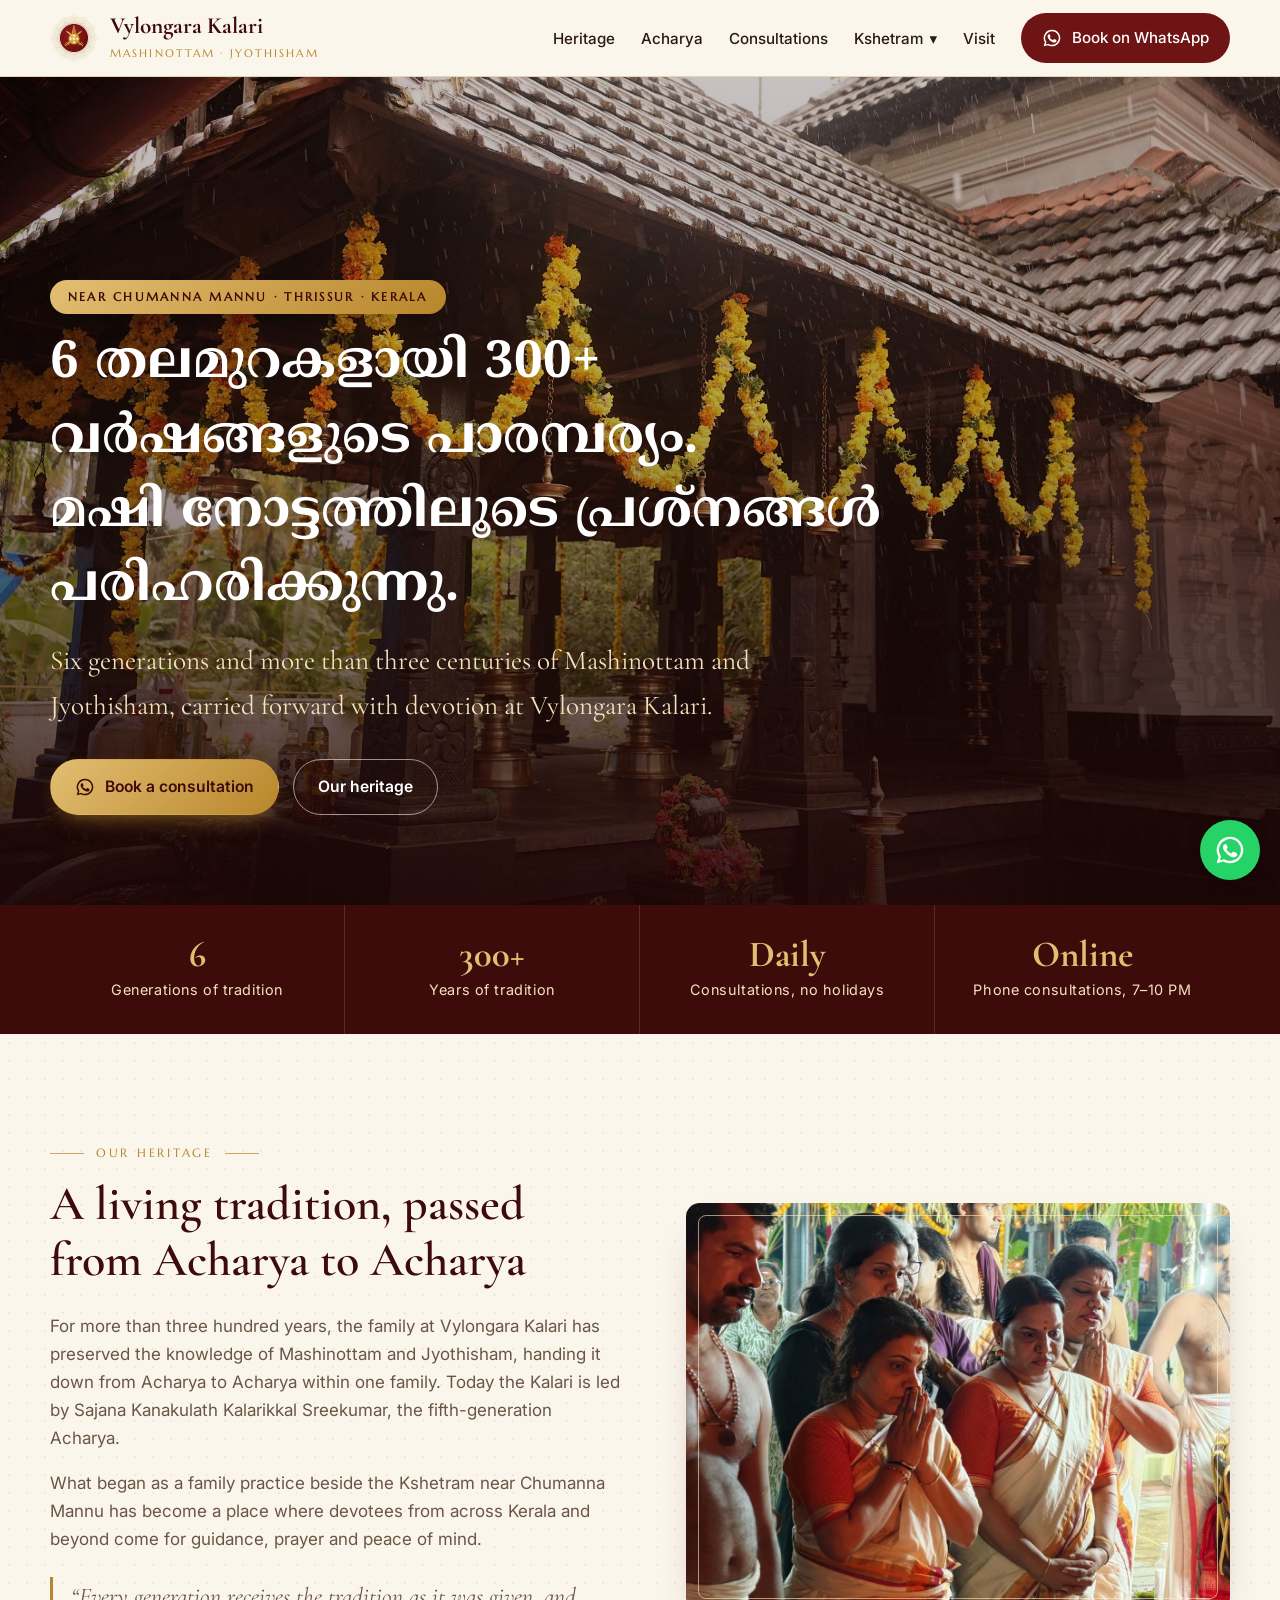
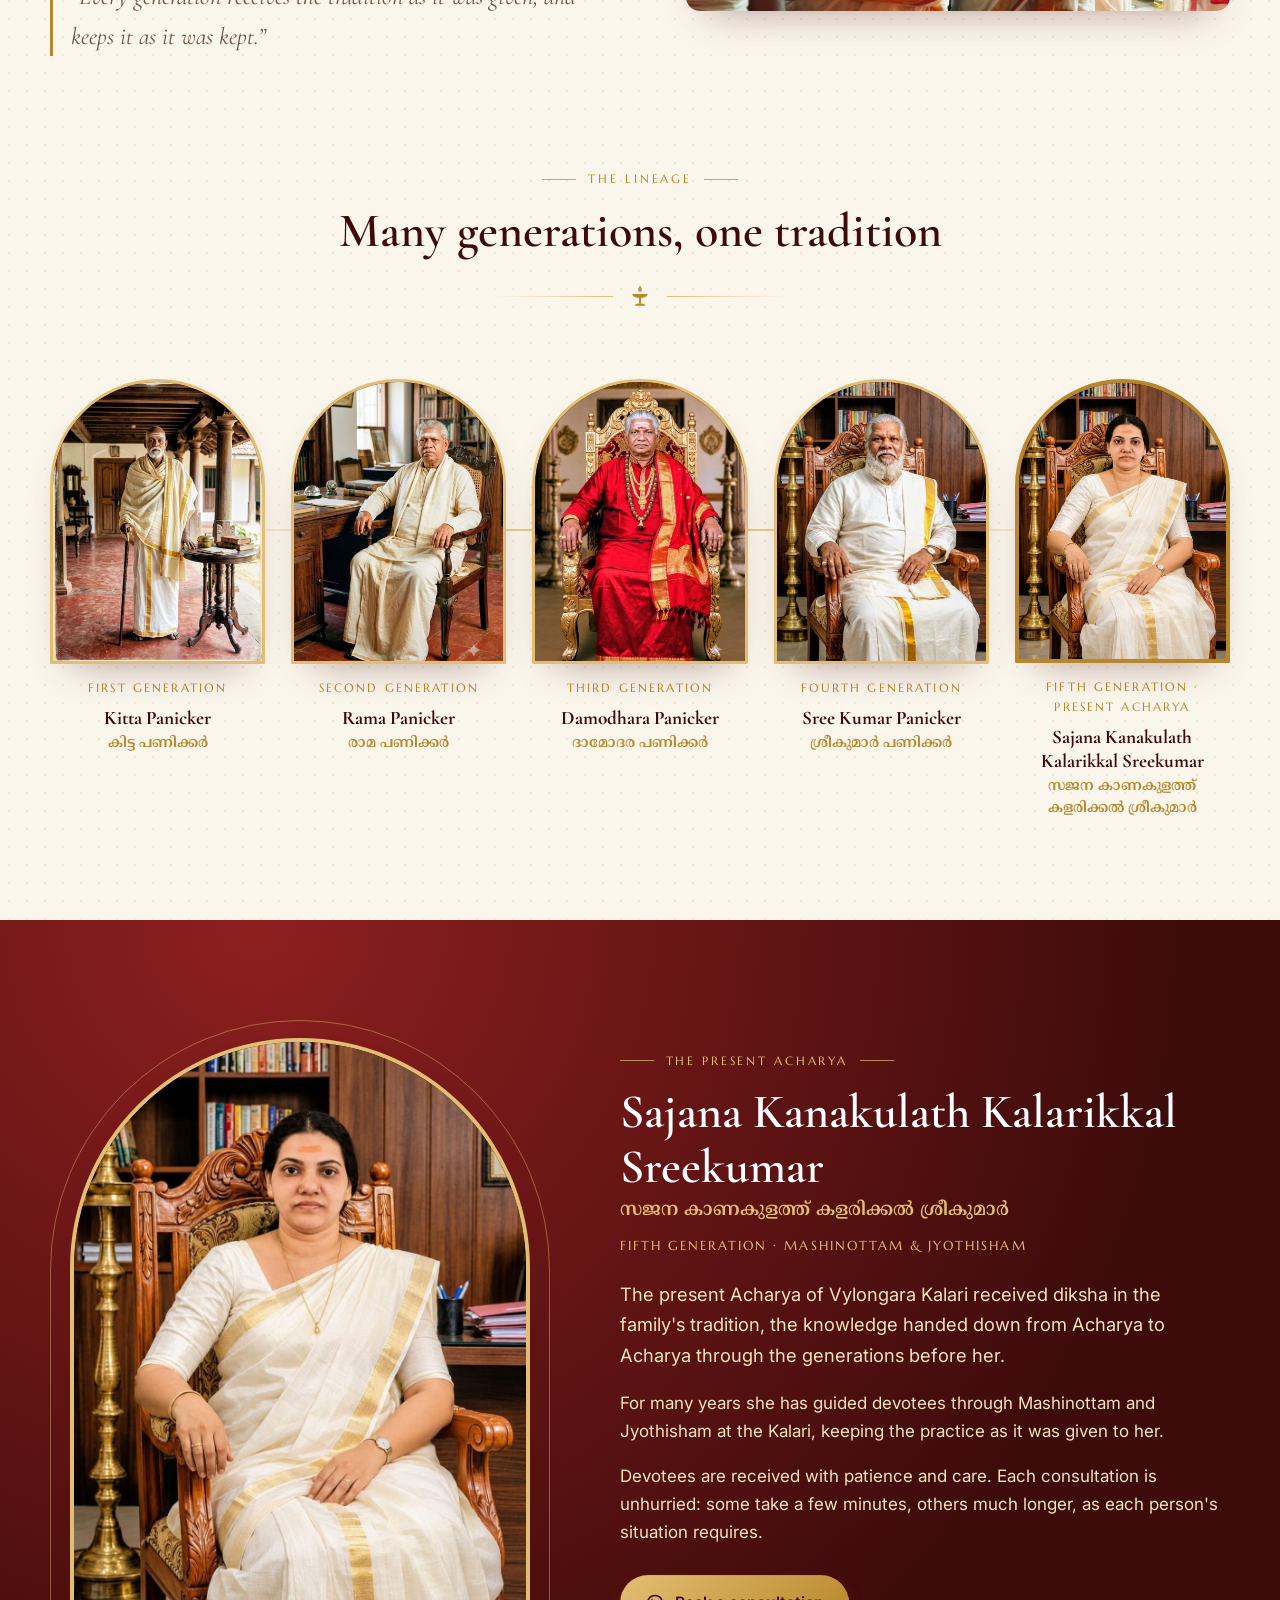
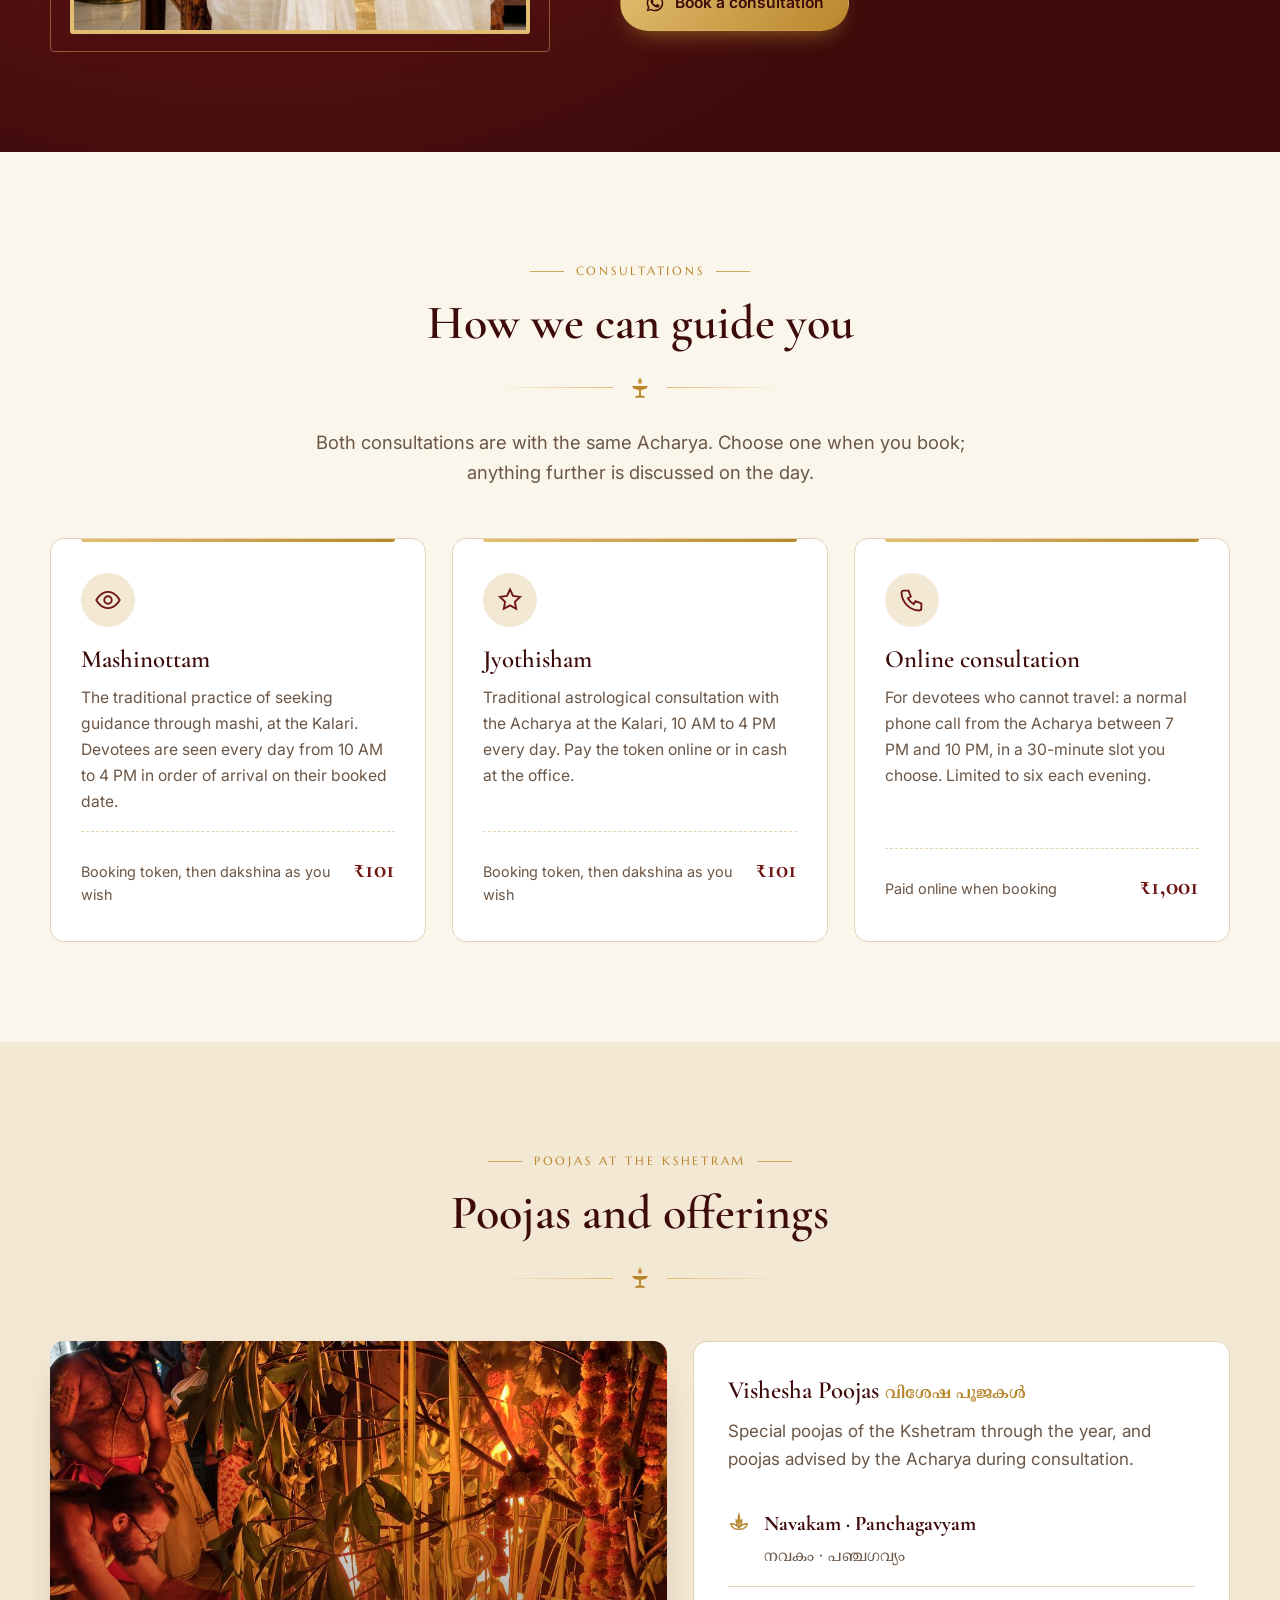
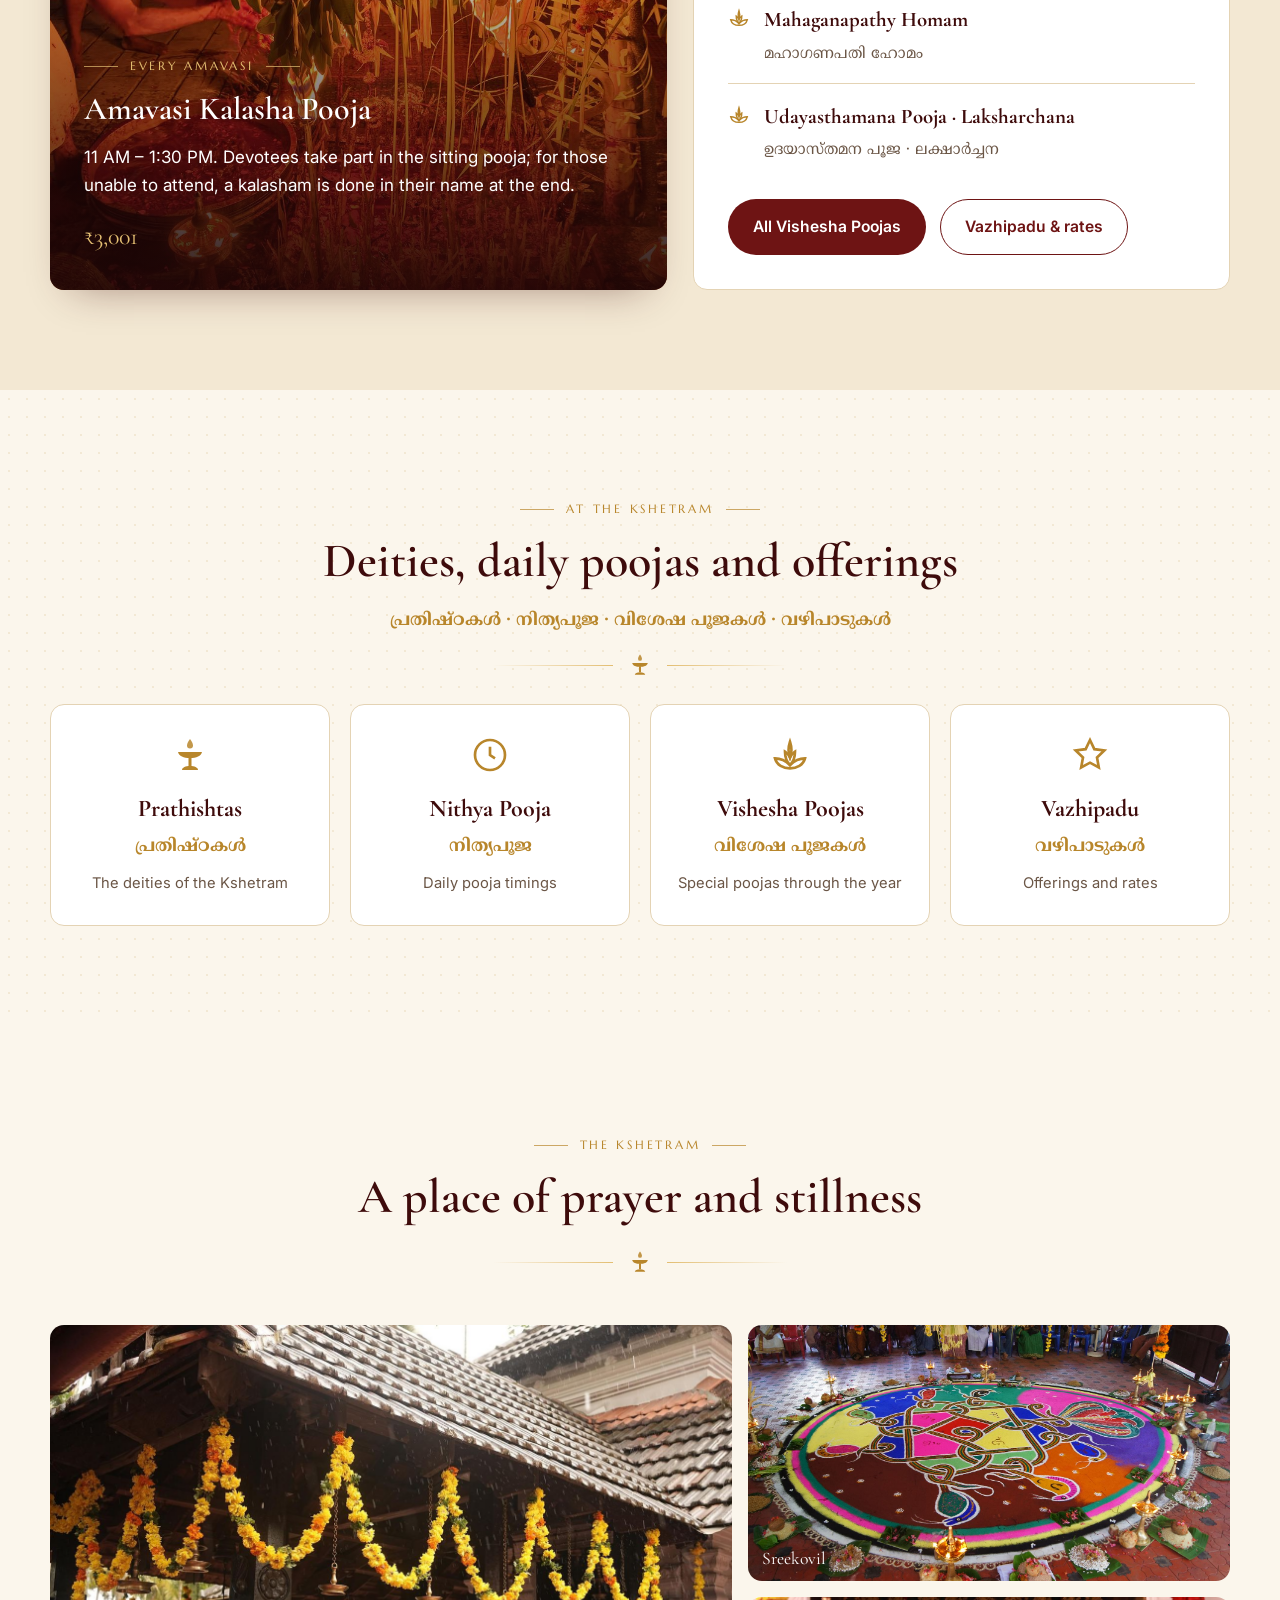
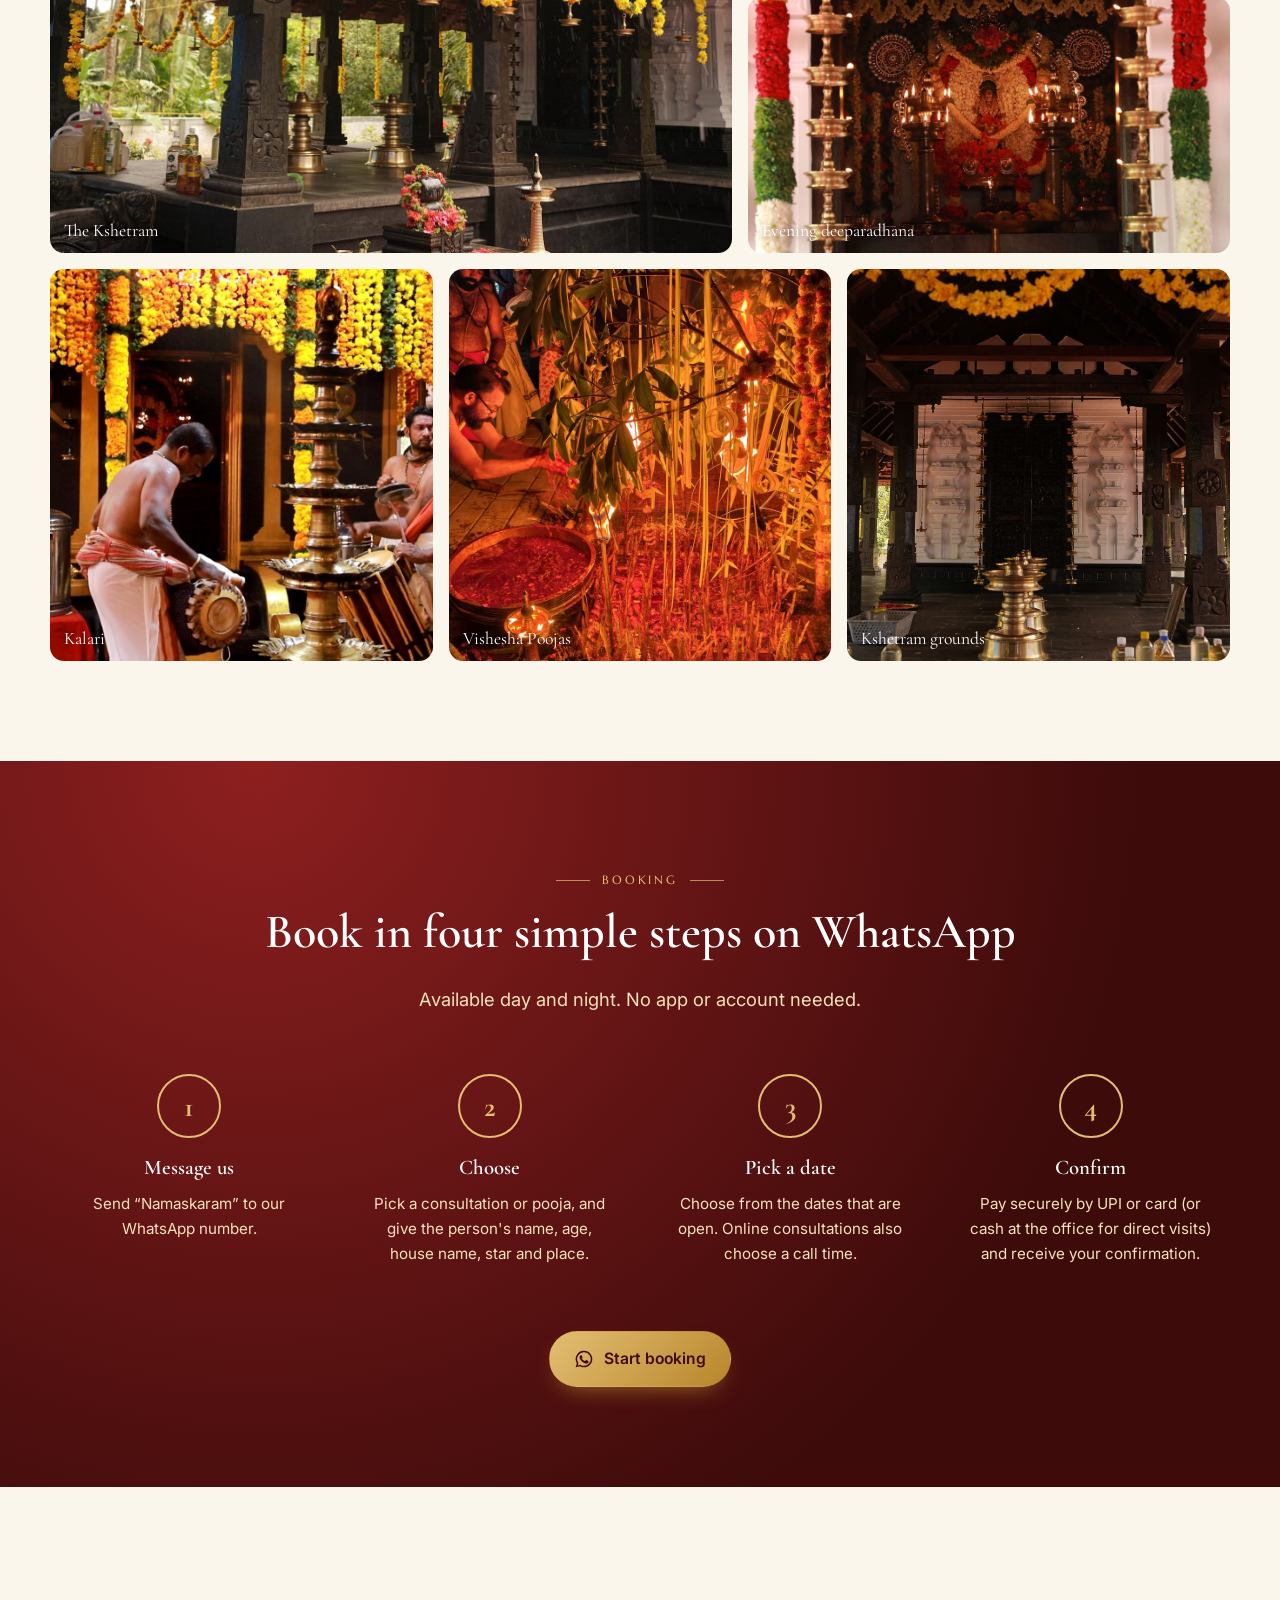
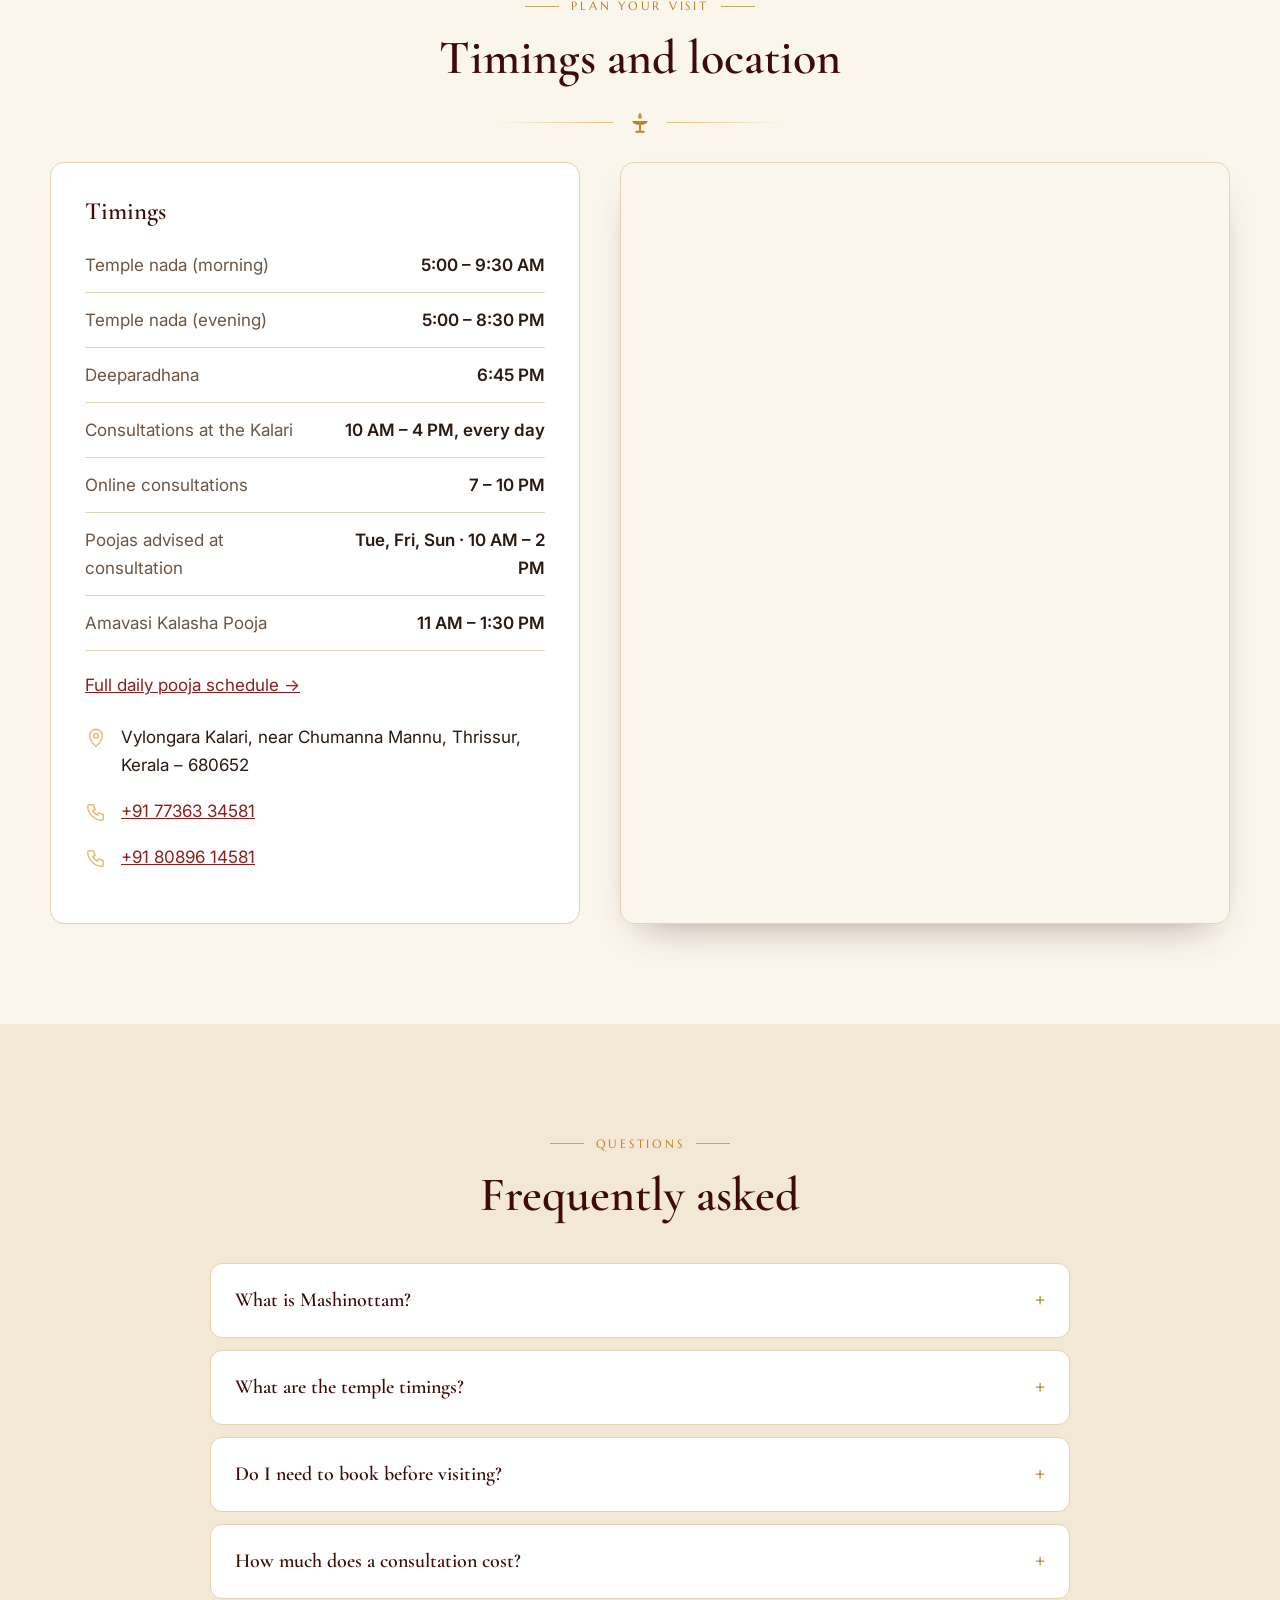
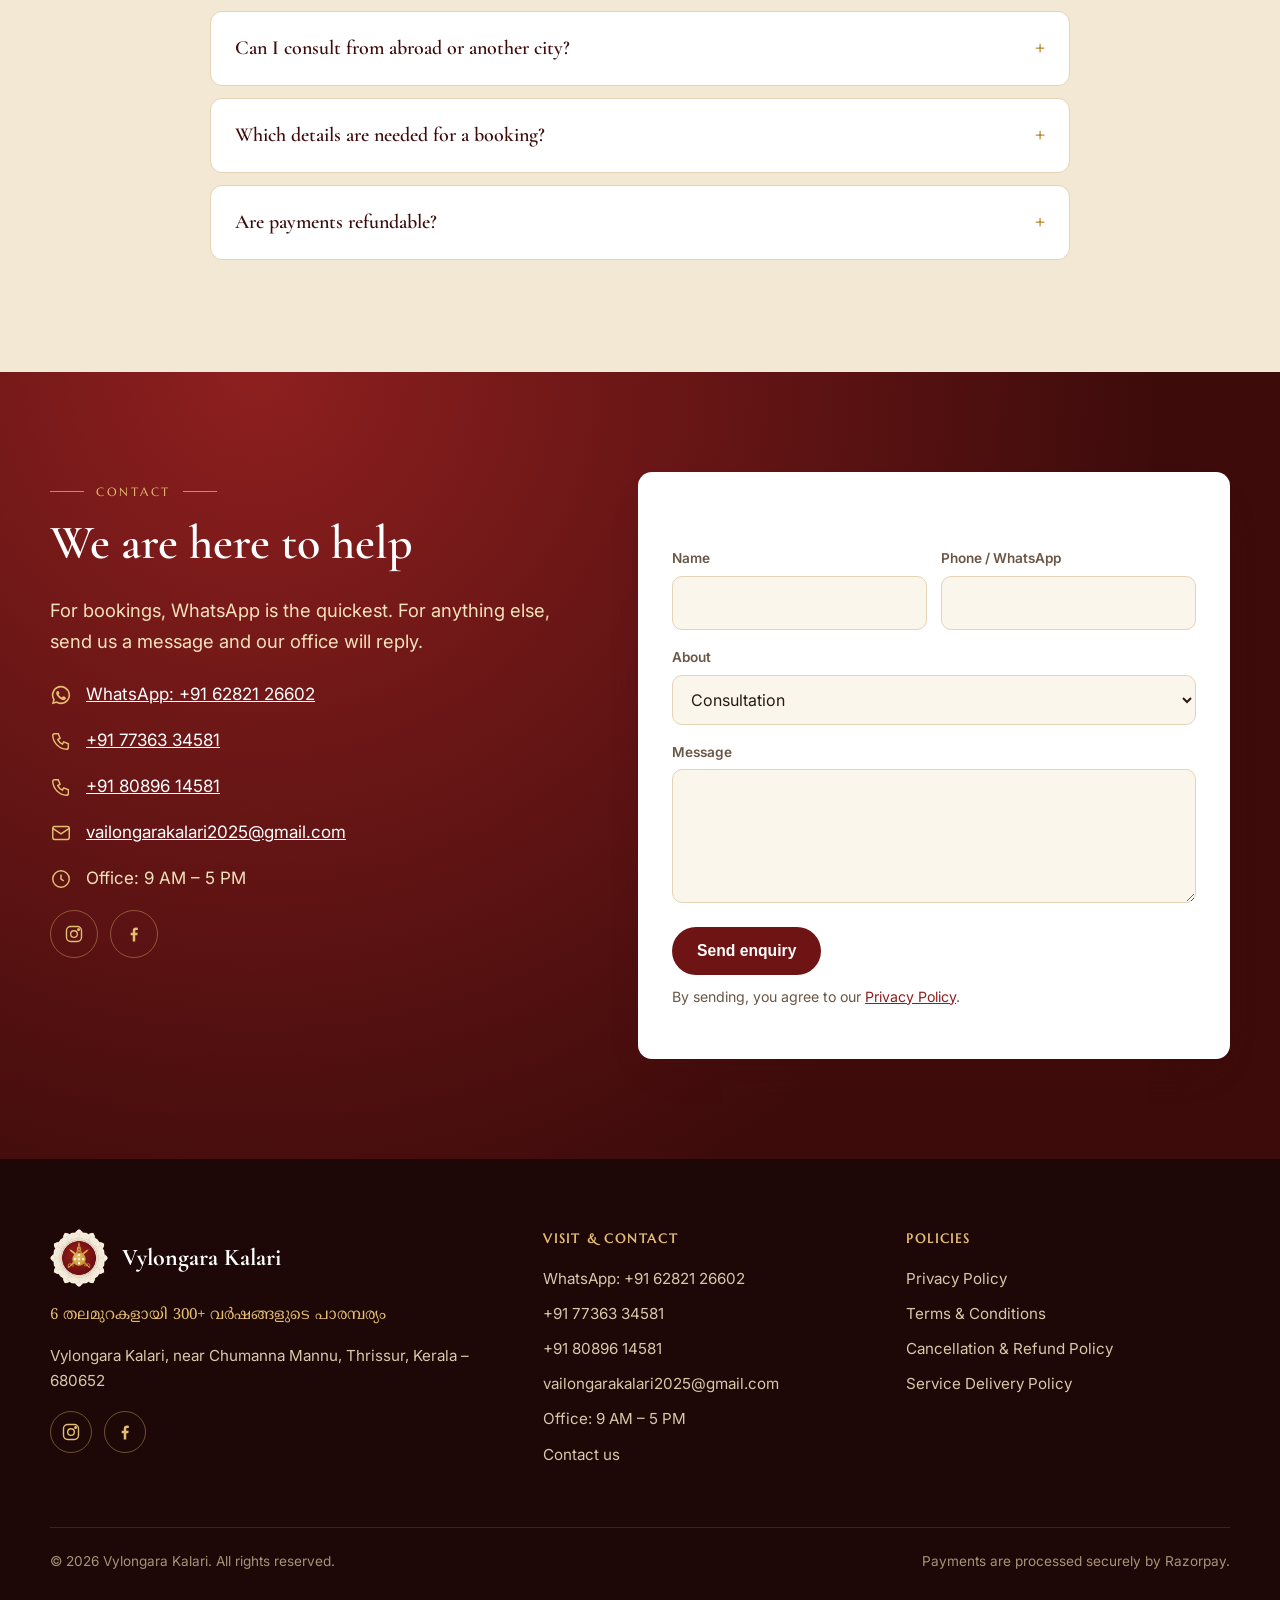
<file: index.html>
<!doctype html>
<html lang="en">
<head>
<meta charset="utf-8">
<meta name="viewport" content="width=device-width, initial-scale=1">
<title>Vylongara Kalari | Mashinottam & Jyothisham, Thrissur</title>
<meta name="description" content="Vylongara Kalari near Chumanna Mannu, Thrissur: six generations and 300+ years of Mashinottam and Jyothisham tradition. Book consultations and poojas on WhatsApp.">
<link rel="canonical" href="https://vailongarakalari.in/">
<meta property="og:type" content="website"><meta property="og:title" content="Vylongara Kalari | Mashinottam & Jyothisham, Thrissur"><meta property="og:description" content="Vylongara Kalari near Chumanna Mannu, Thrissur: six generations and 300+ years of Mashinottam and Jyothisham tradition. Book consultations and poojas on WhatsApp.">
<meta property="og:url" content="https://vailongarakalari.in/"><meta property="og:image" content="https://vailongarakalari.in/assets/img/og-image.jpg">
<meta name="theme-color" content="#6E1414">
<!-- Meta (Facebook) domain verification: paste the meta tag Meta gives you on the next line -->

<link rel="icon" type="image/png" href="/assets/img/favicon.png"><link rel="apple-touch-icon" href="/assets/img/apple-touch-icon.png">
<link rel="preconnect" href="https://fonts.googleapis.com"><link rel="preconnect" href="https://fonts.gstatic.com" crossorigin><link href="https://fonts.googleapis.com/css2?family=Cormorant+Garamond:ital,wght@0,500;0,600;0,700;1,500&family=Inter:wght@400;500;600&family=Marcellus&family=Noto+Serif+Malayalam:wght@600;700&display=swap" rel="stylesheet">
<link rel="stylesheet" href="/assets/css/style.css">

</head>
<body>
<a class="skip" href="#main">Skip to content</a>
<header class="site-header">
  <nav class="container nav" aria-label="Main">
    <a class="brand" href="/">
      <img src="/assets/img/logo.png" alt="" width="48" height="48">
      <span><span class="brand-name">Vylongara Kalari</span><span class="brand-sub">Mashinottam · Jyothisham</span></span>
    </a>
    <button class="nav-toggle" aria-label="Open menu" aria-expanded="false" aria-controls="menu"><svg viewBox="0 0 24 24" fill="none" stroke="currentColor" stroke-width="1.8" aria-hidden="true"><path d="M4 7h16M4 12h16M4 17h16"/></svg></button>
    <ul class="menu" id="menu">
      <li><a href="#heritage">Heritage</a></li>
      <li><a href="#acharya">Acharya</a></li>
      <li><a href="#services">Consultations</a></li>
      <li class="has-sub">
        <button class="sub-toggle" type="button" aria-expanded="false">Kshetram <span aria-hidden="true">▾</span></button>
        <ul class="submenu">
          <li><a href="/prathishtas.html">Prathishtas <span class="ml">പ്രതിഷ്ഠകൾ</span></a></li>
          <li><a href="/nithya-pooja.html">Nithya Pooja <span class="ml">നിത്യപൂജ</span></a></li>
          <li><a href="/vishesha-poojas.html">Vishesha Poojas <span class="ml">വിശേഷ പൂജകൾ</span></a></li>
          <li><a href="/vazhipadu.html">Vazhipadu <span class="ml">വഴിപാടുകൾ</span></a></li>
          <li><a href="#kshetram">Photos</a></li>
        </ul>
      </li>
      <li><a href="#visit">Visit</a></li>
      <li><a class="btn btn-maroon" href="https://wa.me/916282126602?text=Namaskaram" target="_blank" rel="noopener"><svg viewBox="0 0 24 24" fill="currentColor" aria-hidden="true"><path d="M12 2a10 10 0 0 0-8.6 15.1L2 22l5-1.3A10 10 0 1 0 12 2Zm0 18.2a8.2 8.2 0 0 1-4.2-1.1l-.3-.2-3 .8.8-2.9-.2-.3A8.2 8.2 0 1 1 12 20.2Zm4.5-6.1c-.2-.1-1.5-.7-1.7-.8s-.4-.1-.6.1-.7.8-.8 1-.3.2-.5.1a6.7 6.7 0 0 1-2-1.2 7.5 7.5 0 0 1-1.4-1.7c-.1-.2 0-.4.1-.5l.4-.4.2-.4v-.4l-.8-1.9c-.2-.5-.4-.4-.6-.4h-.5a1 1 0 0 0-.7.3 3 3 0 0 0-.9 2.2 5.2 5.2 0 0 0 1.1 2.7 11.8 11.8 0 0 0 4.5 4c1.7.7 2.3.8 3.2.6a2.7 2.7 0 0 0 1.8-1.2 2.2 2.2 0 0 0 .1-1.2c0-.1-.2-.2-.4-.3Z"/></svg> Book on WhatsApp</a></li>
    </ul>
  </nav>
</header>

<main id="main">
  <!-- HERO: replace /assets/img/kshetram/hero.jpg with a large photo of the Kshetram (2000×1200 or larger) -->
  <section class="hero" style="padding:0">
    <div class="hero-media"><img src="/assets/img/kshetram/hero.jpg" alt="Vylongara Kalari Kshetram" fetchpriority="high"></div>
    <div class="container hero-content">
      <span class="eyebrow">Near Chumanna Mannu · Thrissur · Kerala</span>
      <h1 class="hero-ml">6 തലമുറകളായി 300+ വർഷങ്ങളുടെ പാരമ്പര്യം.<br>മഷി നോട്ടത്തിലൂടെ പ്രശ്നങ്ങൾ പരിഹരിക്കുന്നു.</h1>
      <p class="hero-en">Six generations and more than three centuries of Mashinottam and Jyothisham, carried forward with devotion at Vylongara Kalari.</p>
      <div class="hero-actions">
        <a class="btn btn-gold" href="https://wa.me/916282126602?text=Namaskaram" target="_blank" rel="noopener"><svg viewBox="0 0 24 24" fill="currentColor" aria-hidden="true"><path d="M12 2a10 10 0 0 0-8.6 15.1L2 22l5-1.3A10 10 0 1 0 12 2Zm0 18.2a8.2 8.2 0 0 1-4.2-1.1l-.3-.2-3 .8.8-2.9-.2-.3A8.2 8.2 0 1 1 12 20.2Zm4.5-6.1c-.2-.1-1.5-.7-1.7-.8s-.4-.1-.6.1-.7.8-.8 1-.3.2-.5.1a6.7 6.7 0 0 1-2-1.2 7.5 7.5 0 0 1-1.4-1.7c-.1-.2 0-.4.1-.5l.4-.4.2-.4v-.4l-.8-1.9c-.2-.5-.4-.4-.6-.4h-.5a1 1 0 0 0-.7.3 3 3 0 0 0-.9 2.2 5.2 5.2 0 0 0 1.1 2.7 11.8 11.8 0 0 0 4.5 4c1.7.7 2.3.8 3.2.6a2.7 2.7 0 0 0 1.8-1.2 2.2 2.2 0 0 0 .1-1.2c0-.1-.2-.2-.4-.3Z"/></svg> Book a consultation</a>
        <a class="btn btn-ghost" href="#heritage">Our heritage</a>
      </div>
    </div>
  </section>

  <div class="stats">
    <div class="container">
      <div class="stat"><strong>6</strong><span>Generations of tradition</span></div>
      <div class="stat"><strong>300+</strong><span>Years of tradition</span></div>
      <div class="stat"><strong>Daily</strong><span>Consultations, no holidays</span></div>
      <div class="stat"><strong>Online</strong><span>Phone consultations, 7–10 PM</span></div>
    </div>
  </div>

  <!-- HERITAGE -->
  <section id="heritage" class="pattern">
    <div class="container">
      <div class="split">
        <div class="heritage-text reveal">
          <span class="eyebrow">Our heritage</span>
          <h2>A living tradition, passed from Acharya to Acharya</h2>
          <!-- EDIT: replace with the Kalari's own history when received -->
          <p>For more than three hundred years, the family at Vylongara Kalari has preserved the knowledge of Mashinottam and Jyothisham, handing it down from Acharya to Acharya within one family. Today the Kalari is led by Sajana Kanakulath Kalarikkal Sreekumar, the fifth-generation Acharya.</p>
          <p>What began as a family practice beside the Kshetram near Chumanna Mannu has become a place where devotees from across Kerala and beyond come for guidance, prayer and peace of mind.</p>
          <p class="quote">“Every generation receives the tradition as it was given, and keeps it as it was kept.”</p>
        </div>
        <div class="wide-img reveal"><img src="/assets/img/heritage.jpg" alt="Devotees in prayer at Vylongara Kalari" loading="lazy"></div>
      </div>
      <div class="center" style="margin-top:80px">
        <span class="eyebrow">The lineage</span>
        <h2>Many generations, one tradition</h2>
        <div class="divider"><svg viewBox="0 0 40 40" fill="currentColor" aria-hidden="true"><path d="M20 4c2.2 3 3 5 3 6.6A3 3 0 0 1 17 10.6C17 9 17.8 7 20 4z" opacity=".85"/><path d="M8 17h24c-1 4-5.5 6-12 6S9 21 8 17z"/><rect x="18.5" y="23" width="3" height="8"/><path d="M12 35c0-2.5 3.6-4 8-4s8 1.5 8 4z"/></svg></div>
      </div>
      <div class="lineage">
      <div class="gen reveal">
        <div class="arch"><img src="/assets/img/lineage/generation-1.jpg" alt="Kitta Panicker, first generation Acharya of Vylongara Kalari" loading="lazy"></div>
        <span class="num">First generation</span>
        <h4>Kitta Panicker</h4>
        <p class="ml">കിട്ട പണിക്കർ</p>
      </div>
      <div class="gen reveal">
        <div class="arch"><img src="/assets/img/lineage/generation-2.jpg" alt="Rama Panicker, second generation Acharya of Vylongara Kalari" loading="lazy"></div>
        <span class="num">Second generation</span>
        <h4>Rama Panicker</h4>
        <p class="ml">രാമ പണിക്കർ</p>
      </div>
      <div class="gen reveal">
        <div class="arch"><img src="/assets/img/lineage/generation-3.jpg" alt="Damodhara Panicker, third generation Acharya of Vylongara Kalari" loading="lazy"></div>
        <span class="num">Third generation</span>
        <h4>Damodhara Panicker</h4>
        <p class="ml">ദാമോദര പണിക്കർ</p>
      </div>
      <div class="gen reveal">
        <div class="arch"><img src="/assets/img/lineage/generation-4.jpg" alt="Sree Kumar Panicker, fourth generation Acharya of Vylongara Kalari" loading="lazy"></div>
        <span class="num">Fourth generation</span>
        <h4>Sree Kumar Panicker</h4>
        <p class="ml">ശ്രീകുമാർ പണിക്കർ</p>
      </div>
      <div class="gen current reveal">
        <div class="arch"><img src="/assets/img/lineage/generation-5.jpg" alt="Sajana Kanakulath Kalarikkal Sreekumar, fifth generation Acharya of Vylongara Kalari" loading="lazy"></div>
        <span class="num">Fifth generation · Present Acharya</span>
        <h4>Sajana Kanakulath Kalarikkal Sreekumar</h4>
        <p class="ml">സജന കാണകുളത്ത് കളരിക്കൽ ശ്രീകുമാർ</p>
      </div>
      </div>
    </div>
  </section>

  <!-- MAIN ACHARYA -->
  <section id="acharya" class="bg-maroon">
    <div class="container acharya">
      <div class="acharya-frame reveal">
        <!-- Replace /assets/img/acharya-main.jpg with a portrait of the present Acharya (1000×1300, portrait) -->
        <div class="arch"><img src="/assets/img/acharya-main.jpg" alt="Sajana Kanakulath Kalarikkal Sreekumar, present Acharya of Vylongara Kalari" loading="lazy"></div>
      </div>
      <div class="reveal">
        <span class="eyebrow" style="color:var(--gold-soft)">The present Acharya</span>
        <h2>Sajana Kanakulath Kalarikkal Sreekumar</h2>
        <p class="ml acharya-ml">സജന കാണകുളത്ത് കളരിക്കൽ ശ്രീകുമാർ</p>
        <p class="role">Fifth generation · Mashinottam &amp; Jyothisham</p>
        <p class="lead">The present Acharya of Vylongara Kalari received diksha in the family's tradition, the knowledge handed down from Acharya to Acharya through the generations before her.</p>
        <p>For many years she has guided devotees through Mashinottam and Jyothisham at the Kalari, keeping the practice as it was given to her.</p>
        <p>Devotees are received with patience and care. Each consultation is unhurried: some take a few minutes, others much longer, as each person's situation requires.</p>
        <a class="btn btn-gold" href="https://wa.me/916282126602?text=Namaskaram" target="_blank" rel="noopener" style="margin-top:12px"><svg viewBox="0 0 24 24" fill="currentColor" aria-hidden="true"><path d="M12 2a10 10 0 0 0-8.6 15.1L2 22l5-1.3A10 10 0 1 0 12 2Zm0 18.2a8.2 8.2 0 0 1-4.2-1.1l-.3-.2-3 .8.8-2.9-.2-.3A8.2 8.2 0 1 1 12 20.2Zm4.5-6.1c-.2-.1-1.5-.7-1.7-.8s-.4-.1-.6.1-.7.8-.8 1-.3.2-.5.1a6.7 6.7 0 0 1-2-1.2 7.5 7.5 0 0 1-1.4-1.7c-.1-.2 0-.4.1-.5l.4-.4.2-.4v-.4l-.8-1.9c-.2-.5-.4-.4-.6-.4h-.5a1 1 0 0 0-.7.3 3 3 0 0 0-.9 2.2 5.2 5.2 0 0 0 1.1 2.7 11.8 11.8 0 0 0 4.5 4c1.7.7 2.3.8 3.2.6a2.7 2.7 0 0 0 1.8-1.2 2.2 2.2 0 0 0 .1-1.2c0-.1-.2-.2-.4-.3Z"/></svg> Book a consultation</a>
      </div>
    </div>
  </section>

  <!-- SERVICES -->
  <section id="services">
    <div class="container">
      <div class="center">
        <span class="eyebrow">Consultations</span>
        <h2>How we can guide you</h2>
        <div class="divider"><svg viewBox="0 0 40 40" fill="currentColor" aria-hidden="true"><path d="M20 4c2.2 3 3 5 3 6.6A3 3 0 0 1 17 10.6C17 9 17.8 7 20 4z" opacity=".85"/><path d="M8 17h24c-1 4-5.5 6-12 6S9 21 8 17z"/><rect x="18.5" y="23" width="3" height="8"/><path d="M12 35c0-2.5 3.6-4 8-4s8 1.5 8 4z"/></svg></div>
        <p class="lead">Both consultations are with the same Acharya. Choose one when you book; anything further is discussed on the day.</p>
      </div>
      <div class="cards">
        <article class="card reveal">
          <div class="icon"><svg viewBox="0 0 24 24" fill="none" stroke="currentColor" stroke-width="1.6" aria-hidden="true"><path d="M2 12s3.6-7 10-7 10 7 10 7-3.6 7-10 7S2 12 2 12Z"/><circle cx="12" cy="12" r="3.2"/></svg></div>
          <h3>Mashinottam</h3>
          <p>The traditional practice of seeking guidance through mashi, at the Kalari. Devotees are seen every day from 10 AM to 4 PM in order of arrival on their booked date.</p>
          <div class="meta"><span>Booking token, then dakshina as you wish</span><span class="price">₹101</span></div>
        </article>
        <article class="card reveal">
          <div class="icon"><svg viewBox="0 0 24 24" fill="none" stroke="currentColor" stroke-width="1.6" aria-hidden="true"><path d="m12 3 2.6 5.5 6 .8-4.4 4.2 1.1 6L12 16.6 6.7 19.5l1.1-6L3.4 9.3l6-.8L12 3Z"/></svg></div>
          <h3>Jyothisham</h3>
          <p>Traditional astrological consultation with the Acharya at the Kalari, 10 AM to 4 PM every day. Pay the token online or in cash at the office.</p>
          <div class="meta"><span>Booking token, then dakshina as you wish</span><span class="price">₹101</span></div>
        </article>
        <article class="card reveal">
          <div class="icon"><svg viewBox="0 0 24 24" fill="none" stroke="currentColor" stroke-width="1.6" aria-hidden="true"><path d="M5 4h4l2 5-2.5 1.5a11 11 0 0 0 5 5L15 13l5 2v4a2 2 0 0 1-2 2A16 16 0 0 1 3 6a2 2 0 0 1 2-2Z"/></svg></div>
          <h3>Online consultation</h3>
          <p>For devotees who cannot travel: a normal phone call from the Acharya between 7 PM and 10 PM, in a 30-minute slot you choose. Limited to six each evening.</p>
          <div class="meta"><span>Paid online when booking</span><span class="price">₹1,001</span></div>
        </article>
      </div>
    </div>
  </section>

  <!-- POOJAS -->
  <section id="poojas" class="bg-sand">
    <div class="container">
      <div class="center">
        <span class="eyebrow">Poojas at the Kshetram</span>
        <h2>Poojas and offerings</h2>
        <div class="divider"><svg viewBox="0 0 40 40" fill="currentColor" aria-hidden="true"><path d="M20 4c2.2 3 3 5 3 6.6A3 3 0 0 1 17 10.6C17 9 17.8 7 20 4z" opacity=".85"/><path d="M8 17h24c-1 4-5.5 6-12 6S9 21 8 17z"/><rect x="18.5" y="23" width="3" height="8"/><path d="M12 35c0-2.5 3.6-4 8-4s8 1.5 8 4z"/></svg></div>
      </div>
      <div class="pooja-grid">
        <article class="pooja-feature reveal">
          <img src="/assets/img/kshetram/kshetram-5.jpg" alt="A vishesha pooja at Vylongara Kalari" loading="lazy">
          <div class="inner">
            <span class="eyebrow" style="color:var(--gold-soft)">Every Amavasi</span>
            <h3>Amavasi Kalasha Pooja</h3>
            <p>11 AM – 1:30 PM. Devotees take part in the sitting pooja; for those unable to attend, a kalasham is done in their name at the end.</p>
            <span class="price">₹3,001</span>
          </div>
        </article>
        <div class="pooja-list reveal">
          <h3>Vishesha Poojas <span class="ml" style="font-size:1rem;color:var(--gold)">വിശേഷ പൂജകൾ</span></h3>
          <p style="color:var(--muted)">Special poojas of the Kshetram through the year, and poojas advised by the Acharya during consultation.</p>
          <ul>
            <li><svg viewBox="0 0 24 24" fill="none" stroke="currentColor" stroke-width="1.6" aria-hidden="true"><path d="M12 20c-4 0-8-2-9-6 3 0 6 1 9 4 3-3 6-4 9-4-1 4-5 6-9 6Z"/><path d="M12 18c-2-2-3-5-3-8 1.5 1 2.5 2 3 3.5.5-1.5 1.5-2.5 3-3.5 0 3-1 6-3 8Z"/><path d="M12 13.5C11 11 11 7 12 4c1 3 1 7 0 9.5Z"/></svg><div><strong>Navakam · Panchagavyam</strong><span class="ml">നവകം · പഞ്ചഗവ്യം</span></div></li>
            <li><svg viewBox="0 0 24 24" fill="none" stroke="currentColor" stroke-width="1.6" aria-hidden="true"><path d="M12 20c-4 0-8-2-9-6 3 0 6 1 9 4 3-3 6-4 9-4-1 4-5 6-9 6Z"/><path d="M12 18c-2-2-3-5-3-8 1.5 1 2.5 2 3 3.5.5-1.5 1.5-2.5 3-3.5 0 3-1 6-3 8Z"/><path d="M12 13.5C11 11 11 7 12 4c1 3 1 7 0 9.5Z"/></svg><div><strong>Mahaganapathy Homam</strong><span class="ml">മഹാഗണപതി ഹോമം</span></div></li>
            <li><svg viewBox="0 0 24 24" fill="none" stroke="currentColor" stroke-width="1.6" aria-hidden="true"><path d="M12 20c-4 0-8-2-9-6 3 0 6 1 9 4 3-3 6-4 9-4-1 4-5 6-9 6Z"/><path d="M12 18c-2-2-3-5-3-8 1.5 1 2.5 2 3 3.5.5-1.5 1.5-2.5 3-3.5 0 3-1 6-3 8Z"/><path d="M12 13.5C11 11 11 7 12 4c1 3 1 7 0 9.5Z"/></svg><div><strong>Udayasthamana Pooja · Laksharchana</strong><span class="ml">ഉദയാസ്തമന പൂജ · ലക്ഷാർച്ചന</span></div></li>
          </ul>
          <div class="hero-actions" style="margin-top:20px">
            <a class="btn btn-maroon" href="/vishesha-poojas.html">All Vishesha Poojas</a>
            <a class="btn btn-outline" href="/vazhipadu.html">Vazhipadu &amp; rates</a>
          </div>
        </div>
      </div>
    </div>
  </section>

  <!-- AT THE KSHETRAM: links to the dedicated pages -->
  <section class="pattern">
    <div class="container">
      <div class="center">
        <span class="eyebrow">At the Kshetram</span>
        <h2>Deities, daily poojas and offerings</h2>
        <p class="ml" style="color:var(--gold);font-weight:700;margin-top:-6px">പ്രതിഷ്ഠകൾ · നിത്യപൂജ · വിശേഷ പൂജകൾ · വഴിപാടുകൾ</p>
        <div class="divider"><svg viewBox="0 0 40 40" fill="currentColor" aria-hidden="true"><path d="M20 4c2.2 3 3 5 3 6.6A3 3 0 0 1 17 10.6C17 9 17.8 7 20 4z" opacity=".85"/><path d="M8 17h24c-1 4-5.5 6-12 6S9 21 8 17z"/><rect x="18.5" y="23" width="3" height="8"/><path d="M12 35c0-2.5 3.6-4 8-4s8 1.5 8 4z"/></svg></div>
      </div>
      <div class="link-cards">
        <a class="link-card reveal" href="/prathishtas.html"><svg viewBox="0 0 40 40" fill="currentColor" aria-hidden="true"><path d="M20 4c2.2 3 3 5 3 6.6A3 3 0 0 1 17 10.6C17 9 17.8 7 20 4z" opacity=".85"/><path d="M8 17h24c-1 4-5.5 6-12 6S9 21 8 17z"/><rect x="18.5" y="23" width="3" height="8"/><path d="M12 35c0-2.5 3.6-4 8-4s8 1.5 8 4z"/></svg><strong>Prathishtas</strong><span class="ml">പ്രതിഷ്ഠകൾ</span><em>The deities of the Kshetram</em></a>
        <a class="link-card reveal" href="/nithya-pooja.html"><svg viewBox="0 0 24 24" fill="none" stroke="currentColor" stroke-width="1.6" aria-hidden="true"><circle cx="12" cy="12" r="9"/><path d="M12 7v5l3 2"/></svg><strong>Nithya Pooja</strong><span class="ml">നിത്യപൂജ</span><em>Daily pooja timings</em></a>
        <a class="link-card reveal" href="/vishesha-poojas.html"><svg viewBox="0 0 24 24" fill="none" stroke="currentColor" stroke-width="1.6" aria-hidden="true"><path d="M12 20c-4 0-8-2-9-6 3 0 6 1 9 4 3-3 6-4 9-4-1 4-5 6-9 6Z"/><path d="M12 18c-2-2-3-5-3-8 1.5 1 2.5 2 3 3.5.5-1.5 1.5-2.5 3-3.5 0 3-1 6-3 8Z"/><path d="M12 13.5C11 11 11 7 12 4c1 3 1 7 0 9.5Z"/></svg><strong>Vishesha Poojas</strong><span class="ml">വിശേഷ പൂജകൾ</span><em>Special poojas through the year</em></a>
        <a class="link-card reveal" href="/vazhipadu.html"><svg viewBox="0 0 24 24" fill="none" stroke="currentColor" stroke-width="1.6" aria-hidden="true"><path d="m12 3 2.6 5.5 6 .8-4.4 4.2 1.1 6L12 16.6 6.7 19.5l1.1-6L3.4 9.3l6-.8L12 3Z"/></svg><strong>Vazhipadu</strong><span class="ml">വഴിപാടുകൾ</span><em>Offerings and rates</em></a>
      </div>
    </div>
  </section>

  <!-- KSHETRAM GALLERY: replace kshetram-1.jpg … kshetram-6.jpg -->
  <section id="kshetram">
    <div class="container">
      <div class="center">
        <span class="eyebrow">The Kshetram</span>
        <h2>A place of prayer and stillness</h2>
        <div class="divider"><svg viewBox="0 0 40 40" fill="currentColor" aria-hidden="true"><path d="M20 4c2.2 3 3 5 3 6.6A3 3 0 0 1 17 10.6C17 9 17.8 7 20 4z" opacity=".85"/><path d="M8 17h24c-1 4-5.5 6-12 6S9 21 8 17z"/><rect x="18.5" y="23" width="3" height="8"/><path d="M12 35c0-2.5 3.6-4 8-4s8 1.5 8 4z"/></svg></div>
      </div>
      <div class="gallery">
      <figure class="g1" style="margin:0"><button type="button" data-full="/assets/img/kshetram/kshetram-1.jpg" aria-label="Open photo: The Kshetram"><img src="/assets/img/kshetram/kshetram-1.jpg" alt="The Kshetram, Vylongara Kalari" loading="lazy"><figcaption>The Kshetram</figcaption></button></figure>
      <figure class="g2" style="margin:0"><button type="button" data-full="/assets/img/kshetram/kshetram-2.jpg" aria-label="Open photo: Sreekovil"><img src="/assets/img/kshetram/kshetram-2.jpg" alt="Sreekovil, Vylongara Kalari" loading="lazy"><figcaption>Sreekovil</figcaption></button></figure>
      <figure class="g3" style="margin:0"><button type="button" data-full="/assets/img/kshetram/kshetram-3.jpg" aria-label="Open photo: Evening deeparadhana"><img src="/assets/img/kshetram/kshetram-3.jpg" alt="Evening deeparadhana, Vylongara Kalari" loading="lazy"><figcaption>Evening deeparadhana</figcaption></button></figure>
      <figure class="g4" style="margin:0"><button type="button" data-full="/assets/img/kshetram/kshetram-4.jpg" aria-label="Open photo: Kalari"><img src="/assets/img/kshetram/kshetram-4.jpg" alt="Kalari, Vylongara Kalari" loading="lazy"><figcaption>Kalari</figcaption></button></figure>
      <figure class="g5" style="margin:0"><button type="button" data-full="/assets/img/kshetram/kshetram-5.jpg" aria-label="Open photo: Vishesha Poojas"><img src="/assets/img/kshetram/kshetram-5.jpg" alt="Vishesha Poojas, Vylongara Kalari" loading="lazy"><figcaption>Vishesha Poojas</figcaption></button></figure>
      <figure class="g6" style="margin:0"><button type="button" data-full="/assets/img/kshetram/kshetram-6.jpg" aria-label="Open photo: Kshetram grounds"><img src="/assets/img/kshetram/kshetram-6.jpg" alt="Kshetram grounds, Vylongara Kalari" loading="lazy"><figcaption>Kshetram grounds</figcaption></button></figure>
      </div>
    </div>
  </section>

  <!-- HOW TO BOOK -->
  <section class="bg-maroon">
    <div class="container">
      <div class="center">
        <span class="eyebrow" style="color:var(--gold-soft)">Booking</span>
        <h2>Book in four simple steps on WhatsApp</h2>
        <p class="lead">Available day and night. No app or account needed.</p>
      </div>
      <div class="steps">
        <div class="step"><h3>Message us</h3><p>Send “Namaskaram” to our WhatsApp number.</p></div>
        <div class="step"><h3>Choose</h3><p>Pick a consultation or pooja, and give the person's name, age, house name, star and place.</p></div>
        <div class="step"><h3>Pick a date</h3><p>Choose from the dates that are open. Online consultations also choose a call time.</p></div>
        <div class="step"><h3>Confirm</h3><p>Pay securely by UPI or card (or cash at the office for direct visits) and receive your confirmation.</p></div>
      </div>
      <div class="center" style="margin-top:40px"><a class="btn btn-gold" href="https://wa.me/916282126602?text=Namaskaram" target="_blank" rel="noopener"><svg viewBox="0 0 24 24" fill="currentColor" aria-hidden="true"><path d="M12 2a10 10 0 0 0-8.6 15.1L2 22l5-1.3A10 10 0 1 0 12 2Zm0 18.2a8.2 8.2 0 0 1-4.2-1.1l-.3-.2-3 .8.8-2.9-.2-.3A8.2 8.2 0 1 1 12 20.2Zm4.5-6.1c-.2-.1-1.5-.7-1.7-.8s-.4-.1-.6.1-.7.8-.8 1-.3.2-.5.1a6.7 6.7 0 0 1-2-1.2 7.5 7.5 0 0 1-1.4-1.7c-.1-.2 0-.4.1-.5l.4-.4.2-.4v-.4l-.8-1.9c-.2-.5-.4-.4-.6-.4h-.5a1 1 0 0 0-.7.3 3 3 0 0 0-.9 2.2 5.2 5.2 0 0 0 1.1 2.7 11.8 11.8 0 0 0 4.5 4c1.7.7 2.3.8 3.2.6a2.7 2.7 0 0 0 1.8-1.2 2.2 2.2 0 0 0 .1-1.2c0-.1-.2-.2-.4-.3Z"/></svg> Start booking</a></div>
    </div>
  </section>

  <!-- VISIT -->
  <section id="visit">
    <div class="container">
      <div class="center">
        <span class="eyebrow">Plan your visit</span>
        <h2>Timings and location</h2>
        <div class="divider"><svg viewBox="0 0 40 40" fill="currentColor" aria-hidden="true"><path d="M20 4c2.2 3 3 5 3 6.6A3 3 0 0 1 17 10.6C17 9 17.8 7 20 4z" opacity=".85"/><path d="M8 17h24c-1 4-5.5 6-12 6S9 21 8 17z"/><rect x="18.5" y="23" width="3" height="8"/><path d="M12 35c0-2.5 3.6-4 8-4s8 1.5 8 4z"/></svg></div>
      </div>
      <div class="visit">
        <div class="timings reveal">
          <h3>Timings</h3>
          <table>
            <tr><td>Temple nada (morning)</td><td>5:00 – 9:30 AM</td></tr>
            <tr><td>Temple nada (evening)</td><td>5:00 – 8:30 PM</td></tr>
            <tr><td>Deeparadhana</td><td>6:45 PM</td></tr>
            <tr><td>Consultations at the Kalari</td><td>10 AM – 4 PM, every day</td></tr>
            <tr><td>Online consultations</td><td>7 – 10 PM</td></tr>
            <tr><td>Poojas advised at consultation</td><td>Tue, Fri, Sun · 10 AM – 2 PM</td></tr>
            <tr><td>Amavasi Kalasha Pooja</td><td>11 AM – 1:30 PM</td></tr>
          </table>
          <p><a href="/nithya-pooja.html">Full daily pooja schedule →</a></p>
          <ul class="contact-list" style="color:var(--ink)">
            <li><svg viewBox="0 0 24 24" fill="none" stroke="currentColor" stroke-width="1.6" aria-hidden="true"><path d="M12 21s-7-6.2-7-11.5a7 7 0 0 1 14 0C19 14.8 12 21 12 21Z"/><circle cx="12" cy="9.5" r="2.5"/></svg><span>Vylongara Kalari, near Chumanna Mannu, Thrissur, Kerala – 680652</span></li>
            <li><svg viewBox="0 0 24 24" fill="none" stroke="currentColor" stroke-width="1.6" aria-hidden="true"><path d="M5 4h4l2 5-2.5 1.5a11 11 0 0 0 5 5L15 13l5 2v4a2 2 0 0 1-2 2A16 16 0 0 1 3 6a2 2 0 0 1 2-2Z"/></svg><a href="tel:+917736334581">+91 77363 34581</a></li><li><svg viewBox="0 0 24 24" fill="none" stroke="currentColor" stroke-width="1.6" aria-hidden="true"><path d="M5 4h4l2 5-2.5 1.5a11 11 0 0 0 5 5L15 13l5 2v4a2 2 0 0 1-2 2A16 16 0 0 1 3 6a2 2 0 0 1 2-2Z"/></svg><a href="tel:+918089614581">+91 80896 14581</a></li>
          </ul>
        </div>
        <div class="map reveal">
          <iframe title="Map to Vylongara Kalari" loading="lazy" referrerpolicy="no-referrer-when-downgrade"
            src="https://www.google.com/maps?q=Vailongara+Kalari,+Chumanna+Mannu,+Thrissur,+Kerala&amp;output=embed"></iframe>
        </div>
      </div>
    </div>
  </section>

  <!-- FAQ -->
  <section class="bg-sand">
    <div class="container">
      <div class="center">
        <span class="eyebrow">Questions</span>
        <h2>Frequently asked</h2>
      </div>
      <div class="faq">
      <details><summary>What is Mashinottam?</summary><p>Mashinottam is a traditional Kerala practice of seeking guidance through observation of mashi (sacred ink). At Vylongara Kalari it has been practised by the same family for six generations.</p></details>
      <details><summary>What are the temple timings?</summary><p>The nada opens 5:00 – 9:30 AM and 5:00 – 8:30 PM. Deeparadhana is at 6:45 PM. See the Nithya Pooja page for the full daily schedule.</p></details>
      <details><summary>Do I need to book before visiting?</summary><p>Yes. Please book on WhatsApp at least 2 days ahead. On your booked date you may come any time between 10 AM and 4 PM; devotees are seen in order of arrival.</p></details>
      <details><summary>How much does a consultation cost?</summary><p>There is no fixed fee for a direct consultation. A ₹101 booking token confirms your visit, and you may offer any dakshina you wish on the day. Online phone consultations are ₹1,001.</p></details>
      <details><summary>Can I consult from abroad or another city?</summary><p>Yes. Choose an online consultation on WhatsApp. The Acharya calls you on a normal phone call between 7 PM and 10 PM in the time slot you book.</p></details>
      <details><summary>Which details are needed for a booking?</summary><p>Name, age, house name, star (nakshatra) and place of the person for whom the consultation or pooja is booked.</p></details>
      <details><summary>Are payments refundable?</summary><p>Booking tokens, consultation fees and pooja payments are non-refundable. Please see our Cancellation & Refund Policy for the exceptions.</p></details>
      </div>
    </div>
  </section>

  <!-- CONTACT + ENQUIRY -->
  <section id="contact" class="bg-maroon">
    <div class="container contact">
      <div>
        <span class="eyebrow" style="color:var(--gold-soft)">Contact</span>
        <h2>We are here to help</h2>
        <p class="lead">For bookings, WhatsApp is the quickest. For anything else, send us a message and our office will reply.</p>
        <ul class="contact-list">
          <li><svg viewBox="0 0 24 24" fill="currentColor" aria-hidden="true"><path d="M12 2a10 10 0 0 0-8.6 15.1L2 22l5-1.3A10 10 0 1 0 12 2Zm0 18.2a8.2 8.2 0 0 1-4.2-1.1l-.3-.2-3 .8.8-2.9-.2-.3A8.2 8.2 0 1 1 12 20.2Zm4.5-6.1c-.2-.1-1.5-.7-1.7-.8s-.4-.1-.6.1-.7.8-.8 1-.3.2-.5.1a6.7 6.7 0 0 1-2-1.2 7.5 7.5 0 0 1-1.4-1.7c-.1-.2 0-.4.1-.5l.4-.4.2-.4v-.4l-.8-1.9c-.2-.5-.4-.4-.6-.4h-.5a1 1 0 0 0-.7.3 3 3 0 0 0-.9 2.2 5.2 5.2 0 0 0 1.1 2.7 11.8 11.8 0 0 0 4.5 4c1.7.7 2.3.8 3.2.6a2.7 2.7 0 0 0 1.8-1.2 2.2 2.2 0 0 0 .1-1.2c0-.1-.2-.2-.4-.3Z"/></svg><a style="color:#fff" href="https://wa.me/916282126602?text=Namaskaram" target="_blank" rel="noopener">WhatsApp: +91 62821 26602</a></li>
          <li><svg viewBox="0 0 24 24" fill="none" stroke="currentColor" stroke-width="1.6" aria-hidden="true"><path d="M5 4h4l2 5-2.5 1.5a11 11 0 0 0 5 5L15 13l5 2v4a2 2 0 0 1-2 2A16 16 0 0 1 3 6a2 2 0 0 1 2-2Z"/></svg><a style="color:#fff" href="tel:+917736334581">+91 77363 34581</a></li><li><svg viewBox="0 0 24 24" fill="none" stroke="currentColor" stroke-width="1.6" aria-hidden="true"><path d="M5 4h4l2 5-2.5 1.5a11 11 0 0 0 5 5L15 13l5 2v4a2 2 0 0 1-2 2A16 16 0 0 1 3 6a2 2 0 0 1 2-2Z"/></svg><a style="color:#fff" href="tel:+918089614581">+91 80896 14581</a></li>
          <li><svg viewBox="0 0 24 24" fill="none" stroke="currentColor" stroke-width="1.6" aria-hidden="true"><rect x="3" y="5" width="18" height="14" rx="2"/><path d="m3 7 9 6 9-6"/></svg><a style="color:#fff" href="mailto:vailongarakalari2025@gmail.com">vailongarakalari2025@gmail.com</a></li>
          <li><svg viewBox="0 0 24 24" fill="none" stroke="currentColor" stroke-width="1.6" aria-hidden="true"><circle cx="12" cy="12" r="9"/><path d="M12 7v5l3 2"/></svg><span>Office: 9 AM – 5 PM</span></li>
        </ul>
        <div class="social social-lg"><a href="https://www.instagram.com/vailongara_kalari?obrf=MXBwdWF6NXVwMXA2dg==" target="_blank" rel="noopener" aria-label="Instagram"><svg viewBox="0 0 24 24" fill="none" stroke="currentColor" stroke-width="1.7" aria-hidden="true"><rect x="3" y="3" width="18" height="18" rx="5"/><circle cx="12" cy="12" r="4"/><circle cx="17.5" cy="6.5" r="1" fill="currentColor"/></svg></a><a href="https://www.facebook.com/share/1HTxwyCHn2/" target="_blank" rel="noopener" aria-label="Facebook"><svg viewBox="0 0 24 24" fill="currentColor" aria-hidden="true"><path d="M13.5 21v-7.5h2.5l.4-3h-2.9V8.6c0-.9.3-1.5 1.5-1.5h1.6V4.4a21 21 0 0 0-2.3-.1c-2.3 0-3.8 1.4-3.8 3.9v2.3H8v3h2.5V21h3Z"/></svg></a></div>
      </div>
      <form class="form" id="enquiry" novalidate style="position:relative">
        <h3>Send an enquiry</h3>
        <div class="row">
          <div><label for="f-name">Name</label><input id="f-name" name="name" required autocomplete="name"></div>
          <div><label for="f-phone">Phone / WhatsApp</label><input id="f-phone" name="phone" required inputmode="tel" autocomplete="tel"></div>
        </div>
        <label for="f-topic">About</label>
        <select id="f-topic" name="topic">
          <option>Consultation</option><option>Online consultation</option><option>Amavasi Kalasha Pooja</option><option>Vishesha poojas</option><option>Other</option>
        </select>
        <label for="f-msg">Message</label>
        <textarea id="f-msg" name="message" rows="4" required></textarea>
        <input type="text" name="website" tabindex="-1" autocomplete="off" aria-hidden="true" style="position:absolute;left:-9999px">
        <button class="btn btn-maroon" type="submit">Send enquiry</button>
        <small>By sending, you agree to our <a href="/privacy-policy.html">Privacy Policy</a>.</small>
        <p class="form-status" role="status" aria-live="polite"></p>
      </form>
    </div>
  </section>
</main>

<div class="lightbox" id="lightbox" role="dialog" aria-modal="true" aria-label="Photo"><button type="button" aria-label="Close">×</button><img alt=""></div>
<footer class="site-footer">
  <div class="container">
    <div class="footer-grid">
      <div>
        <div class="footer-brand"><img src="/assets/img/logo.png" alt=""><strong>Vylongara Kalari</strong></div>
        <p class="ml" style="color:#E3BE72">6 തലമുറകളായി 300+ വർഷങ്ങളുടെ പാരമ്പര്യം</p>
        <p>Vylongara Kalari, near Chumanna Mannu, Thrissur, Kerala – 680652</p>
        <div class="social"><a href="https://www.instagram.com/vailongara_kalari?obrf=MXBwdWF6NXVwMXA2dg==" target="_blank" rel="noopener" aria-label="Instagram"><svg viewBox="0 0 24 24" fill="none" stroke="currentColor" stroke-width="1.7" aria-hidden="true"><rect x="3" y="3" width="18" height="18" rx="5"/><circle cx="12" cy="12" r="4"/><circle cx="17.5" cy="6.5" r="1" fill="currentColor"/></svg></a><a href="https://www.facebook.com/share/1HTxwyCHn2/" target="_blank" rel="noopener" aria-label="Facebook"><svg viewBox="0 0 24 24" fill="currentColor" aria-hidden="true"><path d="M13.5 21v-7.5h2.5l.4-3h-2.9V8.6c0-.9.3-1.5 1.5-1.5h1.6V4.4a21 21 0 0 0-2.3-.1c-2.3 0-3.8 1.4-3.8 3.9v2.3H8v3h2.5V21h3Z"/></svg></a></div>
      </div>
      <div>
        <h4>Visit &amp; contact</h4>
        <ul>
          <li><a href="https://wa.me/916282126602?text=Namaskaram" target="_blank" rel="noopener">WhatsApp: +91 62821 26602</a></li>
          <li><a href="tel:+917736334581">+91 77363 34581</a></li><li><a href="tel:+918089614581">+91 80896 14581</a></li>
          <li><a href="mailto:vailongarakalari2025@gmail.com">vailongarakalari2025@gmail.com</a></li>
          <li>Office: 9 AM – 5 PM</li>
          <li><a href="/contact.html">Contact us</a></li>
        </ul>
      </div>
      <div>
        <h4>Policies</h4>
        <ul>
          <li><a href="/privacy-policy.html">Privacy Policy</a></li>
          <li><a href="/terms.html">Terms &amp; Conditions</a></li>
          <li><a href="/refund-policy.html">Cancellation &amp; Refund Policy</a></li>
          <li><a href="/service-delivery-policy.html">Service Delivery Policy</a></li>
        </ul>
      </div>
    </div>
    <div class="footer-bottom">
      <span>© 2026 Vylongara Kalari. All rights reserved.</span>
      <span>Payments are processed securely by Razorpay.</span>
    </div>
  </div>
</footer>
<a class="wa-float" href="https://wa.me/916282126602?text=Namaskaram" target="_blank" rel="noopener" aria-label="Book on WhatsApp"><svg viewBox="0 0 24 24" fill="currentColor" aria-hidden="true"><path d="M12 2a10 10 0 0 0-8.6 15.1L2 22l5-1.3A10 10 0 1 0 12 2Zm0 18.2a8.2 8.2 0 0 1-4.2-1.1l-.3-.2-3 .8.8-2.9-.2-.3A8.2 8.2 0 1 1 12 20.2Zm4.5-6.1c-.2-.1-1.5-.7-1.7-.8s-.4-.1-.6.1-.7.8-.8 1-.3.2-.5.1a6.7 6.7 0 0 1-2-1.2 7.5 7.5 0 0 1-1.4-1.7c-.1-.2 0-.4.1-.5l.4-.4.2-.4v-.4l-.8-1.9c-.2-.5-.4-.4-.6-.4h-.5a1 1 0 0 0-.7.3 3 3 0 0 0-.9 2.2 5.2 5.2 0 0 0 1.1 2.7 11.8 11.8 0 0 0 4.5 4c1.7.7 2.3.8 3.2.6a2.7 2.7 0 0 0 1.8-1.2 2.2 2.2 0 0 0 .1-1.2c0-.1-.2-.2-.4-.3Z"/></svg></a>
<script src="/assets/js/config.js"></script>
<script src="/assets/js/main.js" defer></script>
</body>
</html>
</file>
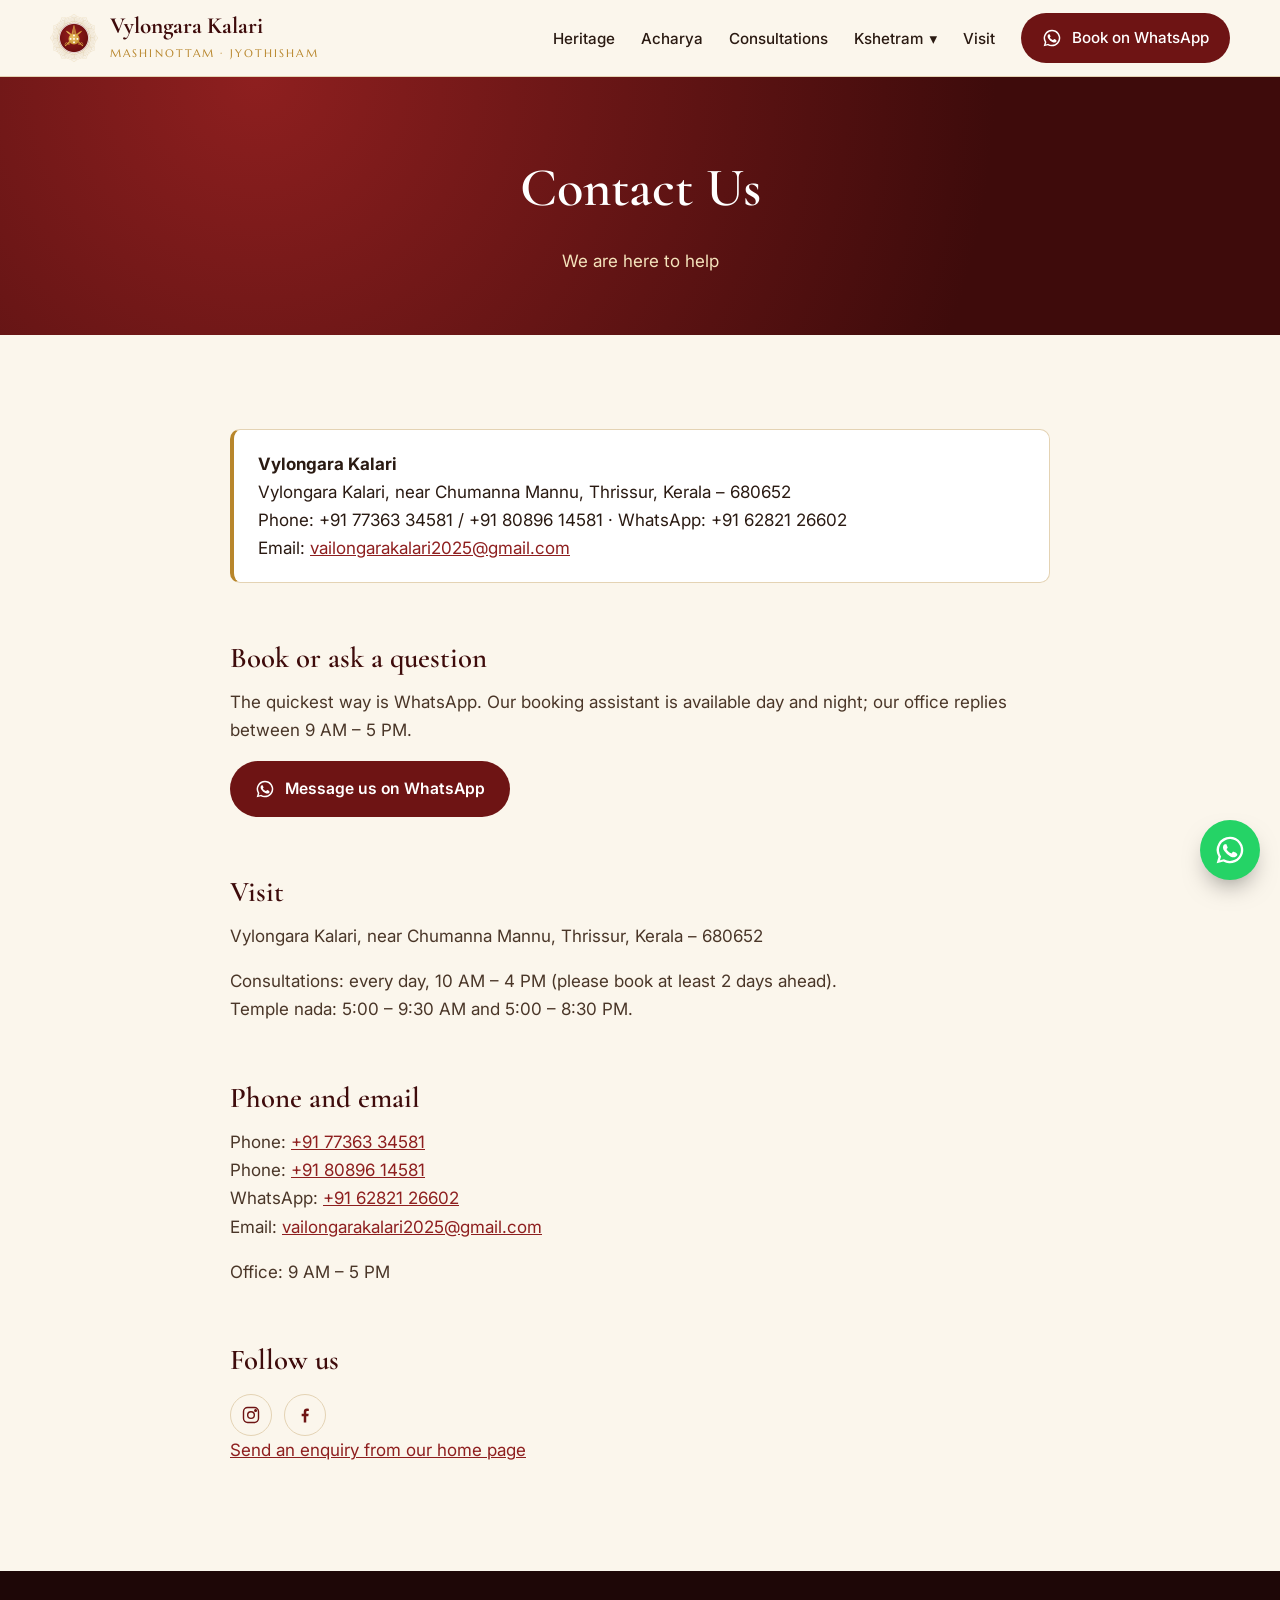
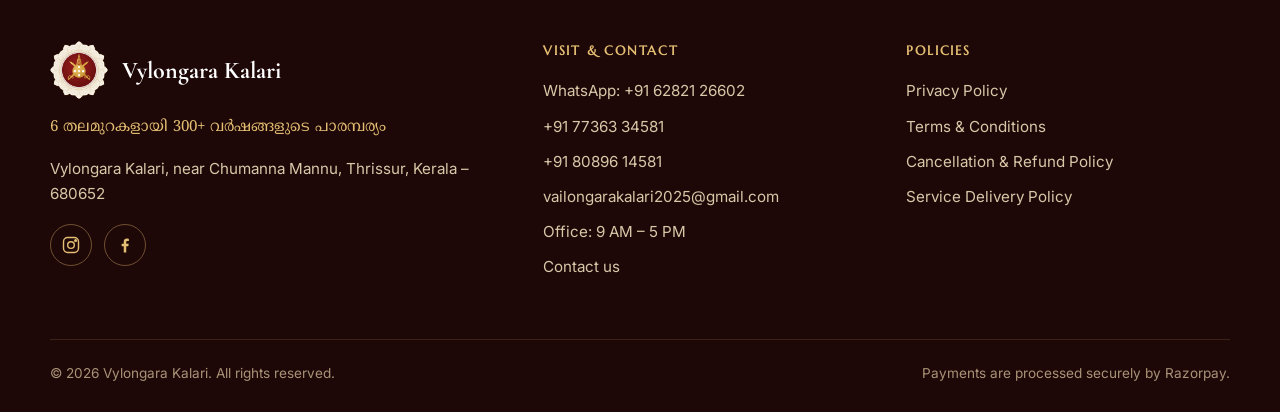
<file: contact.html>
<!doctype html>
<html lang="en">
<head>
<meta charset="utf-8">
<meta name="viewport" content="width=device-width, initial-scale=1">
<title>Contact Us | Vylongara Kalari</title>
<meta name="description" content="Contact Vylongara Kalari, near Chumanna Mannu, Thrissur.">
<link rel="canonical" href="https://vailongarakalari.in/contact.html">
<meta property="og:type" content="website"><meta property="og:title" content="Contact Us | Vylongara Kalari"><meta property="og:description" content="Contact Vylongara Kalari, near Chumanna Mannu, Thrissur.">
<meta property="og:url" content="https://vailongarakalari.in/contact.html"><meta property="og:image" content="https://vailongarakalari.in/assets/img/og-image.jpg">
<meta name="theme-color" content="#6E1414">
<!-- Meta (Facebook) domain verification: paste the meta tag Meta gives you on the next line -->

<link rel="icon" type="image/png" href="/assets/img/favicon.png"><link rel="apple-touch-icon" href="/assets/img/apple-touch-icon.png">
<link rel="preconnect" href="https://fonts.googleapis.com"><link rel="preconnect" href="https://fonts.gstatic.com" crossorigin><link href="https://fonts.googleapis.com/css2?family=Cormorant+Garamond:ital,wght@0,500;0,600;0,700;1,500&family=Inter:wght@400;500;600&family=Marcellus&family=Noto+Serif+Malayalam:wght@600;700&display=swap" rel="stylesheet">
<link rel="stylesheet" href="/assets/css/style.css">

</head>
<body>
<a class="skip" href="#main">Skip to content</a>
<header class="site-header">
  <nav class="container nav" aria-label="Main">
    <a class="brand" href="/">
      <img src="/assets/img/logo.png" alt="" width="48" height="48">
      <span><span class="brand-name">Vylongara Kalari</span><span class="brand-sub">Mashinottam · Jyothisham</span></span>
    </a>
    <button class="nav-toggle" aria-label="Open menu" aria-expanded="false" aria-controls="menu"><svg viewBox="0 0 24 24" fill="none" stroke="currentColor" stroke-width="1.8" aria-hidden="true"><path d="M4 7h16M4 12h16M4 17h16"/></svg></button>
    <ul class="menu" id="menu">
      <li><a href="/#heritage">Heritage</a></li>
      <li><a href="/#acharya">Acharya</a></li>
      <li><a href="/#services">Consultations</a></li>
      <li class="has-sub">
        <button class="sub-toggle" type="button" aria-expanded="false">Kshetram <span aria-hidden="true">▾</span></button>
        <ul class="submenu">
          <li><a href="/prathishtas.html">Prathishtas <span class="ml">പ്രതിഷ്ഠകൾ</span></a></li>
          <li><a href="/nithya-pooja.html">Nithya Pooja <span class="ml">നിത്യപൂജ</span></a></li>
          <li><a href="/vishesha-poojas.html">Vishesha Poojas <span class="ml">വിശേഷ പൂജകൾ</span></a></li>
          <li><a href="/vazhipadu.html">Vazhipadu <span class="ml">വഴിപാടുകൾ</span></a></li>
          <li><a href="/#kshetram">Photos</a></li>
        </ul>
      </li>
      <li><a href="/#visit">Visit</a></li>
      <li><a class="btn btn-maroon" href="https://wa.me/916282126602?text=Namaskaram" target="_blank" rel="noopener"><svg viewBox="0 0 24 24" fill="currentColor" aria-hidden="true"><path d="M12 2a10 10 0 0 0-8.6 15.1L2 22l5-1.3A10 10 0 1 0 12 2Zm0 18.2a8.2 8.2 0 0 1-4.2-1.1l-.3-.2-3 .8.8-2.9-.2-.3A8.2 8.2 0 1 1 12 20.2Zm4.5-6.1c-.2-.1-1.5-.7-1.7-.8s-.4-.1-.6.1-.7.8-.8 1-.3.2-.5.1a6.7 6.7 0 0 1-2-1.2 7.5 7.5 0 0 1-1.4-1.7c-.1-.2 0-.4.1-.5l.4-.4.2-.4v-.4l-.8-1.9c-.2-.5-.4-.4-.6-.4h-.5a1 1 0 0 0-.7.3 3 3 0 0 0-.9 2.2 5.2 5.2 0 0 0 1.1 2.7 11.8 11.8 0 0 0 4.5 4c1.7.7 2.3.8 3.2.6a2.7 2.7 0 0 0 1.8-1.2 2.2 2.2 0 0 0 .1-1.2c0-.1-.2-.2-.4-.3Z"/></svg> Book on WhatsApp</a></li>
    </ul>
  </nav>
</header>

<main id="main">
  <div class="page-hero"><div class="container"><h1>Contact Us</h1><p>We are here to help</p></div></div>
  <article class="container legal">
    <div class="box"><strong>Vylongara Kalari</strong><br>Vylongara Kalari, near Chumanna Mannu, Thrissur, Kerala – 680652<br>Phone: +91 77363 34581 / +91 80896 14581 · WhatsApp: +91 62821 26602<br>Email: <a href="mailto:vailongarakalari2025@gmail.com">vailongarakalari2025@gmail.com</a></div>
    <h2>Book or ask a question</h2>
    <p>The quickest way is WhatsApp. Our booking assistant is available day and night; our office replies between 9 AM – 5 PM.</p>
    <p><a class="btn btn-maroon" href="https://wa.me/916282126602?text=Namaskaram" target="_blank" rel="noopener"><svg viewBox="0 0 24 24" fill="currentColor" aria-hidden="true"><path d="M12 2a10 10 0 0 0-8.6 15.1L2 22l5-1.3A10 10 0 1 0 12 2Zm0 18.2a8.2 8.2 0 0 1-4.2-1.1l-.3-.2-3 .8.8-2.9-.2-.3A8.2 8.2 0 1 1 12 20.2Zm4.5-6.1c-.2-.1-1.5-.7-1.7-.8s-.4-.1-.6.1-.7.8-.8 1-.3.2-.5.1a6.7 6.7 0 0 1-2-1.2 7.5 7.5 0 0 1-1.4-1.7c-.1-.2 0-.4.1-.5l.4-.4.2-.4v-.4l-.8-1.9c-.2-.5-.4-.4-.6-.4h-.5a1 1 0 0 0-.7.3 3 3 0 0 0-.9 2.2 5.2 5.2 0 0 0 1.1 2.7 11.8 11.8 0 0 0 4.5 4c1.7.7 2.3.8 3.2.6a2.7 2.7 0 0 0 1.8-1.2 2.2 2.2 0 0 0 .1-1.2c0-.1-.2-.2-.4-.3Z"/></svg> Message us on WhatsApp</a></p>
    <h2>Visit</h2>
    <p>Vylongara Kalari, near Chumanna Mannu, Thrissur, Kerala – 680652</p>
    <p>Consultations: every day, 10 AM – 4 PM (please book at least 2 days ahead).<br>Temple nada: 5:00 – 9:30 AM and 5:00 – 8:30 PM.</p>
    <h2>Phone and email</h2>
    <p>Phone: <a href="tel:+917736334581">+91 77363 34581</a><br>Phone: <a href="tel:+918089614581">+91 80896 14581</a><br>WhatsApp: <a href="https://wa.me/916282126602?text=Namaskaram" target="_blank" rel="noopener">+91 62821 26602</a><br>Email: <a href="mailto:vailongarakalari2025@gmail.com">vailongarakalari2025@gmail.com</a></p>
    <p>Office: 9 AM – 5 PM</p>
    <h2>Follow us</h2>
    <div class="social social-dark"><a href="https://www.instagram.com/vailongara_kalari?obrf=MXBwdWF6NXVwMXA2dg==" target="_blank" rel="noopener" aria-label="Instagram"><svg viewBox="0 0 24 24" fill="none" stroke="currentColor" stroke-width="1.7" aria-hidden="true"><rect x="3" y="3" width="18" height="18" rx="5"/><circle cx="12" cy="12" r="4"/><circle cx="17.5" cy="6.5" r="1" fill="currentColor"/></svg></a><a href="https://www.facebook.com/share/1HTxwyCHn2/" target="_blank" rel="noopener" aria-label="Facebook"><svg viewBox="0 0 24 24" fill="currentColor" aria-hidden="true"><path d="M13.5 21v-7.5h2.5l.4-3h-2.9V8.6c0-.9.3-1.5 1.5-1.5h1.6V4.4a21 21 0 0 0-2.3-.1c-2.3 0-3.8 1.4-3.8 3.9v2.3H8v3h2.5V21h3Z"/></svg></a></div>
    <p><a href="/#contact">Send an enquiry from our home page</a></p>
  </article>
</main>
<footer class="site-footer">
  <div class="container">
    <div class="footer-grid">
      <div>
        <div class="footer-brand"><img src="/assets/img/logo.png" alt=""><strong>Vylongara Kalari</strong></div>
        <p class="ml" style="color:#E3BE72">6 തലമുറകളായി 300+ വർഷങ്ങളുടെ പാരമ്പര്യം</p>
        <p>Vylongara Kalari, near Chumanna Mannu, Thrissur, Kerala – 680652</p>
        <div class="social"><a href="https://www.instagram.com/vailongara_kalari?obrf=MXBwdWF6NXVwMXA2dg==" target="_blank" rel="noopener" aria-label="Instagram"><svg viewBox="0 0 24 24" fill="none" stroke="currentColor" stroke-width="1.7" aria-hidden="true"><rect x="3" y="3" width="18" height="18" rx="5"/><circle cx="12" cy="12" r="4"/><circle cx="17.5" cy="6.5" r="1" fill="currentColor"/></svg></a><a href="https://www.facebook.com/share/1HTxwyCHn2/" target="_blank" rel="noopener" aria-label="Facebook"><svg viewBox="0 0 24 24" fill="currentColor" aria-hidden="true"><path d="M13.5 21v-7.5h2.5l.4-3h-2.9V8.6c0-.9.3-1.5 1.5-1.5h1.6V4.4a21 21 0 0 0-2.3-.1c-2.3 0-3.8 1.4-3.8 3.9v2.3H8v3h2.5V21h3Z"/></svg></a></div>
      </div>
      <div>
        <h4>Visit &amp; contact</h4>
        <ul>
          <li><a href="https://wa.me/916282126602?text=Namaskaram" target="_blank" rel="noopener">WhatsApp: +91 62821 26602</a></li>
          <li><a href="tel:+917736334581">+91 77363 34581</a></li><li><a href="tel:+918089614581">+91 80896 14581</a></li>
          <li><a href="mailto:vailongarakalari2025@gmail.com">vailongarakalari2025@gmail.com</a></li>
          <li>Office: 9 AM – 5 PM</li>
          <li><a href="/contact.html">Contact us</a></li>
        </ul>
      </div>
      <div>
        <h4>Policies</h4>
        <ul>
          <li><a href="/privacy-policy.html">Privacy Policy</a></li>
          <li><a href="/terms.html">Terms &amp; Conditions</a></li>
          <li><a href="/refund-policy.html">Cancellation &amp; Refund Policy</a></li>
          <li><a href="/service-delivery-policy.html">Service Delivery Policy</a></li>
        </ul>
      </div>
    </div>
    <div class="footer-bottom">
      <span>© 2026 Vylongara Kalari. All rights reserved.</span>
      <span>Payments are processed securely by Razorpay.</span>
    </div>
  </div>
</footer>
<a class="wa-float" href="https://wa.me/916282126602?text=Namaskaram" target="_blank" rel="noopener" aria-label="Book on WhatsApp"><svg viewBox="0 0 24 24" fill="currentColor" aria-hidden="true"><path d="M12 2a10 10 0 0 0-8.6 15.1L2 22l5-1.3A10 10 0 1 0 12 2Zm0 18.2a8.2 8.2 0 0 1-4.2-1.1l-.3-.2-3 .8.8-2.9-.2-.3A8.2 8.2 0 1 1 12 20.2Zm4.5-6.1c-.2-.1-1.5-.7-1.7-.8s-.4-.1-.6.1-.7.8-.8 1-.3.2-.5.1a6.7 6.7 0 0 1-2-1.2 7.5 7.5 0 0 1-1.4-1.7c-.1-.2 0-.4.1-.5l.4-.4.2-.4v-.4l-.8-1.9c-.2-.5-.4-.4-.6-.4h-.5a1 1 0 0 0-.7.3 3 3 0 0 0-.9 2.2 5.2 5.2 0 0 0 1.1 2.7 11.8 11.8 0 0 0 4.5 4c1.7.7 2.3.8 3.2.6a2.7 2.7 0 0 0 1.8-1.2 2.2 2.2 0 0 0 .1-1.2c0-.1-.2-.2-.4-.3Z"/></svg></a>
<script src="/assets/js/config.js"></script>
<script src="/assets/js/main.js" defer></script>
</body>
</html>
</file>
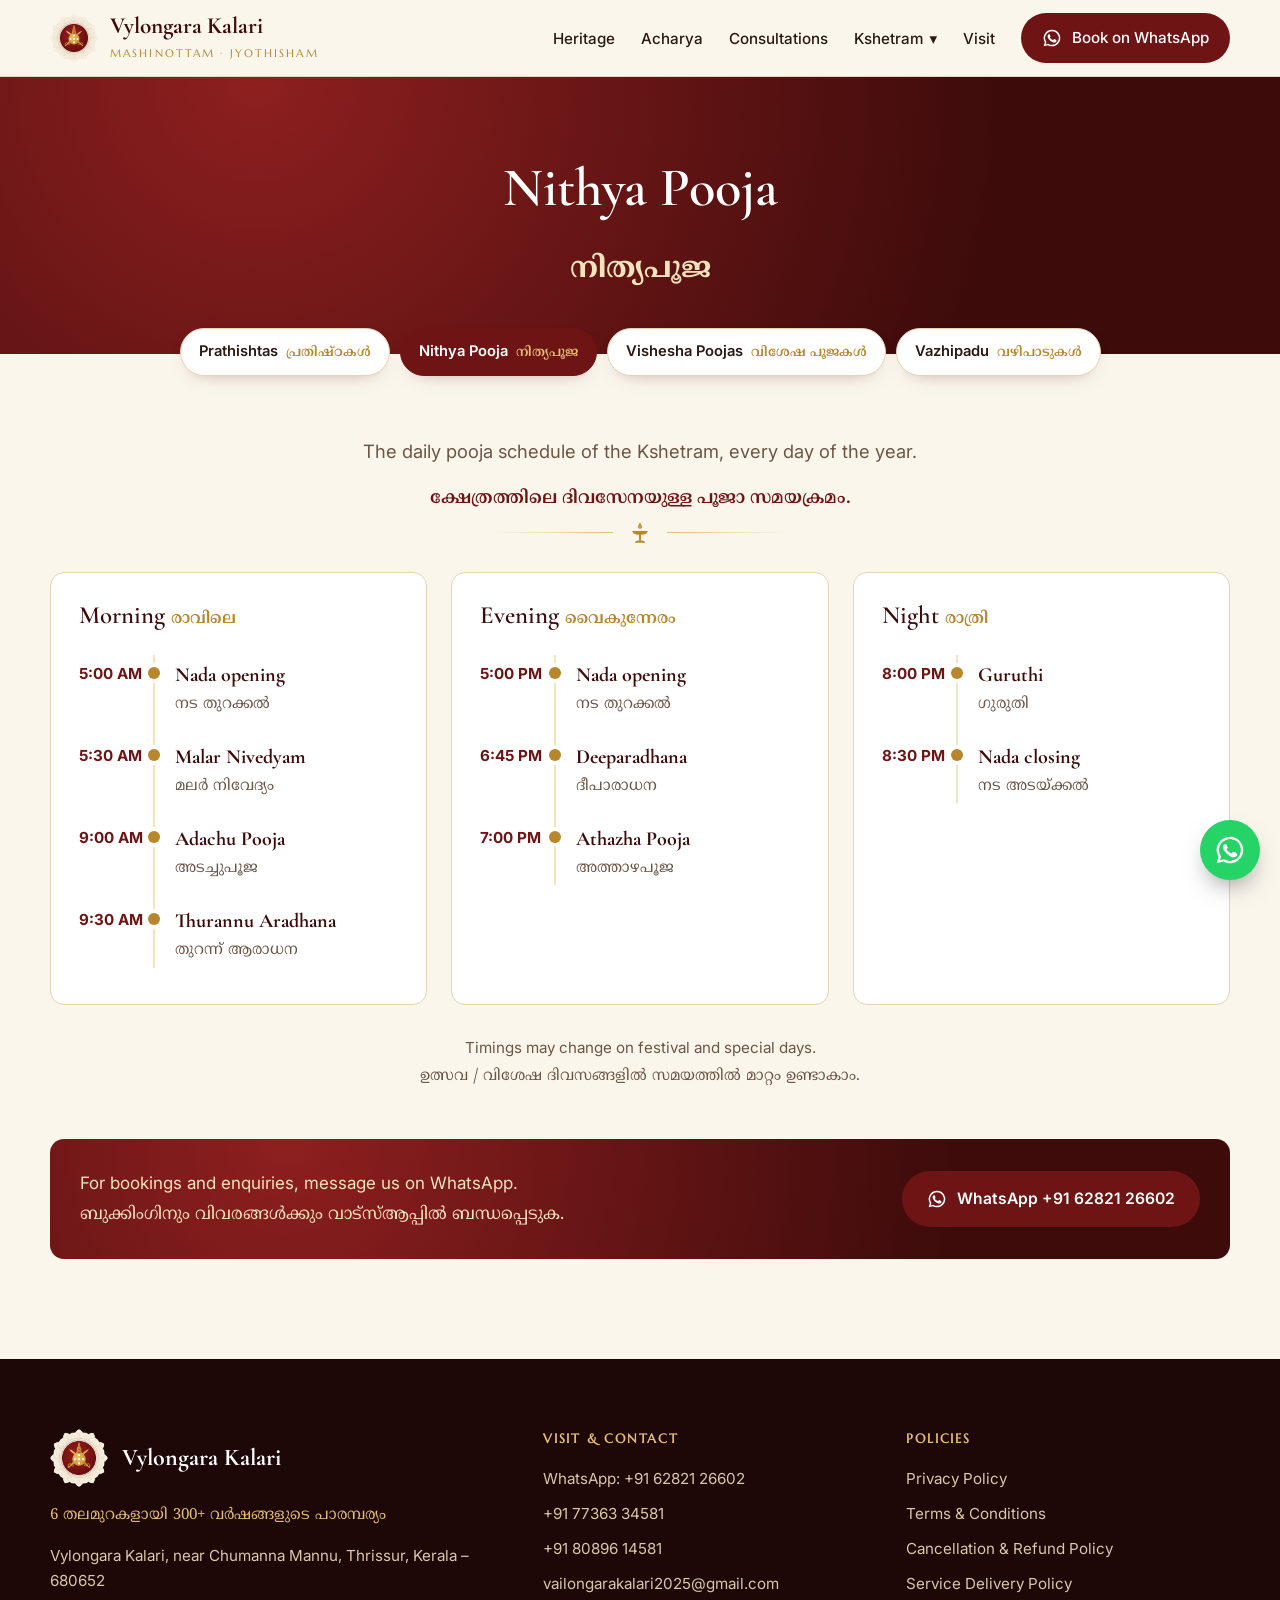
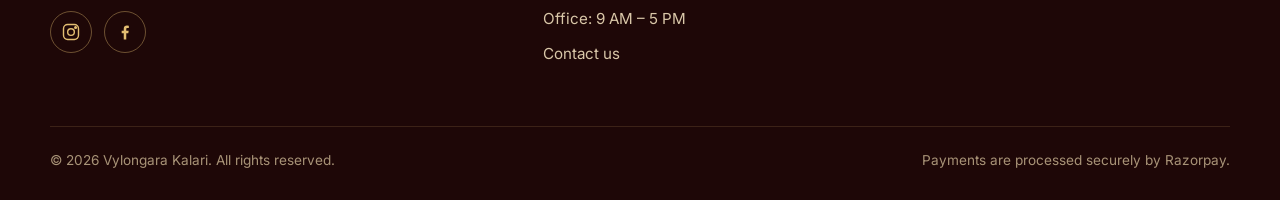
<file: nithya-pooja.html>
<!doctype html>
<html lang="en">
<head>
<meta charset="utf-8">
<meta name="viewport" content="width=device-width, initial-scale=1">
<title>Nithya Pooja | Vylongara Kalari</title>
<meta name="description" content="Daily pooja timings at Vylongara Kalari: nada opening, Deeparadhana, Athazha Pooja and Guruthi.">
<link rel="canonical" href="https://vailongarakalari.in/nithya-pooja.html">
<meta property="og:type" content="website"><meta property="og:title" content="Nithya Pooja | Vylongara Kalari"><meta property="og:description" content="Daily pooja timings at Vylongara Kalari: nada opening, Deeparadhana, Athazha Pooja and Guruthi.">
<meta property="og:url" content="https://vailongarakalari.in/nithya-pooja.html"><meta property="og:image" content="https://vailongarakalari.in/assets/img/og-image.jpg">
<meta name="theme-color" content="#6E1414">
<!-- Meta (Facebook) domain verification: paste the meta tag Meta gives you on the next line -->

<link rel="icon" type="image/png" href="/assets/img/favicon.png"><link rel="apple-touch-icon" href="/assets/img/apple-touch-icon.png">
<link rel="preconnect" href="https://fonts.googleapis.com"><link rel="preconnect" href="https://fonts.gstatic.com" crossorigin><link href="https://fonts.googleapis.com/css2?family=Cormorant+Garamond:ital,wght@0,500;0,600;0,700;1,500&family=Inter:wght@400;500;600&family=Marcellus&family=Noto+Serif+Malayalam:wght@600;700&display=swap" rel="stylesheet">
<link rel="stylesheet" href="/assets/css/style.css">

</head>
<body>
<a class="skip" href="#main">Skip to content</a>
<header class="site-header">
  <nav class="container nav" aria-label="Main">
    <a class="brand" href="/">
      <img src="/assets/img/logo.png" alt="" width="48" height="48">
      <span><span class="brand-name">Vylongara Kalari</span><span class="brand-sub">Mashinottam · Jyothisham</span></span>
    </a>
    <button class="nav-toggle" aria-label="Open menu" aria-expanded="false" aria-controls="menu"><svg viewBox="0 0 24 24" fill="none" stroke="currentColor" stroke-width="1.8" aria-hidden="true"><path d="M4 7h16M4 12h16M4 17h16"/></svg></button>
    <ul class="menu" id="menu">
      <li><a href="/#heritage">Heritage</a></li>
      <li><a href="/#acharya">Acharya</a></li>
      <li><a href="/#services">Consultations</a></li>
      <li class="has-sub">
        <button class="sub-toggle" type="button" aria-expanded="false">Kshetram <span aria-hidden="true">▾</span></button>
        <ul class="submenu">
          <li><a href="/prathishtas.html">Prathishtas <span class="ml">പ്രതിഷ്ഠകൾ</span></a></li>
          <li><a href="/nithya-pooja.html">Nithya Pooja <span class="ml">നിത്യപൂജ</span></a></li>
          <li><a href="/vishesha-poojas.html">Vishesha Poojas <span class="ml">വിശേഷ പൂജകൾ</span></a></li>
          <li><a href="/vazhipadu.html">Vazhipadu <span class="ml">വഴിപാടുകൾ</span></a></li>
          <li><a href="/#kshetram">Photos</a></li>
        </ul>
      </li>
      <li><a href="/#visit">Visit</a></li>
      <li><a class="btn btn-maroon" href="https://wa.me/916282126602?text=Namaskaram" target="_blank" rel="noopener"><svg viewBox="0 0 24 24" fill="currentColor" aria-hidden="true"><path d="M12 2a10 10 0 0 0-8.6 15.1L2 22l5-1.3A10 10 0 1 0 12 2Zm0 18.2a8.2 8.2 0 0 1-4.2-1.1l-.3-.2-3 .8.8-2.9-.2-.3A8.2 8.2 0 1 1 12 20.2Zm4.5-6.1c-.2-.1-1.5-.7-1.7-.8s-.4-.1-.6.1-.7.8-.8 1-.3.2-.5.1a6.7 6.7 0 0 1-2-1.2 7.5 7.5 0 0 1-1.4-1.7c-.1-.2 0-.4.1-.5l.4-.4.2-.4v-.4l-.8-1.9c-.2-.5-.4-.4-.6-.4h-.5a1 1 0 0 0-.7.3 3 3 0 0 0-.9 2.2 5.2 5.2 0 0 0 1.1 2.7 11.8 11.8 0 0 0 4.5 4c1.7.7 2.3.8 3.2.6a2.7 2.7 0 0 0 1.8-1.2 2.2 2.2 0 0 0 .1-1.2c0-.1-.2-.2-.4-.3Z"/></svg> Book on WhatsApp</a></li>
    </ul>
  </nav>
</header>

<main id="main">
  <div class="page-hero"><div class="container">
    <h1>Nithya Pooja</h1><p class="ml page-hero-ml">നിത്യപൂജ</p>
  </div></div>
  <div class="container"><nav class="page-tabs" aria-label="Kshetram pages"><a href="/prathishtas.html">Prathishtas<span class="ml">പ്രതിഷ്ഠകൾ</span></a><a href="/nithya-pooja.html" aria-current="page">Nithya Pooja<span class="ml">നിത്യപൂജ</span></a><a href="/vishesha-poojas.html">Vishesha Poojas<span class="ml">വിശേഷ പൂജകൾ</span></a><a href="/vazhipadu.html">Vazhipadu<span class="ml">വഴിപാടുകൾ</span></a></nav></div>
  <section class="kshetram-page">
    <div class="container">
      <div class="intro center"><p class="lead">The daily pooja schedule of the Kshetram, every day of the year.</p><p class="ml intro-ml">ക്ഷേത്രത്തിലെ ദിവസേനയുള്ള പൂജാ സമയക്രമം.</p><div class="divider"><svg viewBox="0 0 40 40" fill="currentColor" aria-hidden="true"><path d="M20 4c2.2 3 3 5 3 6.6A3 3 0 0 1 17 10.6C17 9 17.8 7 20 4z" opacity=".85"/><path d="M8 17h24c-1 4-5.5 6-12 6S9 21 8 17z"/><rect x="18.5" y="23" width="3" height="8"/><path d="M12 35c0-2.5 3.6-4 8-4s8 1.5 8 4z"/></svg></div></div>
      <div class="schedule-grid">
        <div class="schedule-col reveal"><h3>Morning <span class="ml">രാവിലെ</span></h3><ol class="schedule"><li><time>5:00 AM</time><div><strong>Nada opening</strong><span class="ml">നട തുറക്കൽ</span></div></li><li><time>5:30 AM</time><div><strong>Malar Nivedyam</strong><span class="ml">മലർ നിവേദ്യം</span></div></li><li><time>9:00 AM</time><div><strong>Adachu Pooja</strong><span class="ml">അടച്ചുപൂജ</span></div></li><li><time>9:30 AM</time><div><strong>Thurannu Aradhana</strong><span class="ml">തുറന്ന് ആരാധന</span></div></li></ol></div>
        <div class="schedule-col reveal"><h3>Evening <span class="ml">വൈകുന്നേരം</span></h3><ol class="schedule"><li><time>5:00 PM</time><div><strong>Nada opening</strong><span class="ml">നട തുറക്കൽ</span></div></li><li><time>6:45 PM</time><div><strong>Deeparadhana</strong><span class="ml">ദീപാരാധന</span></div></li><li><time>7:00 PM</time><div><strong>Athazha Pooja</strong><span class="ml">അത്താഴപൂജ</span></div></li></ol></div>
        <div class="schedule-col reveal"><h3>Night <span class="ml">രാത്രി</span></h3><ol class="schedule"><li><time>8:00 PM</time><div><strong>Guruthi</strong><span class="ml">ഗുരുതി</span></div></li><li><time>8:30 PM</time><div><strong>Nada closing</strong><span class="ml">നട അടയ്ക്കൽ</span></div></li></ol></div>
      </div>
      <p class="center note">Timings may change on festival and special days. <span class="ml">ഉത്സവ / വിശേഷ ദിവസങ്ങളിൽ സമയത്തിൽ മാറ്റം ഉണ്ടാകാം.</span></p>
      <div class="page-cta">
        <p>For bookings and enquiries, message us on WhatsApp. <span class="ml">ബുക്കിംഗിനും വിവരങ്ങൾക്കും വാട്സ്ആപ്പിൽ ബന്ധപ്പെടുക.</span></p>
        <a class="btn btn-maroon" href="https://wa.me/916282126602?text=Namaskaram" target="_blank" rel="noopener"><svg viewBox="0 0 24 24" fill="currentColor" aria-hidden="true"><path d="M12 2a10 10 0 0 0-8.6 15.1L2 22l5-1.3A10 10 0 1 0 12 2Zm0 18.2a8.2 8.2 0 0 1-4.2-1.1l-.3-.2-3 .8.8-2.9-.2-.3A8.2 8.2 0 1 1 12 20.2Zm4.5-6.1c-.2-.1-1.5-.7-1.7-.8s-.4-.1-.6.1-.7.8-.8 1-.3.2-.5.1a6.7 6.7 0 0 1-2-1.2 7.5 7.5 0 0 1-1.4-1.7c-.1-.2 0-.4.1-.5l.4-.4.2-.4v-.4l-.8-1.9c-.2-.5-.4-.4-.6-.4h-.5a1 1 0 0 0-.7.3 3 3 0 0 0-.9 2.2 5.2 5.2 0 0 0 1.1 2.7 11.8 11.8 0 0 0 4.5 4c1.7.7 2.3.8 3.2.6a2.7 2.7 0 0 0 1.8-1.2 2.2 2.2 0 0 0 .1-1.2c0-.1-.2-.2-.4-.3Z"/></svg> WhatsApp +91 62821 26602</a>
      </div>
    </div>
  </section>
</main>
<footer class="site-footer">
  <div class="container">
    <div class="footer-grid">
      <div>
        <div class="footer-brand"><img src="/assets/img/logo.png" alt=""><strong>Vylongara Kalari</strong></div>
        <p class="ml" style="color:#E3BE72">6 തലമുറകളായി 300+ വർഷങ്ങളുടെ പാരമ്പര്യം</p>
        <p>Vylongara Kalari, near Chumanna Mannu, Thrissur, Kerala – 680652</p>
        <div class="social"><a href="https://www.instagram.com/vailongara_kalari?obrf=MXBwdWF6NXVwMXA2dg==" target="_blank" rel="noopener" aria-label="Instagram"><svg viewBox="0 0 24 24" fill="none" stroke="currentColor" stroke-width="1.7" aria-hidden="true"><rect x="3" y="3" width="18" height="18" rx="5"/><circle cx="12" cy="12" r="4"/><circle cx="17.5" cy="6.5" r="1" fill="currentColor"/></svg></a><a href="https://www.facebook.com/share/1HTxwyCHn2/" target="_blank" rel="noopener" aria-label="Facebook"><svg viewBox="0 0 24 24" fill="currentColor" aria-hidden="true"><path d="M13.5 21v-7.5h2.5l.4-3h-2.9V8.6c0-.9.3-1.5 1.5-1.5h1.6V4.4a21 21 0 0 0-2.3-.1c-2.3 0-3.8 1.4-3.8 3.9v2.3H8v3h2.5V21h3Z"/></svg></a></div>
      </div>
      <div>
        <h4>Visit &amp; contact</h4>
        <ul>
          <li><a href="https://wa.me/916282126602?text=Namaskaram" target="_blank" rel="noopener">WhatsApp: +91 62821 26602</a></li>
          <li><a href="tel:+917736334581">+91 77363 34581</a></li><li><a href="tel:+918089614581">+91 80896 14581</a></li>
          <li><a href="mailto:vailongarakalari2025@gmail.com">vailongarakalari2025@gmail.com</a></li>
          <li>Office: 9 AM – 5 PM</li>
          <li><a href="/contact.html">Contact us</a></li>
        </ul>
      </div>
      <div>
        <h4>Policies</h4>
        <ul>
          <li><a href="/privacy-policy.html">Privacy Policy</a></li>
          <li><a href="/terms.html">Terms &amp; Conditions</a></li>
          <li><a href="/refund-policy.html">Cancellation &amp; Refund Policy</a></li>
          <li><a href="/service-delivery-policy.html">Service Delivery Policy</a></li>
        </ul>
      </div>
    </div>
    <div class="footer-bottom">
      <span>© 2026 Vylongara Kalari. All rights reserved.</span>
      <span>Payments are processed securely by Razorpay.</span>
    </div>
  </div>
</footer>
<a class="wa-float" href="https://wa.me/916282126602?text=Namaskaram" target="_blank" rel="noopener" aria-label="Book on WhatsApp"><svg viewBox="0 0 24 24" fill="currentColor" aria-hidden="true"><path d="M12 2a10 10 0 0 0-8.6 15.1L2 22l5-1.3A10 10 0 1 0 12 2Zm0 18.2a8.2 8.2 0 0 1-4.2-1.1l-.3-.2-3 .8.8-2.9-.2-.3A8.2 8.2 0 1 1 12 20.2Zm4.5-6.1c-.2-.1-1.5-.7-1.7-.8s-.4-.1-.6.1-.7.8-.8 1-.3.2-.5.1a6.7 6.7 0 0 1-2-1.2 7.5 7.5 0 0 1-1.4-1.7c-.1-.2 0-.4.1-.5l.4-.4.2-.4v-.4l-.8-1.9c-.2-.5-.4-.4-.6-.4h-.5a1 1 0 0 0-.7.3 3 3 0 0 0-.9 2.2 5.2 5.2 0 0 0 1.1 2.7 11.8 11.8 0 0 0 4.5 4c1.7.7 2.3.8 3.2.6a2.7 2.7 0 0 0 1.8-1.2 2.2 2.2 0 0 0 .1-1.2c0-.1-.2-.2-.4-.3Z"/></svg></a>
<script src="/assets/js/config.js"></script>
<script src="/assets/js/main.js" defer></script>
</body>
</html>
</file>
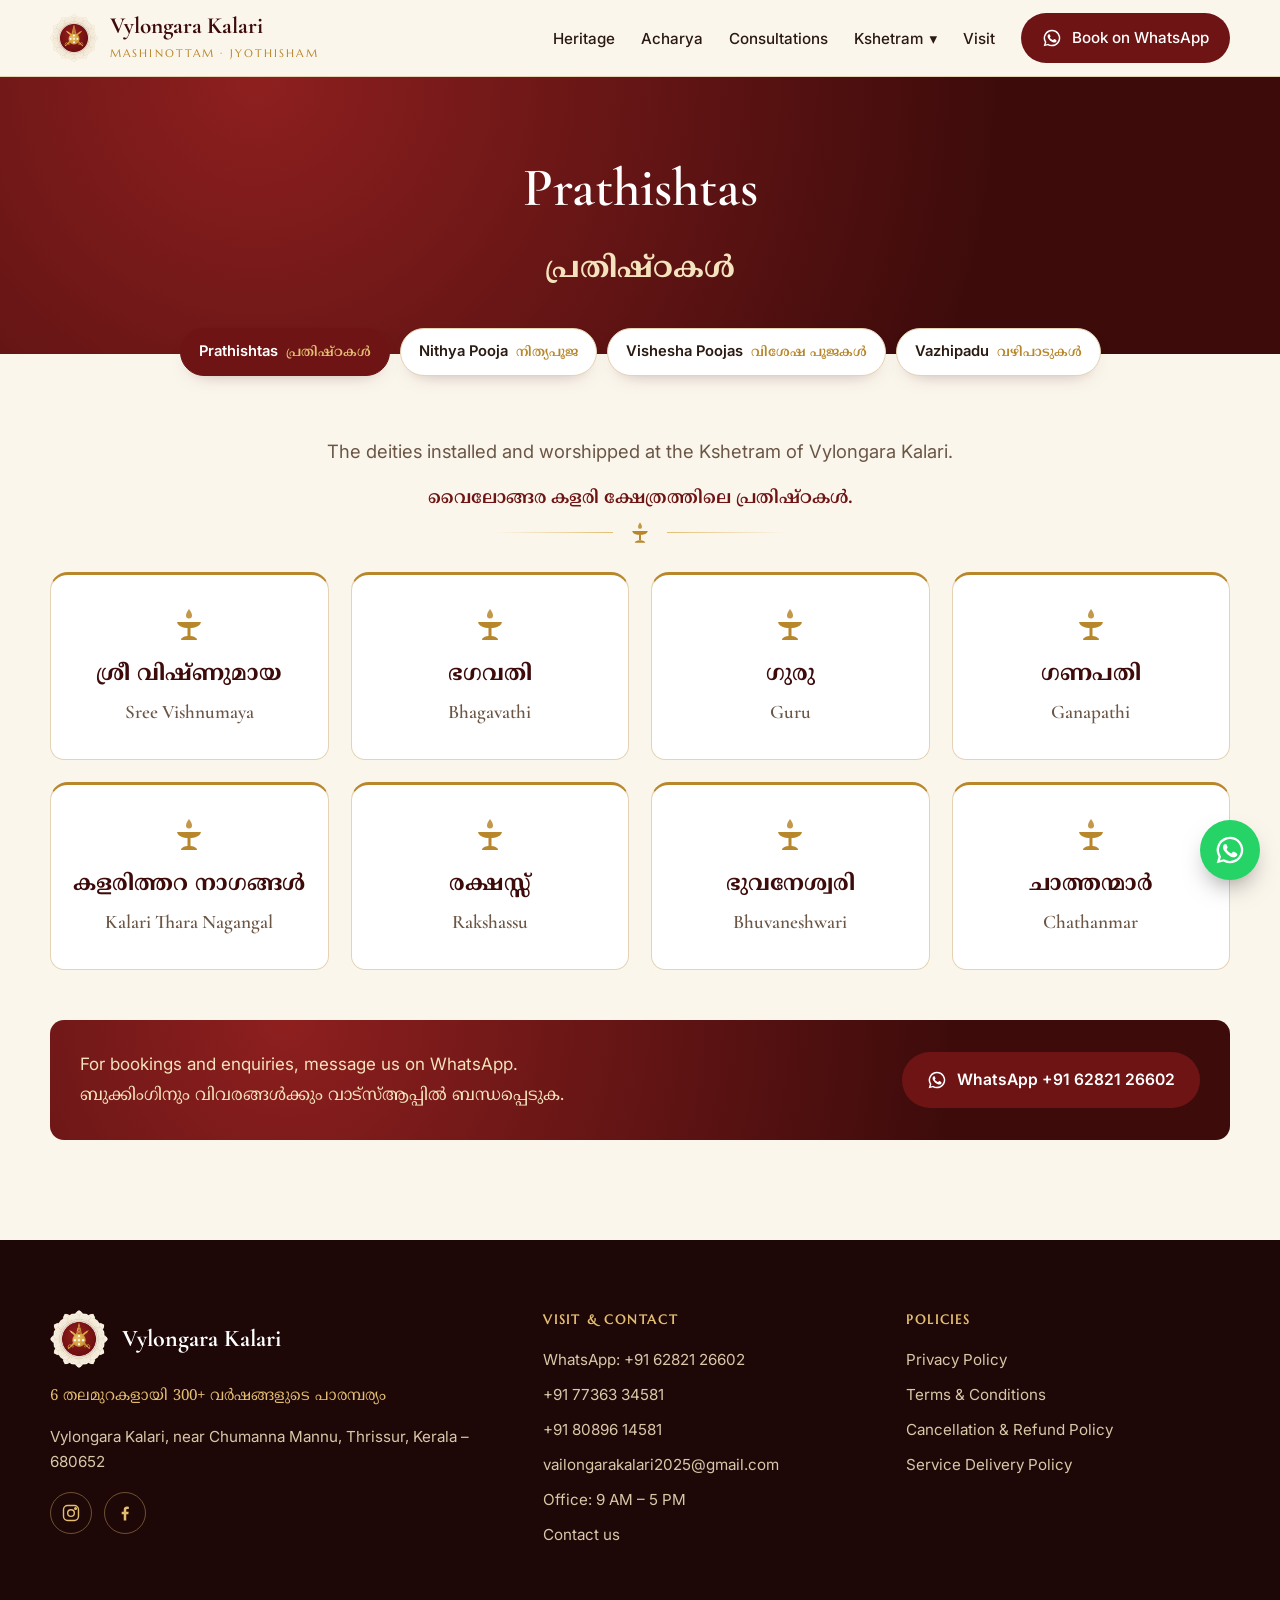
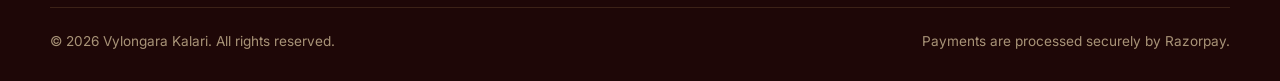
<file: prathishtas.html>
<!doctype html>
<html lang="en">
<head>
<meta charset="utf-8">
<meta name="viewport" content="width=device-width, initial-scale=1">
<title>Prathishtas | Vylongara Kalari</title>
<meta name="description" content="Prathishtas (deities) of the Kshetram at Vylongara Kalari, Thrissur.">
<link rel="canonical" href="https://vailongarakalari.in/prathishtas.html">
<meta property="og:type" content="website"><meta property="og:title" content="Prathishtas | Vylongara Kalari"><meta property="og:description" content="Prathishtas (deities) of the Kshetram at Vylongara Kalari, Thrissur.">
<meta property="og:url" content="https://vailongarakalari.in/prathishtas.html"><meta property="og:image" content="https://vailongarakalari.in/assets/img/og-image.jpg">
<meta name="theme-color" content="#6E1414">
<!-- Meta (Facebook) domain verification: paste the meta tag Meta gives you on the next line -->

<link rel="icon" type="image/png" href="/assets/img/favicon.png"><link rel="apple-touch-icon" href="/assets/img/apple-touch-icon.png">
<link rel="preconnect" href="https://fonts.googleapis.com"><link rel="preconnect" href="https://fonts.gstatic.com" crossorigin><link href="https://fonts.googleapis.com/css2?family=Cormorant+Garamond:ital,wght@0,500;0,600;0,700;1,500&family=Inter:wght@400;500;600&family=Marcellus&family=Noto+Serif+Malayalam:wght@600;700&display=swap" rel="stylesheet">
<link rel="stylesheet" href="/assets/css/style.css">

</head>
<body>
<a class="skip" href="#main">Skip to content</a>
<header class="site-header">
  <nav class="container nav" aria-label="Main">
    <a class="brand" href="/">
      <img src="/assets/img/logo.png" alt="" width="48" height="48">
      <span><span class="brand-name">Vylongara Kalari</span><span class="brand-sub">Mashinottam · Jyothisham</span></span>
    </a>
    <button class="nav-toggle" aria-label="Open menu" aria-expanded="false" aria-controls="menu"><svg viewBox="0 0 24 24" fill="none" stroke="currentColor" stroke-width="1.8" aria-hidden="true"><path d="M4 7h16M4 12h16M4 17h16"/></svg></button>
    <ul class="menu" id="menu">
      <li><a href="/#heritage">Heritage</a></li>
      <li><a href="/#acharya">Acharya</a></li>
      <li><a href="/#services">Consultations</a></li>
      <li class="has-sub">
        <button class="sub-toggle" type="button" aria-expanded="false">Kshetram <span aria-hidden="true">▾</span></button>
        <ul class="submenu">
          <li><a href="/prathishtas.html">Prathishtas <span class="ml">പ്രതിഷ്ഠകൾ</span></a></li>
          <li><a href="/nithya-pooja.html">Nithya Pooja <span class="ml">നിത്യപൂജ</span></a></li>
          <li><a href="/vishesha-poojas.html">Vishesha Poojas <span class="ml">വിശേഷ പൂജകൾ</span></a></li>
          <li><a href="/vazhipadu.html">Vazhipadu <span class="ml">വഴിപാടുകൾ</span></a></li>
          <li><a href="/#kshetram">Photos</a></li>
        </ul>
      </li>
      <li><a href="/#visit">Visit</a></li>
      <li><a class="btn btn-maroon" href="https://wa.me/916282126602?text=Namaskaram" target="_blank" rel="noopener"><svg viewBox="0 0 24 24" fill="currentColor" aria-hidden="true"><path d="M12 2a10 10 0 0 0-8.6 15.1L2 22l5-1.3A10 10 0 1 0 12 2Zm0 18.2a8.2 8.2 0 0 1-4.2-1.1l-.3-.2-3 .8.8-2.9-.2-.3A8.2 8.2 0 1 1 12 20.2Zm4.5-6.1c-.2-.1-1.5-.7-1.7-.8s-.4-.1-.6.1-.7.8-.8 1-.3.2-.5.1a6.7 6.7 0 0 1-2-1.2 7.5 7.5 0 0 1-1.4-1.7c-.1-.2 0-.4.1-.5l.4-.4.2-.4v-.4l-.8-1.9c-.2-.5-.4-.4-.6-.4h-.5a1 1 0 0 0-.7.3 3 3 0 0 0-.9 2.2 5.2 5.2 0 0 0 1.1 2.7 11.8 11.8 0 0 0 4.5 4c1.7.7 2.3.8 3.2.6a2.7 2.7 0 0 0 1.8-1.2 2.2 2.2 0 0 0 .1-1.2c0-.1-.2-.2-.4-.3Z"/></svg> Book on WhatsApp</a></li>
    </ul>
  </nav>
</header>

<main id="main">
  <div class="page-hero"><div class="container">
    <h1>Prathishtas</h1><p class="ml page-hero-ml">പ്രതിഷ്ഠകൾ</p>
  </div></div>
  <div class="container"><nav class="page-tabs" aria-label="Kshetram pages"><a href="/prathishtas.html" aria-current="page">Prathishtas<span class="ml">പ്രതിഷ്ഠകൾ</span></a><a href="/nithya-pooja.html">Nithya Pooja<span class="ml">നിത്യപൂജ</span></a><a href="/vishesha-poojas.html">Vishesha Poojas<span class="ml">വിശേഷ പൂജകൾ</span></a><a href="/vazhipadu.html">Vazhipadu<span class="ml">വഴിപാടുകൾ</span></a></nav></div>
  <section class="kshetram-page">
    <div class="container">
      <div class="intro center"><p class="lead">The deities installed and worshipped at the Kshetram of Vylongara Kalari.</p><p class="ml intro-ml">വൈലോങ്ങര കളരി ക്ഷേത്രത്തിലെ പ്രതിഷ്ഠകൾ.</p><div class="divider"><svg viewBox="0 0 40 40" fill="currentColor" aria-hidden="true"><path d="M20 4c2.2 3 3 5 3 6.6A3 3 0 0 1 17 10.6C17 9 17.8 7 20 4z" opacity=".85"/><path d="M8 17h24c-1 4-5.5 6-12 6S9 21 8 17z"/><rect x="18.5" y="23" width="3" height="8"/><path d="M12 35c0-2.5 3.6-4 8-4s8 1.5 8 4z"/></svg></div></div>
      <div class="deity-grid">
        <div class="deity reveal"><svg viewBox="0 0 40 40" fill="currentColor" aria-hidden="true"><path d="M20 4c2.2 3 3 5 3 6.6A3 3 0 0 1 17 10.6C17 9 17.8 7 20 4z" opacity=".85"/><path d="M8 17h24c-1 4-5.5 6-12 6S9 21 8 17z"/><rect x="18.5" y="23" width="3" height="8"/><path d="M12 35c0-2.5 3.6-4 8-4s8 1.5 8 4z"/></svg><span class="ml">ശ്രീ വിഷ്ണുമായ</span><strong>Sree Vishnumaya</strong></div>
        <div class="deity reveal"><svg viewBox="0 0 40 40" fill="currentColor" aria-hidden="true"><path d="M20 4c2.2 3 3 5 3 6.6A3 3 0 0 1 17 10.6C17 9 17.8 7 20 4z" opacity=".85"/><path d="M8 17h24c-1 4-5.5 6-12 6S9 21 8 17z"/><rect x="18.5" y="23" width="3" height="8"/><path d="M12 35c0-2.5 3.6-4 8-4s8 1.5 8 4z"/></svg><span class="ml">ഭഗവതി</span><strong>Bhagavathi</strong></div>
        <div class="deity reveal"><svg viewBox="0 0 40 40" fill="currentColor" aria-hidden="true"><path d="M20 4c2.2 3 3 5 3 6.6A3 3 0 0 1 17 10.6C17 9 17.8 7 20 4z" opacity=".85"/><path d="M8 17h24c-1 4-5.5 6-12 6S9 21 8 17z"/><rect x="18.5" y="23" width="3" height="8"/><path d="M12 35c0-2.5 3.6-4 8-4s8 1.5 8 4z"/></svg><span class="ml">ഗുരു</span><strong>Guru</strong></div>
        <div class="deity reveal"><svg viewBox="0 0 40 40" fill="currentColor" aria-hidden="true"><path d="M20 4c2.2 3 3 5 3 6.6A3 3 0 0 1 17 10.6C17 9 17.8 7 20 4z" opacity=".85"/><path d="M8 17h24c-1 4-5.5 6-12 6S9 21 8 17z"/><rect x="18.5" y="23" width="3" height="8"/><path d="M12 35c0-2.5 3.6-4 8-4s8 1.5 8 4z"/></svg><span class="ml">ഗണപതി</span><strong>Ganapathi</strong></div>
        <div class="deity reveal"><svg viewBox="0 0 40 40" fill="currentColor" aria-hidden="true"><path d="M20 4c2.2 3 3 5 3 6.6A3 3 0 0 1 17 10.6C17 9 17.8 7 20 4z" opacity=".85"/><path d="M8 17h24c-1 4-5.5 6-12 6S9 21 8 17z"/><rect x="18.5" y="23" width="3" height="8"/><path d="M12 35c0-2.5 3.6-4 8-4s8 1.5 8 4z"/></svg><span class="ml">കളരിത്തറ നാഗങ്ങൾ</span><strong>Kalari Thara Nagangal</strong></div>
        <div class="deity reveal"><svg viewBox="0 0 40 40" fill="currentColor" aria-hidden="true"><path d="M20 4c2.2 3 3 5 3 6.6A3 3 0 0 1 17 10.6C17 9 17.8 7 20 4z" opacity=".85"/><path d="M8 17h24c-1 4-5.5 6-12 6S9 21 8 17z"/><rect x="18.5" y="23" width="3" height="8"/><path d="M12 35c0-2.5 3.6-4 8-4s8 1.5 8 4z"/></svg><span class="ml">രക്ഷസ്സ്</span><strong>Rakshassu</strong></div>
        <div class="deity reveal"><svg viewBox="0 0 40 40" fill="currentColor" aria-hidden="true"><path d="M20 4c2.2 3 3 5 3 6.6A3 3 0 0 1 17 10.6C17 9 17.8 7 20 4z" opacity=".85"/><path d="M8 17h24c-1 4-5.5 6-12 6S9 21 8 17z"/><rect x="18.5" y="23" width="3" height="8"/><path d="M12 35c0-2.5 3.6-4 8-4s8 1.5 8 4z"/></svg><span class="ml">ഭുവനേശ്വരി</span><strong>Bhuvaneshwari</strong></div>
        <div class="deity reveal"><svg viewBox="0 0 40 40" fill="currentColor" aria-hidden="true"><path d="M20 4c2.2 3 3 5 3 6.6A3 3 0 0 1 17 10.6C17 9 17.8 7 20 4z" opacity=".85"/><path d="M8 17h24c-1 4-5.5 6-12 6S9 21 8 17z"/><rect x="18.5" y="23" width="3" height="8"/><path d="M12 35c0-2.5 3.6-4 8-4s8 1.5 8 4z"/></svg><span class="ml">ചാത്തന്മാർ</span><strong>Chathanmar</strong></div>
      </div>
      <div class="page-cta">
        <p>For bookings and enquiries, message us on WhatsApp. <span class="ml">ബുക്കിംഗിനും വിവരങ്ങൾക്കും വാട്സ്ആപ്പിൽ ബന്ധപ്പെടുക.</span></p>
        <a class="btn btn-maroon" href="https://wa.me/916282126602?text=Namaskaram" target="_blank" rel="noopener"><svg viewBox="0 0 24 24" fill="currentColor" aria-hidden="true"><path d="M12 2a10 10 0 0 0-8.6 15.1L2 22l5-1.3A10 10 0 1 0 12 2Zm0 18.2a8.2 8.2 0 0 1-4.2-1.1l-.3-.2-3 .8.8-2.9-.2-.3A8.2 8.2 0 1 1 12 20.2Zm4.5-6.1c-.2-.1-1.5-.7-1.7-.8s-.4-.1-.6.1-.7.8-.8 1-.3.2-.5.1a6.7 6.7 0 0 1-2-1.2 7.5 7.5 0 0 1-1.4-1.7c-.1-.2 0-.4.1-.5l.4-.4.2-.4v-.4l-.8-1.9c-.2-.5-.4-.4-.6-.4h-.5a1 1 0 0 0-.7.3 3 3 0 0 0-.9 2.2 5.2 5.2 0 0 0 1.1 2.7 11.8 11.8 0 0 0 4.5 4c1.7.7 2.3.8 3.2.6a2.7 2.7 0 0 0 1.8-1.2 2.2 2.2 0 0 0 .1-1.2c0-.1-.2-.2-.4-.3Z"/></svg> WhatsApp +91 62821 26602</a>
      </div>
    </div>
  </section>
</main>
<footer class="site-footer">
  <div class="container">
    <div class="footer-grid">
      <div>
        <div class="footer-brand"><img src="/assets/img/logo.png" alt=""><strong>Vylongara Kalari</strong></div>
        <p class="ml" style="color:#E3BE72">6 തലമുറകളായി 300+ വർഷങ്ങളുടെ പാരമ്പര്യം</p>
        <p>Vylongara Kalari, near Chumanna Mannu, Thrissur, Kerala – 680652</p>
        <div class="social"><a href="https://www.instagram.com/vailongara_kalari?obrf=MXBwdWF6NXVwMXA2dg==" target="_blank" rel="noopener" aria-label="Instagram"><svg viewBox="0 0 24 24" fill="none" stroke="currentColor" stroke-width="1.7" aria-hidden="true"><rect x="3" y="3" width="18" height="18" rx="5"/><circle cx="12" cy="12" r="4"/><circle cx="17.5" cy="6.5" r="1" fill="currentColor"/></svg></a><a href="https://www.facebook.com/share/1HTxwyCHn2/" target="_blank" rel="noopener" aria-label="Facebook"><svg viewBox="0 0 24 24" fill="currentColor" aria-hidden="true"><path d="M13.5 21v-7.5h2.5l.4-3h-2.9V8.6c0-.9.3-1.5 1.5-1.5h1.6V4.4a21 21 0 0 0-2.3-.1c-2.3 0-3.8 1.4-3.8 3.9v2.3H8v3h2.5V21h3Z"/></svg></a></div>
      </div>
      <div>
        <h4>Visit &amp; contact</h4>
        <ul>
          <li><a href="https://wa.me/916282126602?text=Namaskaram" target="_blank" rel="noopener">WhatsApp: +91 62821 26602</a></li>
          <li><a href="tel:+917736334581">+91 77363 34581</a></li><li><a href="tel:+918089614581">+91 80896 14581</a></li>
          <li><a href="mailto:vailongarakalari2025@gmail.com">vailongarakalari2025@gmail.com</a></li>
          <li>Office: 9 AM – 5 PM</li>
          <li><a href="/contact.html">Contact us</a></li>
        </ul>
      </div>
      <div>
        <h4>Policies</h4>
        <ul>
          <li><a href="/privacy-policy.html">Privacy Policy</a></li>
          <li><a href="/terms.html">Terms &amp; Conditions</a></li>
          <li><a href="/refund-policy.html">Cancellation &amp; Refund Policy</a></li>
          <li><a href="/service-delivery-policy.html">Service Delivery Policy</a></li>
        </ul>
      </div>
    </div>
    <div class="footer-bottom">
      <span>© 2026 Vylongara Kalari. All rights reserved.</span>
      <span>Payments are processed securely by Razorpay.</span>
    </div>
  </div>
</footer>
<a class="wa-float" href="https://wa.me/916282126602?text=Namaskaram" target="_blank" rel="noopener" aria-label="Book on WhatsApp"><svg viewBox="0 0 24 24" fill="currentColor" aria-hidden="true"><path d="M12 2a10 10 0 0 0-8.6 15.1L2 22l5-1.3A10 10 0 1 0 12 2Zm0 18.2a8.2 8.2 0 0 1-4.2-1.1l-.3-.2-3 .8.8-2.9-.2-.3A8.2 8.2 0 1 1 12 20.2Zm4.5-6.1c-.2-.1-1.5-.7-1.7-.8s-.4-.1-.6.1-.7.8-.8 1-.3.2-.5.1a6.7 6.7 0 0 1-2-1.2 7.5 7.5 0 0 1-1.4-1.7c-.1-.2 0-.4.1-.5l.4-.4.2-.4v-.4l-.8-1.9c-.2-.5-.4-.4-.6-.4h-.5a1 1 0 0 0-.7.3 3 3 0 0 0-.9 2.2 5.2 5.2 0 0 0 1.1 2.7 11.8 11.8 0 0 0 4.5 4c1.7.7 2.3.8 3.2.6a2.7 2.7 0 0 0 1.8-1.2 2.2 2.2 0 0 0 .1-1.2c0-.1-.2-.2-.4-.3Z"/></svg></a>
<script src="/assets/js/config.js"></script>
<script src="/assets/js/main.js" defer></script>
</body>
</html>
</file>
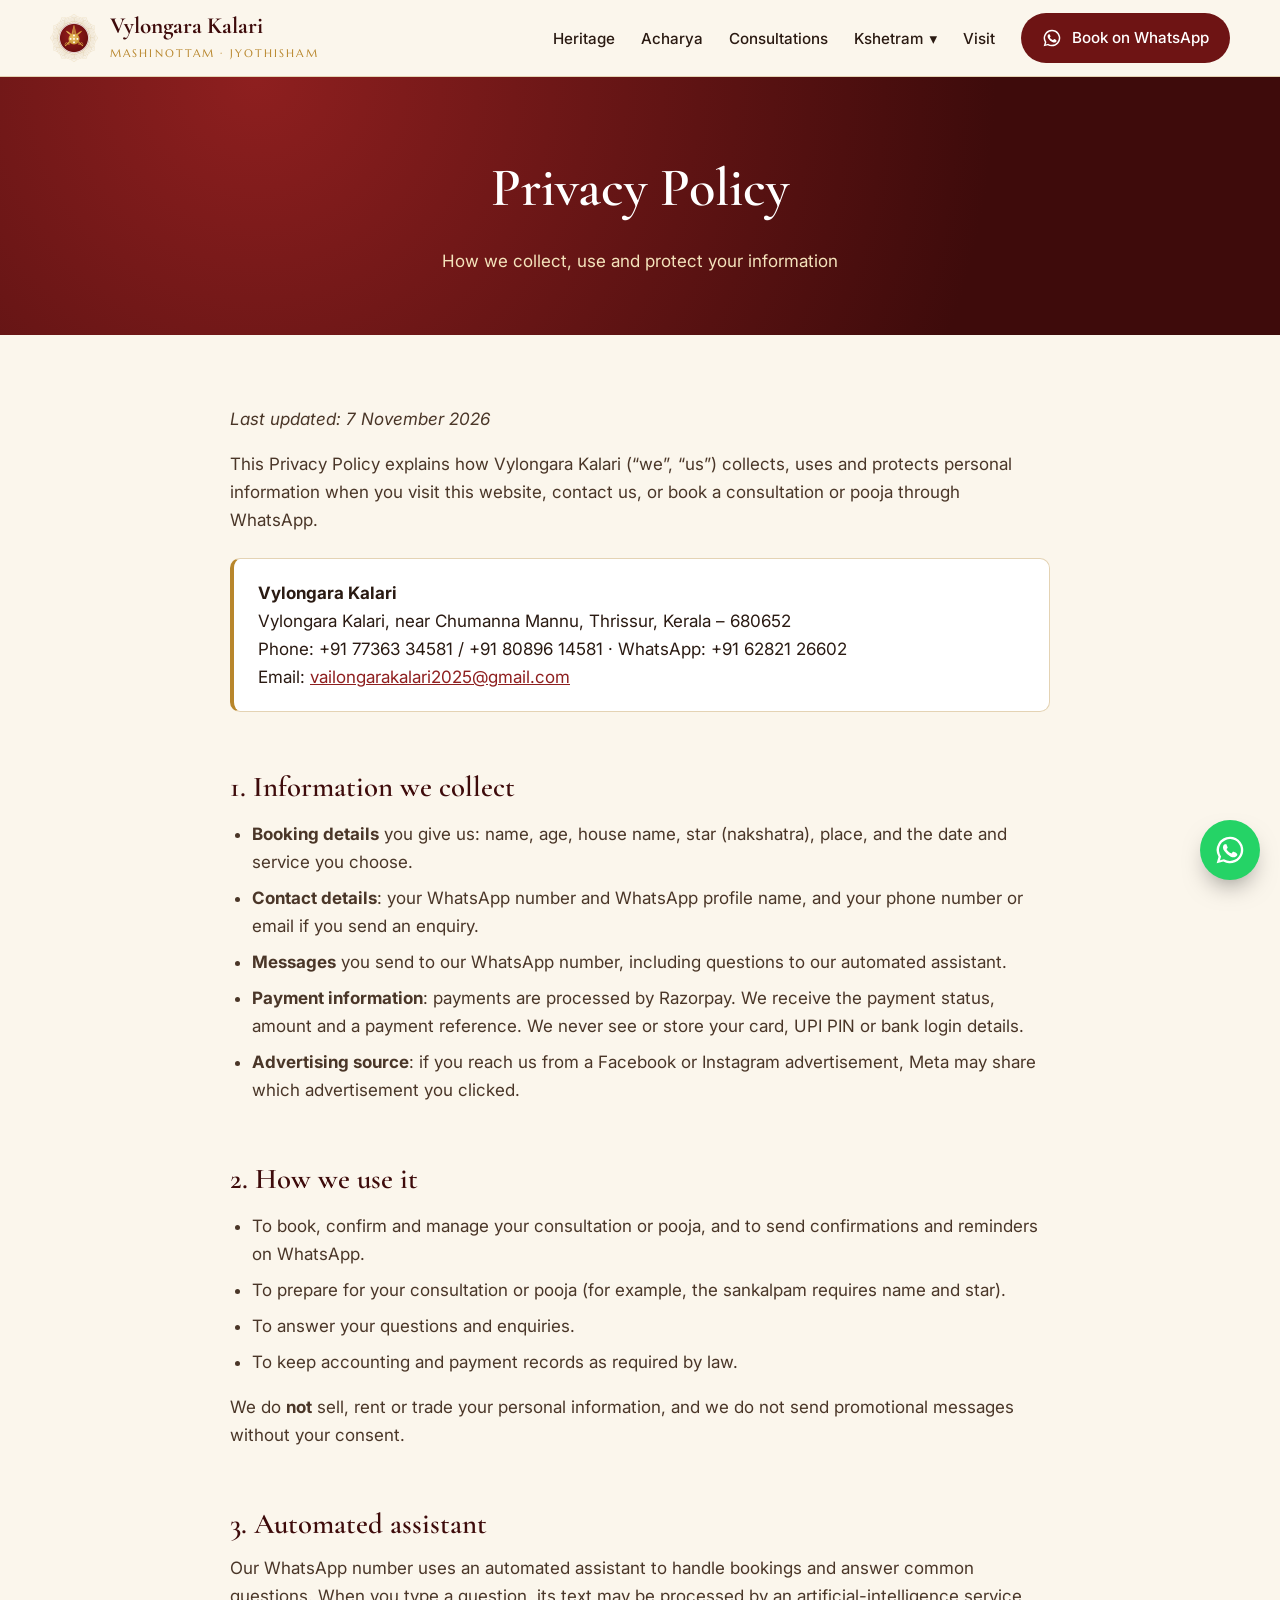
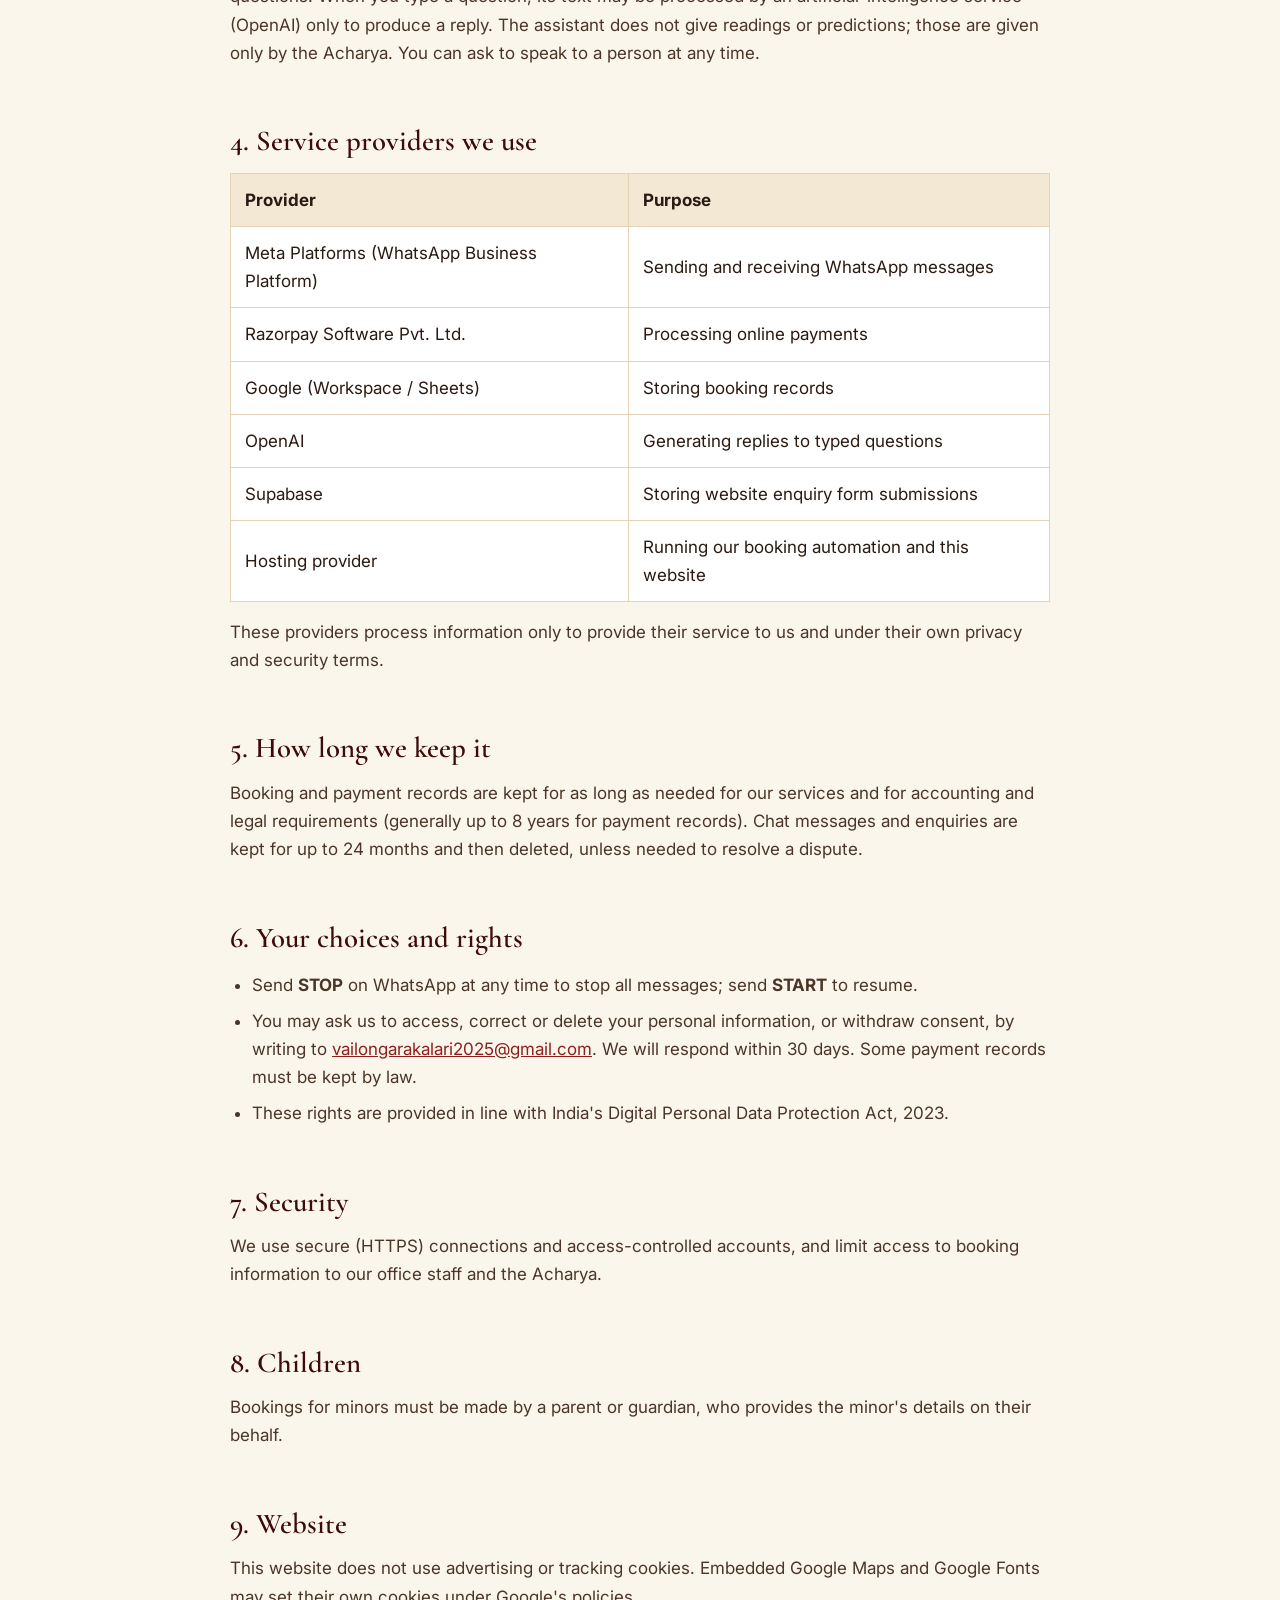
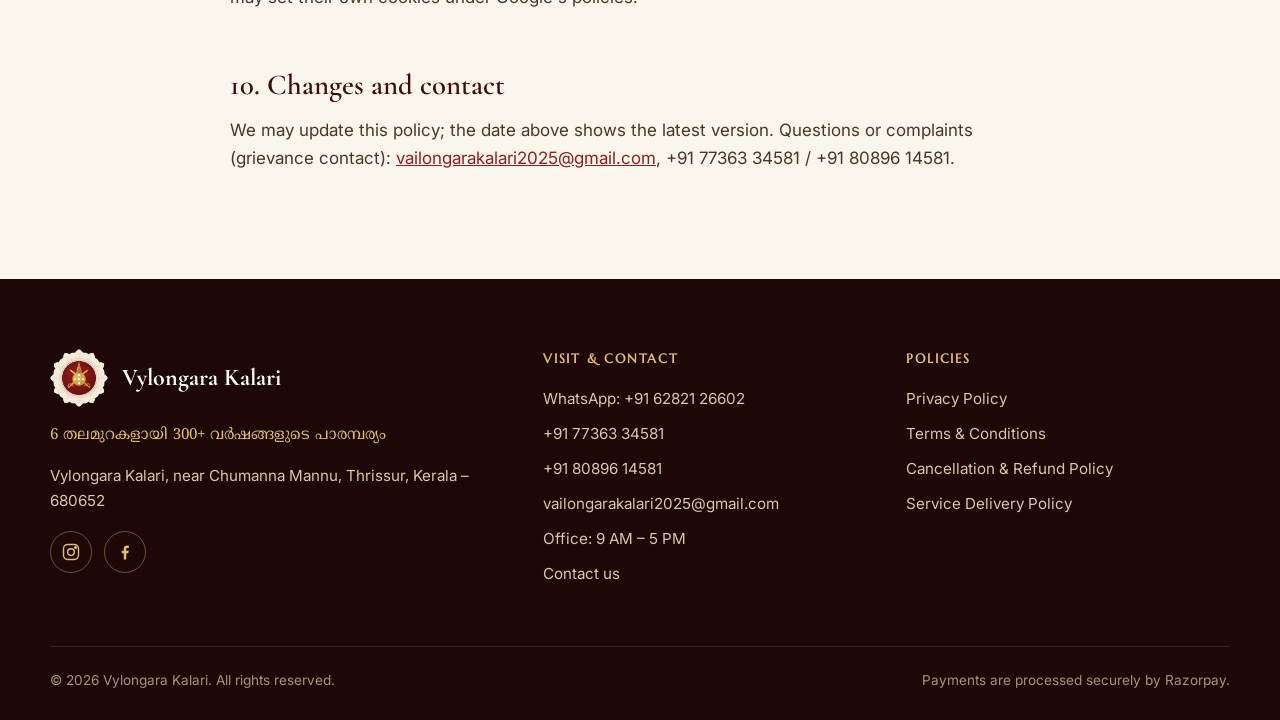
<file: privacy-policy.html>
<!doctype html>
<html lang="en">
<head>
<meta charset="utf-8">
<meta name="viewport" content="width=device-width, initial-scale=1">
<title>Privacy Policy | Vylongara Kalari</title>
<meta name="description" content="Privacy Policy of Vylongara Kalari.">
<link rel="canonical" href="https://vailongarakalari.in/privacy-policy.html">
<meta property="og:type" content="website"><meta property="og:title" content="Privacy Policy | Vylongara Kalari"><meta property="og:description" content="Privacy Policy of Vylongara Kalari.">
<meta property="og:url" content="https://vailongarakalari.in/privacy-policy.html"><meta property="og:image" content="https://vailongarakalari.in/assets/img/og-image.jpg">
<meta name="theme-color" content="#6E1414">
<!-- Meta (Facebook) domain verification: paste the meta tag Meta gives you on the next line -->

<link rel="icon" type="image/png" href="/assets/img/favicon.png"><link rel="apple-touch-icon" href="/assets/img/apple-touch-icon.png">
<link rel="preconnect" href="https://fonts.googleapis.com"><link rel="preconnect" href="https://fonts.gstatic.com" crossorigin><link href="https://fonts.googleapis.com/css2?family=Cormorant+Garamond:ital,wght@0,500;0,600;0,700;1,500&family=Inter:wght@400;500;600&family=Marcellus&family=Noto+Serif+Malayalam:wght@600;700&display=swap" rel="stylesheet">
<link rel="stylesheet" href="/assets/css/style.css">

</head>
<body>
<a class="skip" href="#main">Skip to content</a>
<header class="site-header">
  <nav class="container nav" aria-label="Main">
    <a class="brand" href="/">
      <img src="/assets/img/logo.png" alt="" width="48" height="48">
      <span><span class="brand-name">Vylongara Kalari</span><span class="brand-sub">Mashinottam · Jyothisham</span></span>
    </a>
    <button class="nav-toggle" aria-label="Open menu" aria-expanded="false" aria-controls="menu"><svg viewBox="0 0 24 24" fill="none" stroke="currentColor" stroke-width="1.8" aria-hidden="true"><path d="M4 7h16M4 12h16M4 17h16"/></svg></button>
    <ul class="menu" id="menu">
      <li><a href="/#heritage">Heritage</a></li>
      <li><a href="/#acharya">Acharya</a></li>
      <li><a href="/#services">Consultations</a></li>
      <li class="has-sub">
        <button class="sub-toggle" type="button" aria-expanded="false">Kshetram <span aria-hidden="true">▾</span></button>
        <ul class="submenu">
          <li><a href="/prathishtas.html">Prathishtas <span class="ml">പ്രതിഷ്ഠകൾ</span></a></li>
          <li><a href="/nithya-pooja.html">Nithya Pooja <span class="ml">നിത്യപൂജ</span></a></li>
          <li><a href="/vishesha-poojas.html">Vishesha Poojas <span class="ml">വിശേഷ പൂജകൾ</span></a></li>
          <li><a href="/vazhipadu.html">Vazhipadu <span class="ml">വഴിപാടുകൾ</span></a></li>
          <li><a href="/#kshetram">Photos</a></li>
        </ul>
      </li>
      <li><a href="/#visit">Visit</a></li>
      <li><a class="btn btn-maroon" href="https://wa.me/916282126602?text=Namaskaram" target="_blank" rel="noopener"><svg viewBox="0 0 24 24" fill="currentColor" aria-hidden="true"><path d="M12 2a10 10 0 0 0-8.6 15.1L2 22l5-1.3A10 10 0 1 0 12 2Zm0 18.2a8.2 8.2 0 0 1-4.2-1.1l-.3-.2-3 .8.8-2.9-.2-.3A8.2 8.2 0 1 1 12 20.2Zm4.5-6.1c-.2-.1-1.5-.7-1.7-.8s-.4-.1-.6.1-.7.8-.8 1-.3.2-.5.1a6.7 6.7 0 0 1-2-1.2 7.5 7.5 0 0 1-1.4-1.7c-.1-.2 0-.4.1-.5l.4-.4.2-.4v-.4l-.8-1.9c-.2-.5-.4-.4-.6-.4h-.5a1 1 0 0 0-.7.3 3 3 0 0 0-.9 2.2 5.2 5.2 0 0 0 1.1 2.7 11.8 11.8 0 0 0 4.5 4c1.7.7 2.3.8 3.2.6a2.7 2.7 0 0 0 1.8-1.2 2.2 2.2 0 0 0 .1-1.2c0-.1-.2-.2-.4-.3Z"/></svg> Book on WhatsApp</a></li>
    </ul>
  </nav>
</header>

<main id="main">
  <div class="page-hero"><div class="container"><h1>Privacy Policy</h1><p>How we collect, use and protect your information</p></div></div>
  <article class="container legal">
    <p><em>Last updated: 7 November 2026</em></p>
    <p>This Privacy Policy explains how Vylongara Kalari (“we”, “us”) collects, uses and protects personal information when you visit this website, contact us, or book a consultation or pooja through WhatsApp.</p>
    <div class="box"><strong>Vylongara Kalari</strong><br>Vylongara Kalari, near Chumanna Mannu, Thrissur, Kerala – 680652<br>Phone: +91 77363 34581 / +91 80896 14581 · WhatsApp: +91 62821 26602<br>Email: <a href="mailto:vailongarakalari2025@gmail.com">vailongarakalari2025@gmail.com</a></div>
    <h2>1. Information we collect</h2>
    <ul>
      <li><strong>Booking details</strong> you give us: name, age, house name, star (nakshatra), place, and the date and service you choose.</li>
      <li><strong>Contact details</strong>: your WhatsApp number and WhatsApp profile name, and your phone number or email if you send an enquiry.</li>
      <li><strong>Messages</strong> you send to our WhatsApp number, including questions to our automated assistant.</li>
      <li><strong>Payment information</strong>: payments are processed by Razorpay. We receive the payment status, amount and a payment reference. We never see or store your card, UPI PIN or bank login details.</li>
      <li><strong>Advertising source</strong>: if you reach us from a Facebook or Instagram advertisement, Meta may share which advertisement you clicked.</li>
    </ul>
    <h2>2. How we use it</h2>
    <ul>
      <li>To book, confirm and manage your consultation or pooja, and to send confirmations and reminders on WhatsApp.</li>
      <li>To prepare for your consultation or pooja (for example, the sankalpam requires name and star).</li>
      <li>To answer your questions and enquiries.</li>
      <li>To keep accounting and payment records as required by law.</li>
    </ul>
    <p>We do <strong>not</strong> sell, rent or trade your personal information, and we do not send promotional messages without your consent.</p>
    <h2>3. Automated assistant</h2>
    <p>Our WhatsApp number uses an automated assistant to handle bookings and answer common questions. When you type a question, its text may be processed by an artificial-intelligence service (OpenAI) only to produce a reply. The assistant does not give readings or predictions; those are given only by the Acharya. You can ask to speak to a person at any time.</p>
    <h2>4. Service providers we use</h2>
    <table>
      <tr><th>Provider</th><th>Purpose</th></tr>
      <tr><td>Meta Platforms (WhatsApp Business Platform)</td><td>Sending and receiving WhatsApp messages</td></tr>
      <tr><td>Razorpay Software Pvt. Ltd.</td><td>Processing online payments</td></tr>
      <tr><td>Google (Workspace / Sheets)</td><td>Storing booking records</td></tr>
      <tr><td>OpenAI</td><td>Generating replies to typed questions</td></tr>
      <tr><td>Supabase</td><td>Storing website enquiry form submissions</td></tr>
      <tr><td>Hosting provider</td><td>Running our booking automation and this website</td></tr>
    </table>
    <p>These providers process information only to provide their service to us and under their own privacy and security terms.</p>
    <h2>5. How long we keep it</h2>
    <p>Booking and payment records are kept for as long as needed for our services and for accounting and legal requirements (generally up to 8 years for payment records). Chat messages and enquiries are kept for up to 24 months and then deleted, unless needed to resolve a dispute.</p>
    <h2>6. Your choices and rights</h2>
    <ul>
      <li>Send <strong>STOP</strong> on WhatsApp at any time to stop all messages; send <strong>START</strong> to resume.</li>
      <li>You may ask us to access, correct or delete your personal information, or withdraw consent, by writing to <a href="mailto:vailongarakalari2025@gmail.com">vailongarakalari2025@gmail.com</a>. We will respond within 30 days. Some payment records must be kept by law.</li>
      <li>These rights are provided in line with India's Digital Personal Data Protection Act, 2023.</li>
    </ul>
    <h2>7. Security</h2>
    <p>We use secure (HTTPS) connections and access-controlled accounts, and limit access to booking information to our office staff and the Acharya.</p>
    <h2>8. Children</h2>
    <p>Bookings for minors must be made by a parent or guardian, who provides the minor's details on their behalf.</p>
    <h2>9. Website</h2>
    <p>This website does not use advertising or tracking cookies. Embedded Google Maps and Google Fonts may set their own cookies under Google's policies.</p>
    <h2>10. Changes and contact</h2>
    <p>We may update this policy; the date above shows the latest version. Questions or complaints (grievance contact): <a href="mailto:vailongarakalari2025@gmail.com">vailongarakalari2025@gmail.com</a>, +91 77363 34581 / +91 80896 14581.</p>
  </article>
</main>
<footer class="site-footer">
  <div class="container">
    <div class="footer-grid">
      <div>
        <div class="footer-brand"><img src="/assets/img/logo.png" alt=""><strong>Vylongara Kalari</strong></div>
        <p class="ml" style="color:#E3BE72">6 തലമുറകളായി 300+ വർഷങ്ങളുടെ പാരമ്പര്യം</p>
        <p>Vylongara Kalari, near Chumanna Mannu, Thrissur, Kerala – 680652</p>
        <div class="social"><a href="https://www.instagram.com/vailongara_kalari?obrf=MXBwdWF6NXVwMXA2dg==" target="_blank" rel="noopener" aria-label="Instagram"><svg viewBox="0 0 24 24" fill="none" stroke="currentColor" stroke-width="1.7" aria-hidden="true"><rect x="3" y="3" width="18" height="18" rx="5"/><circle cx="12" cy="12" r="4"/><circle cx="17.5" cy="6.5" r="1" fill="currentColor"/></svg></a><a href="https://www.facebook.com/share/1HTxwyCHn2/" target="_blank" rel="noopener" aria-label="Facebook"><svg viewBox="0 0 24 24" fill="currentColor" aria-hidden="true"><path d="M13.5 21v-7.5h2.5l.4-3h-2.9V8.6c0-.9.3-1.5 1.5-1.5h1.6V4.4a21 21 0 0 0-2.3-.1c-2.3 0-3.8 1.4-3.8 3.9v2.3H8v3h2.5V21h3Z"/></svg></a></div>
      </div>
      <div>
        <h4>Visit &amp; contact</h4>
        <ul>
          <li><a href="https://wa.me/916282126602?text=Namaskaram" target="_blank" rel="noopener">WhatsApp: +91 62821 26602</a></li>
          <li><a href="tel:+917736334581">+91 77363 34581</a></li><li><a href="tel:+918089614581">+91 80896 14581</a></li>
          <li><a href="mailto:vailongarakalari2025@gmail.com">vailongarakalari2025@gmail.com</a></li>
          <li>Office: 9 AM – 5 PM</li>
          <li><a href="/contact.html">Contact us</a></li>
        </ul>
      </div>
      <div>
        <h4>Policies</h4>
        <ul>
          <li><a href="/privacy-policy.html">Privacy Policy</a></li>
          <li><a href="/terms.html">Terms &amp; Conditions</a></li>
          <li><a href="/refund-policy.html">Cancellation &amp; Refund Policy</a></li>
          <li><a href="/service-delivery-policy.html">Service Delivery Policy</a></li>
        </ul>
      </div>
    </div>
    <div class="footer-bottom">
      <span>© 2026 Vylongara Kalari. All rights reserved.</span>
      <span>Payments are processed securely by Razorpay.</span>
    </div>
  </div>
</footer>
<a class="wa-float" href="https://wa.me/916282126602?text=Namaskaram" target="_blank" rel="noopener" aria-label="Book on WhatsApp"><svg viewBox="0 0 24 24" fill="currentColor" aria-hidden="true"><path d="M12 2a10 10 0 0 0-8.6 15.1L2 22l5-1.3A10 10 0 1 0 12 2Zm0 18.2a8.2 8.2 0 0 1-4.2-1.1l-.3-.2-3 .8.8-2.9-.2-.3A8.2 8.2 0 1 1 12 20.2Zm4.5-6.1c-.2-.1-1.5-.7-1.7-.8s-.4-.1-.6.1-.7.8-.8 1-.3.2-.5.1a6.7 6.7 0 0 1-2-1.2 7.5 7.5 0 0 1-1.4-1.7c-.1-.2 0-.4.1-.5l.4-.4.2-.4v-.4l-.8-1.9c-.2-.5-.4-.4-.6-.4h-.5a1 1 0 0 0-.7.3 3 3 0 0 0-.9 2.2 5.2 5.2 0 0 0 1.1 2.7 11.8 11.8 0 0 0 4.5 4c1.7.7 2.3.8 3.2.6a2.7 2.7 0 0 0 1.8-1.2 2.2 2.2 0 0 0 .1-1.2c0-.1-.2-.2-.4-.3Z"/></svg></a>
<script src="/assets/js/config.js"></script>
<script src="/assets/js/main.js" defer></script>
</body>
</html>
</file>
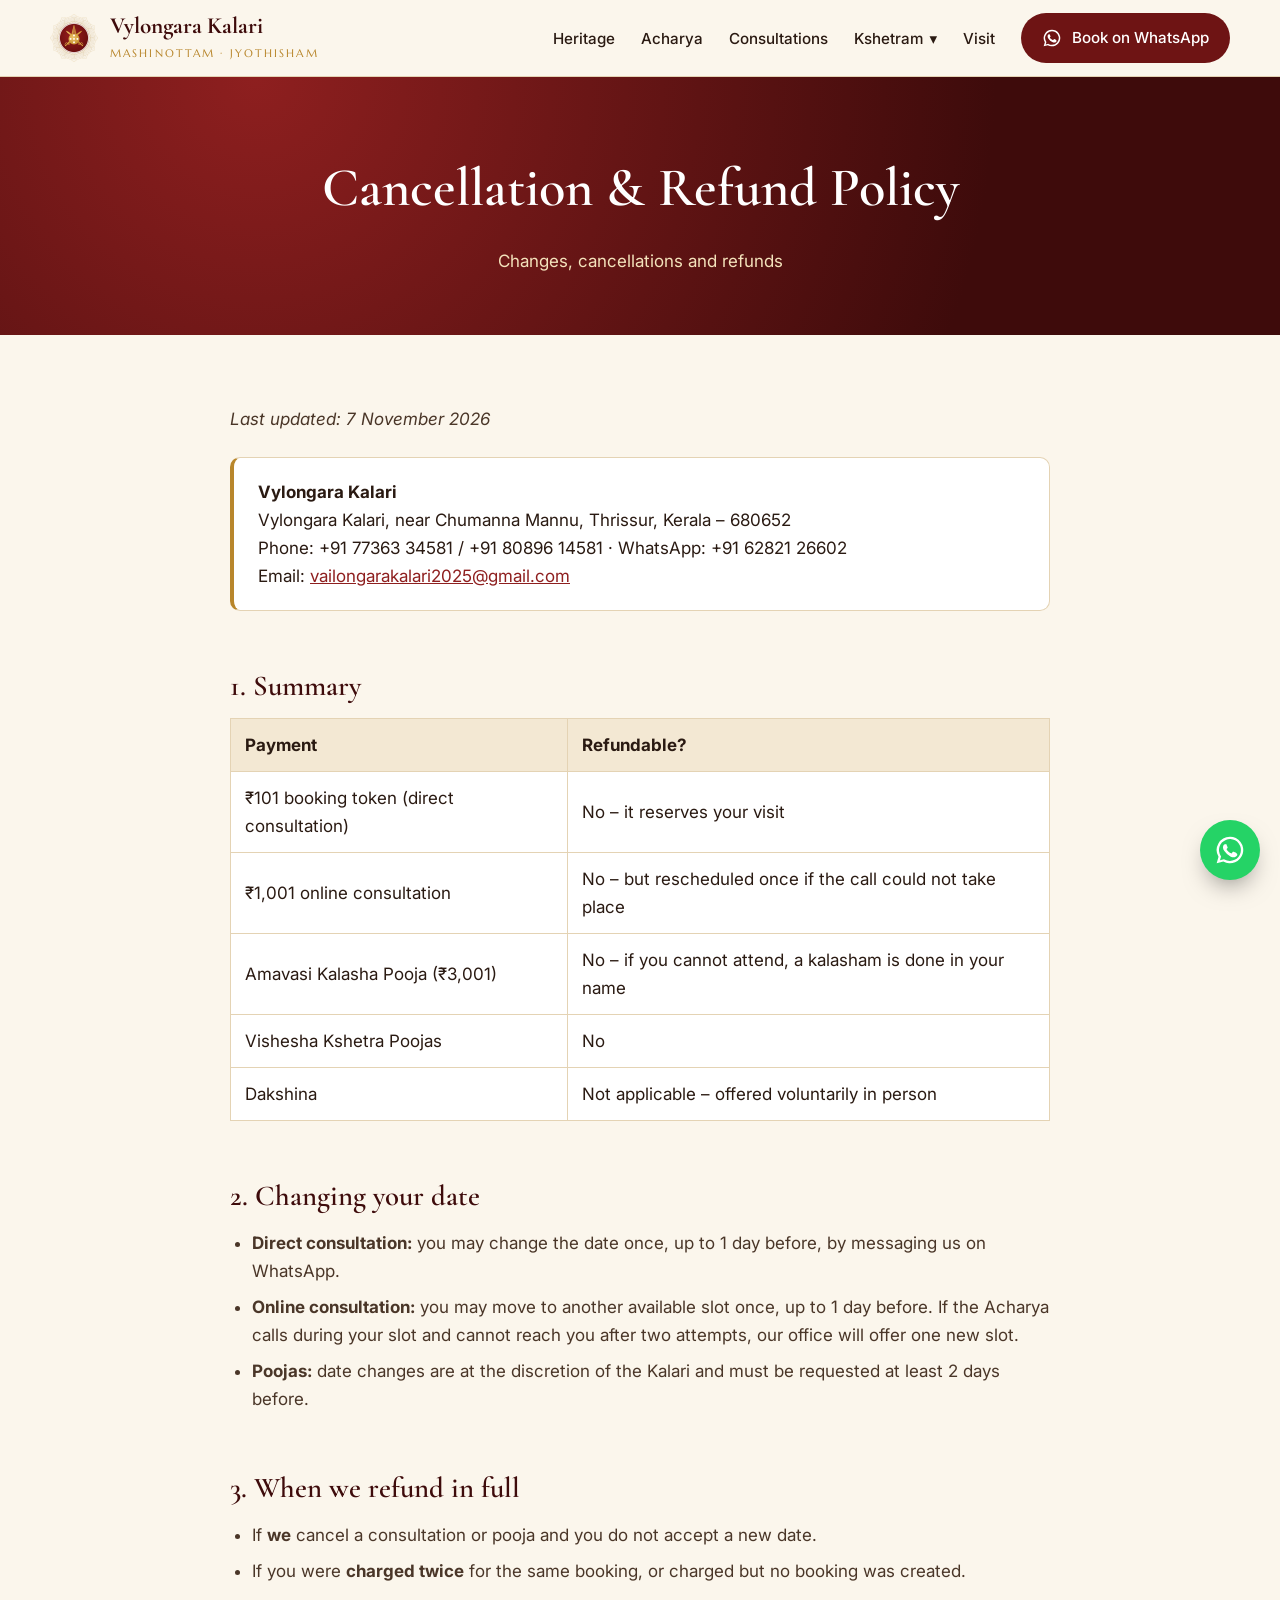
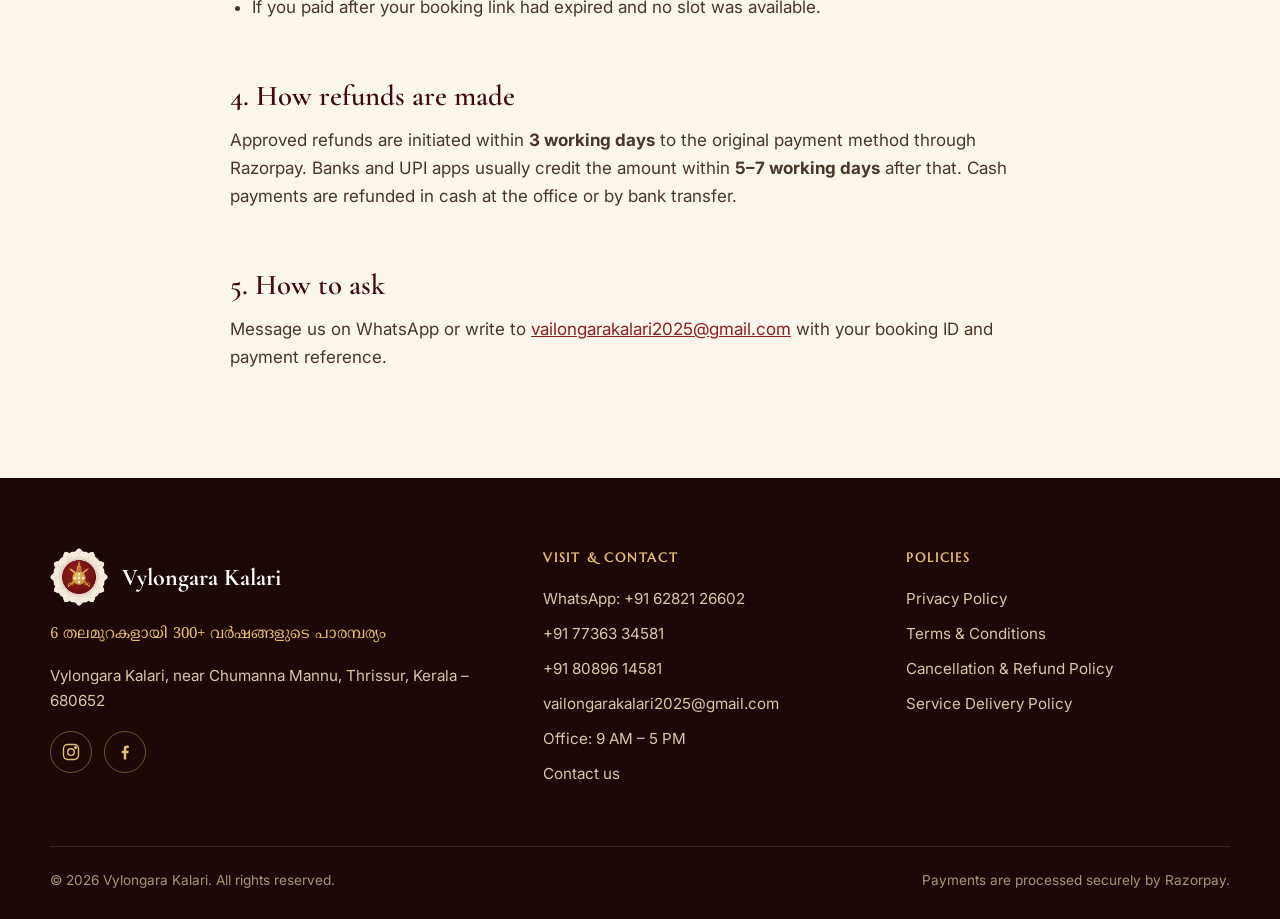
<file: refund-policy.html>
<!doctype html>
<html lang="en">
<head>
<meta charset="utf-8">
<meta name="viewport" content="width=device-width, initial-scale=1">
<title>Cancellation &amp; Refund Policy | Vylongara Kalari</title>
<meta name="description" content="Cancellation and Refund Policy of Vylongara Kalari.">
<link rel="canonical" href="https://vailongarakalari.in/refund-policy.html">
<meta property="og:type" content="website"><meta property="og:title" content="Cancellation &amp; Refund Policy | Vylongara Kalari"><meta property="og:description" content="Cancellation and Refund Policy of Vylongara Kalari.">
<meta property="og:url" content="https://vailongarakalari.in/refund-policy.html"><meta property="og:image" content="https://vailongarakalari.in/assets/img/og-image.jpg">
<meta name="theme-color" content="#6E1414">
<!-- Meta (Facebook) domain verification: paste the meta tag Meta gives you on the next line -->

<link rel="icon" type="image/png" href="/assets/img/favicon.png"><link rel="apple-touch-icon" href="/assets/img/apple-touch-icon.png">
<link rel="preconnect" href="https://fonts.googleapis.com"><link rel="preconnect" href="https://fonts.gstatic.com" crossorigin><link href="https://fonts.googleapis.com/css2?family=Cormorant+Garamond:ital,wght@0,500;0,600;0,700;1,500&family=Inter:wght@400;500;600&family=Marcellus&family=Noto+Serif+Malayalam:wght@600;700&display=swap" rel="stylesheet">
<link rel="stylesheet" href="/assets/css/style.css">

</head>
<body>
<a class="skip" href="#main">Skip to content</a>
<header class="site-header">
  <nav class="container nav" aria-label="Main">
    <a class="brand" href="/">
      <img src="/assets/img/logo.png" alt="" width="48" height="48">
      <span><span class="brand-name">Vylongara Kalari</span><span class="brand-sub">Mashinottam · Jyothisham</span></span>
    </a>
    <button class="nav-toggle" aria-label="Open menu" aria-expanded="false" aria-controls="menu"><svg viewBox="0 0 24 24" fill="none" stroke="currentColor" stroke-width="1.8" aria-hidden="true"><path d="M4 7h16M4 12h16M4 17h16"/></svg></button>
    <ul class="menu" id="menu">
      <li><a href="/#heritage">Heritage</a></li>
      <li><a href="/#acharya">Acharya</a></li>
      <li><a href="/#services">Consultations</a></li>
      <li class="has-sub">
        <button class="sub-toggle" type="button" aria-expanded="false">Kshetram <span aria-hidden="true">▾</span></button>
        <ul class="submenu">
          <li><a href="/prathishtas.html">Prathishtas <span class="ml">പ്രതിഷ്ഠകൾ</span></a></li>
          <li><a href="/nithya-pooja.html">Nithya Pooja <span class="ml">നിത്യപൂജ</span></a></li>
          <li><a href="/vishesha-poojas.html">Vishesha Poojas <span class="ml">വിശേഷ പൂജകൾ</span></a></li>
          <li><a href="/vazhipadu.html">Vazhipadu <span class="ml">വഴിപാടുകൾ</span></a></li>
          <li><a href="/#kshetram">Photos</a></li>
        </ul>
      </li>
      <li><a href="/#visit">Visit</a></li>
      <li><a class="btn btn-maroon" href="https://wa.me/916282126602?text=Namaskaram" target="_blank" rel="noopener"><svg viewBox="0 0 24 24" fill="currentColor" aria-hidden="true"><path d="M12 2a10 10 0 0 0-8.6 15.1L2 22l5-1.3A10 10 0 1 0 12 2Zm0 18.2a8.2 8.2 0 0 1-4.2-1.1l-.3-.2-3 .8.8-2.9-.2-.3A8.2 8.2 0 1 1 12 20.2Zm4.5-6.1c-.2-.1-1.5-.7-1.7-.8s-.4-.1-.6.1-.7.8-.8 1-.3.2-.5.1a6.7 6.7 0 0 1-2-1.2 7.5 7.5 0 0 1-1.4-1.7c-.1-.2 0-.4.1-.5l.4-.4.2-.4v-.4l-.8-1.9c-.2-.5-.4-.4-.6-.4h-.5a1 1 0 0 0-.7.3 3 3 0 0 0-.9 2.2 5.2 5.2 0 0 0 1.1 2.7 11.8 11.8 0 0 0 4.5 4c1.7.7 2.3.8 3.2.6a2.7 2.7 0 0 0 1.8-1.2 2.2 2.2 0 0 0 .1-1.2c0-.1-.2-.2-.4-.3Z"/></svg> Book on WhatsApp</a></li>
    </ul>
  </nav>
</header>

<main id="main">
  <div class="page-hero"><div class="container"><h1>Cancellation &amp; Refund Policy</h1><p>Changes, cancellations and refunds</p></div></div>
  <article class="container legal">
    <p><em>Last updated: 7 November 2026</em></p>
    <div class="box"><strong>Vylongara Kalari</strong><br>Vylongara Kalari, near Chumanna Mannu, Thrissur, Kerala – 680652<br>Phone: +91 77363 34581 / +91 80896 14581 · WhatsApp: +91 62821 26602<br>Email: <a href="mailto:vailongarakalari2025@gmail.com">vailongarakalari2025@gmail.com</a></div>
    <h2>1. Summary</h2>
    <table>
      <tr><th>Payment</th><th>Refundable?</th></tr>
      <tr><td>₹101 booking token (direct consultation)</td><td>No – it reserves your visit</td></tr>
      <tr><td>₹1,001 online consultation</td><td>No – but rescheduled once if the call could not take place</td></tr>
      <tr><td>Amavasi Kalasha Pooja (₹3,001)</td><td>No – if you cannot attend, a kalasham is done in your name</td></tr>
      <tr><td>Vishesha Kshetra Poojas</td><td>No</td></tr>
      <tr><td>Dakshina</td><td>Not applicable – offered voluntarily in person</td></tr>
    </table>
    <h2>2. Changing your date</h2>
    <ul>
      <li><strong>Direct consultation:</strong> you may change the date once, up to 1 day before, by messaging us on WhatsApp.</li>
      <li><strong>Online consultation:</strong> you may move to another available slot once, up to 1 day before. If the Acharya calls during your slot and cannot reach you after two attempts, our office will offer one new slot.</li>
      <li><strong>Poojas:</strong> date changes are at the discretion of the Kalari and must be requested at least 2 days before.</li>
    </ul>
    <h2>3. When we refund in full</h2>
    <ul>
      <li>If <strong>we</strong> cancel a consultation or pooja and you do not accept a new date.</li>
      <li>If you were <strong>charged twice</strong> for the same booking, or charged but no booking was created.</li>
      <li>If you paid after your booking link had expired and no slot was available.</li>
    </ul>
    <h2>4. How refunds are made</h2>
    <p>Approved refunds are initiated within <strong>3 working days</strong> to the original payment method through Razorpay. Banks and UPI apps usually credit the amount within <strong>5–7 working days</strong> after that. Cash payments are refunded in cash at the office or by bank transfer.</p>
    <h2>5. How to ask</h2>
    <p>Message us on WhatsApp or write to <a href="mailto:vailongarakalari2025@gmail.com">vailongarakalari2025@gmail.com</a> with your booking ID and payment reference.</p>
  </article>
</main>
<footer class="site-footer">
  <div class="container">
    <div class="footer-grid">
      <div>
        <div class="footer-brand"><img src="/assets/img/logo.png" alt=""><strong>Vylongara Kalari</strong></div>
        <p class="ml" style="color:#E3BE72">6 തലമുറകളായി 300+ വർഷങ്ങളുടെ പാരമ്പര്യം</p>
        <p>Vylongara Kalari, near Chumanna Mannu, Thrissur, Kerala – 680652</p>
        <div class="social"><a href="https://www.instagram.com/vailongara_kalari?obrf=MXBwdWF6NXVwMXA2dg==" target="_blank" rel="noopener" aria-label="Instagram"><svg viewBox="0 0 24 24" fill="none" stroke="currentColor" stroke-width="1.7" aria-hidden="true"><rect x="3" y="3" width="18" height="18" rx="5"/><circle cx="12" cy="12" r="4"/><circle cx="17.5" cy="6.5" r="1" fill="currentColor"/></svg></a><a href="https://www.facebook.com/share/1HTxwyCHn2/" target="_blank" rel="noopener" aria-label="Facebook"><svg viewBox="0 0 24 24" fill="currentColor" aria-hidden="true"><path d="M13.5 21v-7.5h2.5l.4-3h-2.9V8.6c0-.9.3-1.5 1.5-1.5h1.6V4.4a21 21 0 0 0-2.3-.1c-2.3 0-3.8 1.4-3.8 3.9v2.3H8v3h2.5V21h3Z"/></svg></a></div>
      </div>
      <div>
        <h4>Visit &amp; contact</h4>
        <ul>
          <li><a href="https://wa.me/916282126602?text=Namaskaram" target="_blank" rel="noopener">WhatsApp: +91 62821 26602</a></li>
          <li><a href="tel:+917736334581">+91 77363 34581</a></li><li><a href="tel:+918089614581">+91 80896 14581</a></li>
          <li><a href="mailto:vailongarakalari2025@gmail.com">vailongarakalari2025@gmail.com</a></li>
          <li>Office: 9 AM – 5 PM</li>
          <li><a href="/contact.html">Contact us</a></li>
        </ul>
      </div>
      <div>
        <h4>Policies</h4>
        <ul>
          <li><a href="/privacy-policy.html">Privacy Policy</a></li>
          <li><a href="/terms.html">Terms &amp; Conditions</a></li>
          <li><a href="/refund-policy.html">Cancellation &amp; Refund Policy</a></li>
          <li><a href="/service-delivery-policy.html">Service Delivery Policy</a></li>
        </ul>
      </div>
    </div>
    <div class="footer-bottom">
      <span>© 2026 Vylongara Kalari. All rights reserved.</span>
      <span>Payments are processed securely by Razorpay.</span>
    </div>
  </div>
</footer>
<a class="wa-float" href="https://wa.me/916282126602?text=Namaskaram" target="_blank" rel="noopener" aria-label="Book on WhatsApp"><svg viewBox="0 0 24 24" fill="currentColor" aria-hidden="true"><path d="M12 2a10 10 0 0 0-8.6 15.1L2 22l5-1.3A10 10 0 1 0 12 2Zm0 18.2a8.2 8.2 0 0 1-4.2-1.1l-.3-.2-3 .8.8-2.9-.2-.3A8.2 8.2 0 1 1 12 20.2Zm4.5-6.1c-.2-.1-1.5-.7-1.7-.8s-.4-.1-.6.1-.7.8-.8 1-.3.2-.5.1a6.7 6.7 0 0 1-2-1.2 7.5 7.5 0 0 1-1.4-1.7c-.1-.2 0-.4.1-.5l.4-.4.2-.4v-.4l-.8-1.9c-.2-.5-.4-.4-.6-.4h-.5a1 1 0 0 0-.7.3 3 3 0 0 0-.9 2.2 5.2 5.2 0 0 0 1.1 2.7 11.8 11.8 0 0 0 4.5 4c1.7.7 2.3.8 3.2.6a2.7 2.7 0 0 0 1.8-1.2 2.2 2.2 0 0 0 .1-1.2c0-.1-.2-.2-.4-.3Z"/></svg></a>
<script src="/assets/js/config.js"></script>
<script src="/assets/js/main.js" defer></script>
</body>
</html>
</file>
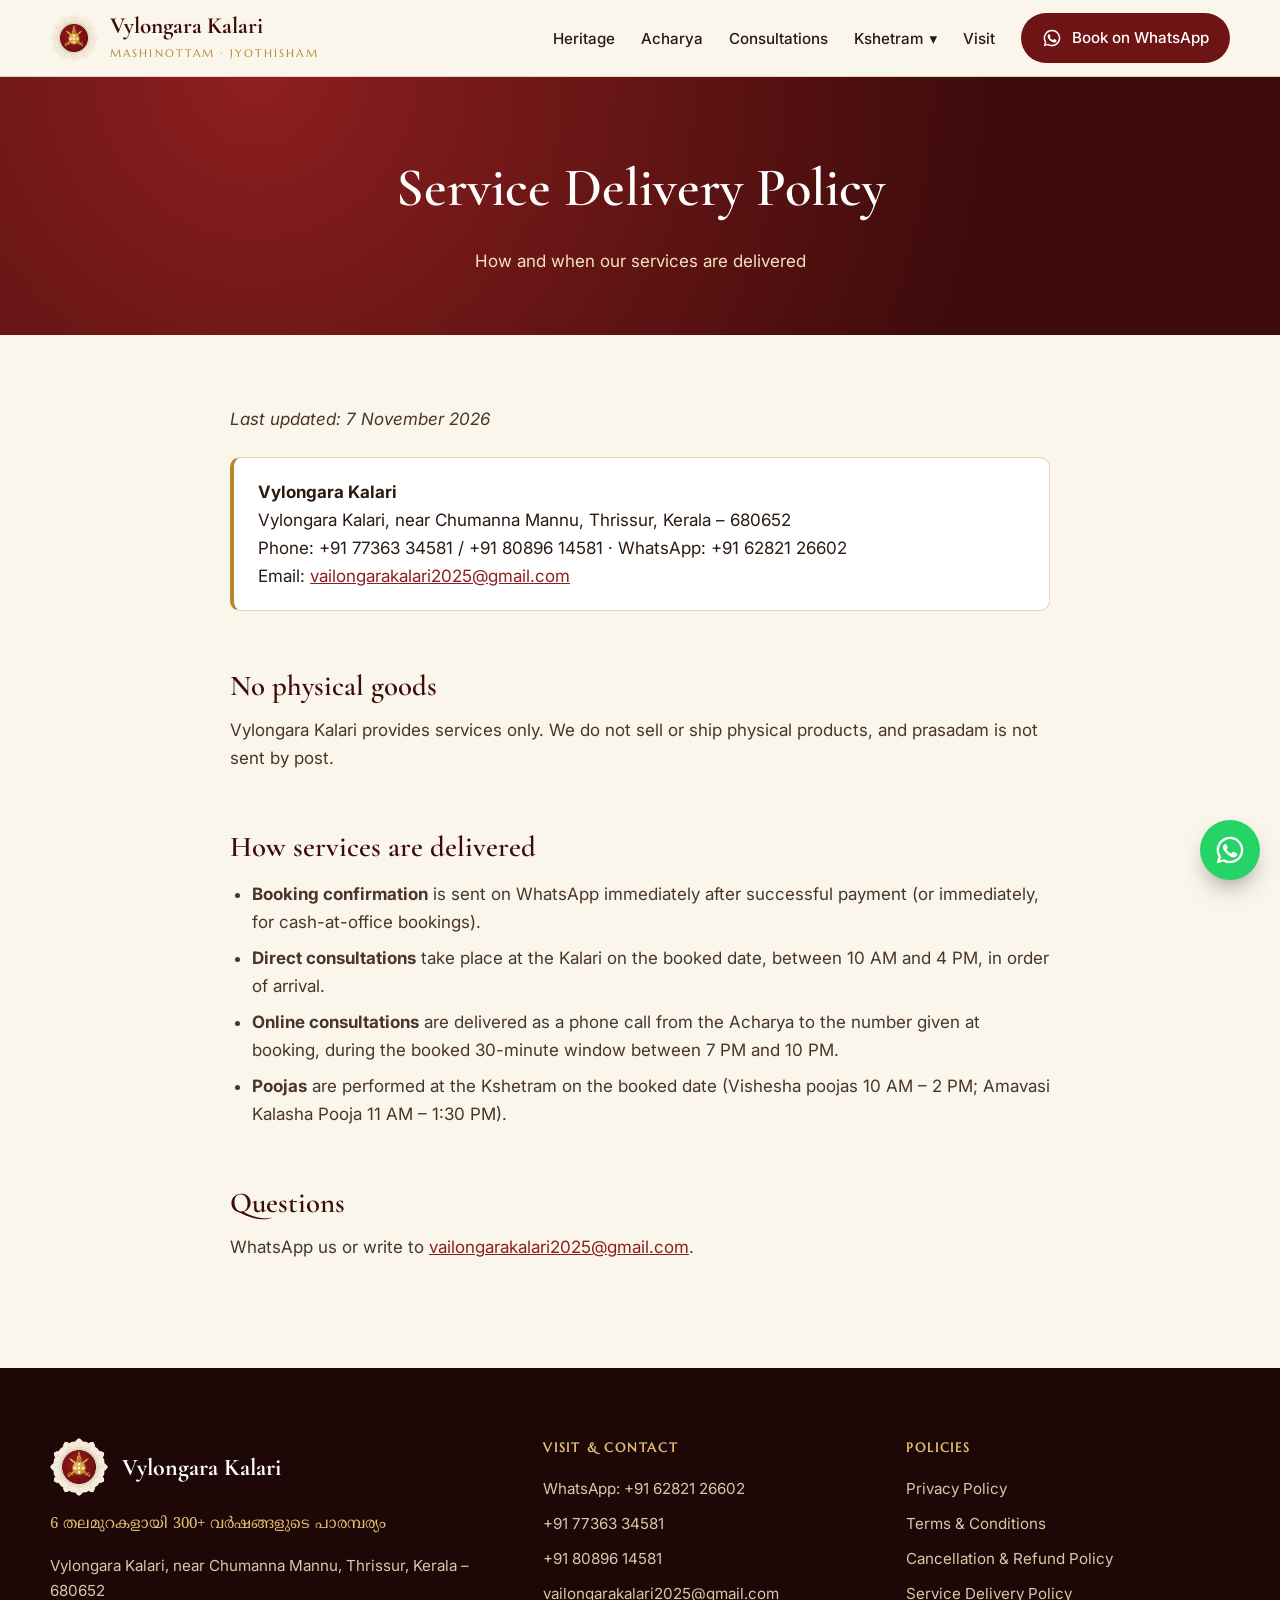
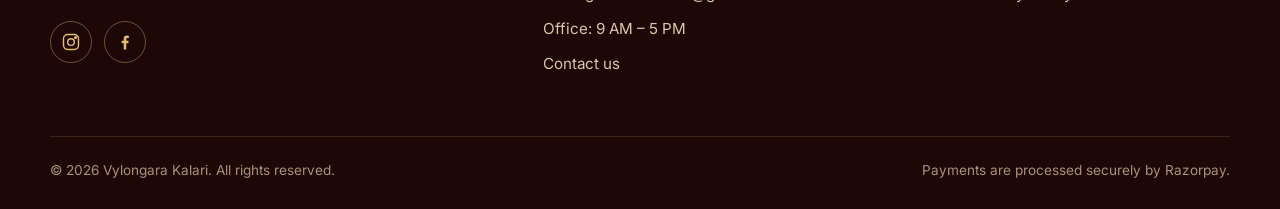
<file: service-delivery-policy.html>
<!doctype html>
<html lang="en">
<head>
<meta charset="utf-8">
<meta name="viewport" content="width=device-width, initial-scale=1">
<title>Service Delivery Policy | Vylongara Kalari</title>
<meta name="description" content="Service Delivery Policy of Vylongara Kalari.">
<link rel="canonical" href="https://vailongarakalari.in/service-delivery-policy.html">
<meta property="og:type" content="website"><meta property="og:title" content="Service Delivery Policy | Vylongara Kalari"><meta property="og:description" content="Service Delivery Policy of Vylongara Kalari.">
<meta property="og:url" content="https://vailongarakalari.in/service-delivery-policy.html"><meta property="og:image" content="https://vailongarakalari.in/assets/img/og-image.jpg">
<meta name="theme-color" content="#6E1414">
<!-- Meta (Facebook) domain verification: paste the meta tag Meta gives you on the next line -->

<link rel="icon" type="image/png" href="/assets/img/favicon.png"><link rel="apple-touch-icon" href="/assets/img/apple-touch-icon.png">
<link rel="preconnect" href="https://fonts.googleapis.com"><link rel="preconnect" href="https://fonts.gstatic.com" crossorigin><link href="https://fonts.googleapis.com/css2?family=Cormorant+Garamond:ital,wght@0,500;0,600;0,700;1,500&family=Inter:wght@400;500;600&family=Marcellus&family=Noto+Serif+Malayalam:wght@600;700&display=swap" rel="stylesheet">
<link rel="stylesheet" href="/assets/css/style.css">

</head>
<body>
<a class="skip" href="#main">Skip to content</a>
<header class="site-header">
  <nav class="container nav" aria-label="Main">
    <a class="brand" href="/">
      <img src="/assets/img/logo.png" alt="" width="48" height="48">
      <span><span class="brand-name">Vylongara Kalari</span><span class="brand-sub">Mashinottam · Jyothisham</span></span>
    </a>
    <button class="nav-toggle" aria-label="Open menu" aria-expanded="false" aria-controls="menu"><svg viewBox="0 0 24 24" fill="none" stroke="currentColor" stroke-width="1.8" aria-hidden="true"><path d="M4 7h16M4 12h16M4 17h16"/></svg></button>
    <ul class="menu" id="menu">
      <li><a href="/#heritage">Heritage</a></li>
      <li><a href="/#acharya">Acharya</a></li>
      <li><a href="/#services">Consultations</a></li>
      <li class="has-sub">
        <button class="sub-toggle" type="button" aria-expanded="false">Kshetram <span aria-hidden="true">▾</span></button>
        <ul class="submenu">
          <li><a href="/prathishtas.html">Prathishtas <span class="ml">പ്രതിഷ്ഠകൾ</span></a></li>
          <li><a href="/nithya-pooja.html">Nithya Pooja <span class="ml">നിത്യപൂജ</span></a></li>
          <li><a href="/vishesha-poojas.html">Vishesha Poojas <span class="ml">വിശേഷ പൂജകൾ</span></a></li>
          <li><a href="/vazhipadu.html">Vazhipadu <span class="ml">വഴിപാടുകൾ</span></a></li>
          <li><a href="/#kshetram">Photos</a></li>
        </ul>
      </li>
      <li><a href="/#visit">Visit</a></li>
      <li><a class="btn btn-maroon" href="https://wa.me/916282126602?text=Namaskaram" target="_blank" rel="noopener"><svg viewBox="0 0 24 24" fill="currentColor" aria-hidden="true"><path d="M12 2a10 10 0 0 0-8.6 15.1L2 22l5-1.3A10 10 0 1 0 12 2Zm0 18.2a8.2 8.2 0 0 1-4.2-1.1l-.3-.2-3 .8.8-2.9-.2-.3A8.2 8.2 0 1 1 12 20.2Zm4.5-6.1c-.2-.1-1.5-.7-1.7-.8s-.4-.1-.6.1-.7.8-.8 1-.3.2-.5.1a6.7 6.7 0 0 1-2-1.2 7.5 7.5 0 0 1-1.4-1.7c-.1-.2 0-.4.1-.5l.4-.4.2-.4v-.4l-.8-1.9c-.2-.5-.4-.4-.6-.4h-.5a1 1 0 0 0-.7.3 3 3 0 0 0-.9 2.2 5.2 5.2 0 0 0 1.1 2.7 11.8 11.8 0 0 0 4.5 4c1.7.7 2.3.8 3.2.6a2.7 2.7 0 0 0 1.8-1.2 2.2 2.2 0 0 0 .1-1.2c0-.1-.2-.2-.4-.3Z"/></svg> Book on WhatsApp</a></li>
    </ul>
  </nav>
</header>

<main id="main">
  <div class="page-hero"><div class="container"><h1>Service Delivery Policy</h1><p>How and when our services are delivered</p></div></div>
  <article class="container legal">
    <p><em>Last updated: 7 November 2026</em></p>
    <div class="box"><strong>Vylongara Kalari</strong><br>Vylongara Kalari, near Chumanna Mannu, Thrissur, Kerala – 680652<br>Phone: +91 77363 34581 / +91 80896 14581 · WhatsApp: +91 62821 26602<br>Email: <a href="mailto:vailongarakalari2025@gmail.com">vailongarakalari2025@gmail.com</a></div>
    <h2>No physical goods</h2>
    <p>Vylongara Kalari provides services only. We do not sell or ship physical products, and prasadam is not sent by post.</p>
    <h2>How services are delivered</h2>
    <ul>
      <li><strong>Booking confirmation</strong> is sent on WhatsApp immediately after successful payment (or immediately, for cash-at-office bookings).</li>
      <li><strong>Direct consultations</strong> take place at the Kalari on the booked date, between 10 AM and 4 PM, in order of arrival.</li>
      <li><strong>Online consultations</strong> are delivered as a phone call from the Acharya to the number given at booking, during the booked 30-minute window between 7 PM and 10 PM.</li>
      <li><strong>Poojas</strong> are performed at the Kshetram on the booked date (Vishesha poojas 10 AM – 2 PM; Amavasi Kalasha Pooja 11 AM – 1:30 PM).</li>
    </ul>
    <h2>Questions</h2>
    <p>WhatsApp us or write to <a href="mailto:vailongarakalari2025@gmail.com">vailongarakalari2025@gmail.com</a>.</p>
  </article>
</main>
<footer class="site-footer">
  <div class="container">
    <div class="footer-grid">
      <div>
        <div class="footer-brand"><img src="/assets/img/logo.png" alt=""><strong>Vylongara Kalari</strong></div>
        <p class="ml" style="color:#E3BE72">6 തലമുറകളായി 300+ വർഷങ്ങളുടെ പാരമ്പര്യം</p>
        <p>Vylongara Kalari, near Chumanna Mannu, Thrissur, Kerala – 680652</p>
        <div class="social"><a href="https://www.instagram.com/vailongara_kalari?obrf=MXBwdWF6NXVwMXA2dg==" target="_blank" rel="noopener" aria-label="Instagram"><svg viewBox="0 0 24 24" fill="none" stroke="currentColor" stroke-width="1.7" aria-hidden="true"><rect x="3" y="3" width="18" height="18" rx="5"/><circle cx="12" cy="12" r="4"/><circle cx="17.5" cy="6.5" r="1" fill="currentColor"/></svg></a><a href="https://www.facebook.com/share/1HTxwyCHn2/" target="_blank" rel="noopener" aria-label="Facebook"><svg viewBox="0 0 24 24" fill="currentColor" aria-hidden="true"><path d="M13.5 21v-7.5h2.5l.4-3h-2.9V8.6c0-.9.3-1.5 1.5-1.5h1.6V4.4a21 21 0 0 0-2.3-.1c-2.3 0-3.8 1.4-3.8 3.9v2.3H8v3h2.5V21h3Z"/></svg></a></div>
      </div>
      <div>
        <h4>Visit &amp; contact</h4>
        <ul>
          <li><a href="https://wa.me/916282126602?text=Namaskaram" target="_blank" rel="noopener">WhatsApp: +91 62821 26602</a></li>
          <li><a href="tel:+917736334581">+91 77363 34581</a></li><li><a href="tel:+918089614581">+91 80896 14581</a></li>
          <li><a href="mailto:vailongarakalari2025@gmail.com">vailongarakalari2025@gmail.com</a></li>
          <li>Office: 9 AM – 5 PM</li>
          <li><a href="/contact.html">Contact us</a></li>
        </ul>
      </div>
      <div>
        <h4>Policies</h4>
        <ul>
          <li><a href="/privacy-policy.html">Privacy Policy</a></li>
          <li><a href="/terms.html">Terms &amp; Conditions</a></li>
          <li><a href="/refund-policy.html">Cancellation &amp; Refund Policy</a></li>
          <li><a href="/service-delivery-policy.html">Service Delivery Policy</a></li>
        </ul>
      </div>
    </div>
    <div class="footer-bottom">
      <span>© 2026 Vylongara Kalari. All rights reserved.</span>
      <span>Payments are processed securely by Razorpay.</span>
    </div>
  </div>
</footer>
<a class="wa-float" href="https://wa.me/916282126602?text=Namaskaram" target="_blank" rel="noopener" aria-label="Book on WhatsApp"><svg viewBox="0 0 24 24" fill="currentColor" aria-hidden="true"><path d="M12 2a10 10 0 0 0-8.6 15.1L2 22l5-1.3A10 10 0 1 0 12 2Zm0 18.2a8.2 8.2 0 0 1-4.2-1.1l-.3-.2-3 .8.8-2.9-.2-.3A8.2 8.2 0 1 1 12 20.2Zm4.5-6.1c-.2-.1-1.5-.7-1.7-.8s-.4-.1-.6.1-.7.8-.8 1-.3.2-.5.1a6.7 6.7 0 0 1-2-1.2 7.5 7.5 0 0 1-1.4-1.7c-.1-.2 0-.4.1-.5l.4-.4.2-.4v-.4l-.8-1.9c-.2-.5-.4-.4-.6-.4h-.5a1 1 0 0 0-.7.3 3 3 0 0 0-.9 2.2 5.2 5.2 0 0 0 1.1 2.7 11.8 11.8 0 0 0 4.5 4c1.7.7 2.3.8 3.2.6a2.7 2.7 0 0 0 1.8-1.2 2.2 2.2 0 0 0 .1-1.2c0-.1-.2-.2-.4-.3Z"/></svg></a>
<script src="/assets/js/config.js"></script>
<script src="/assets/js/main.js" defer></script>
</body>
</html>
</file>
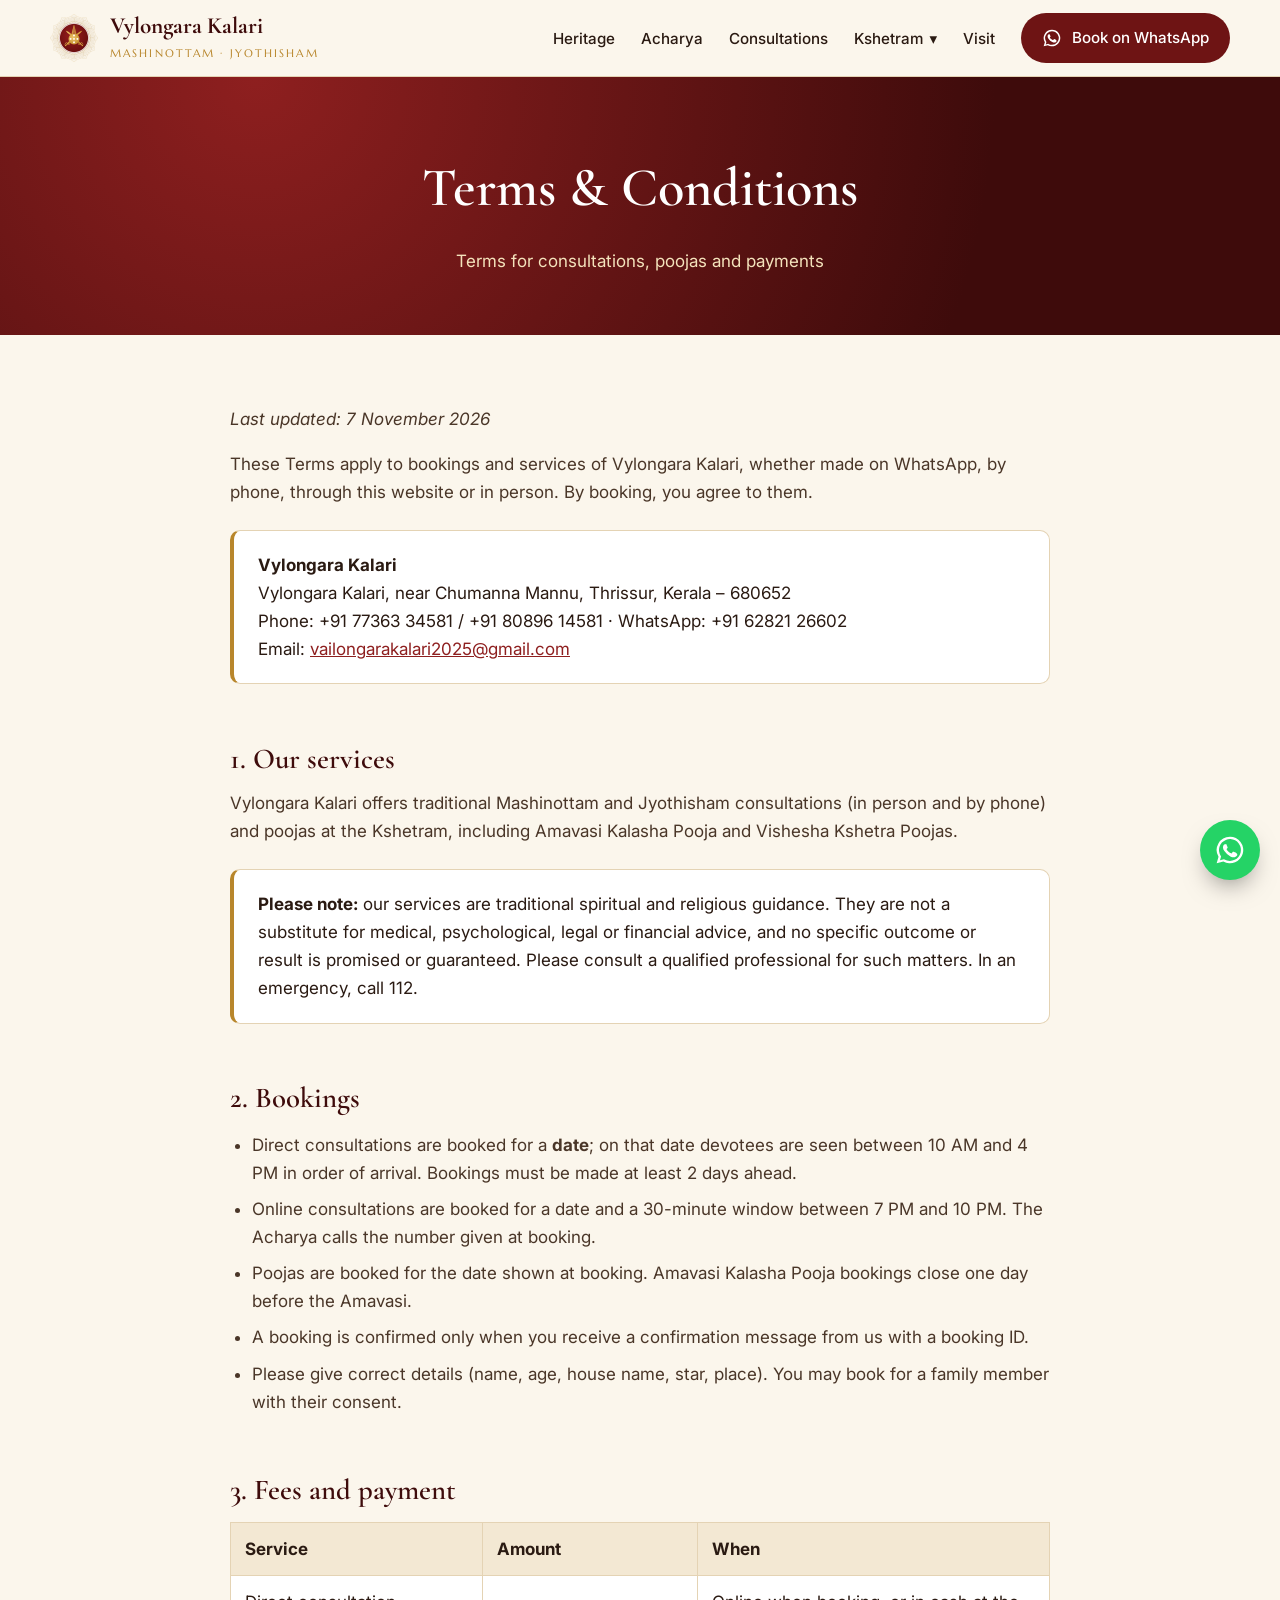
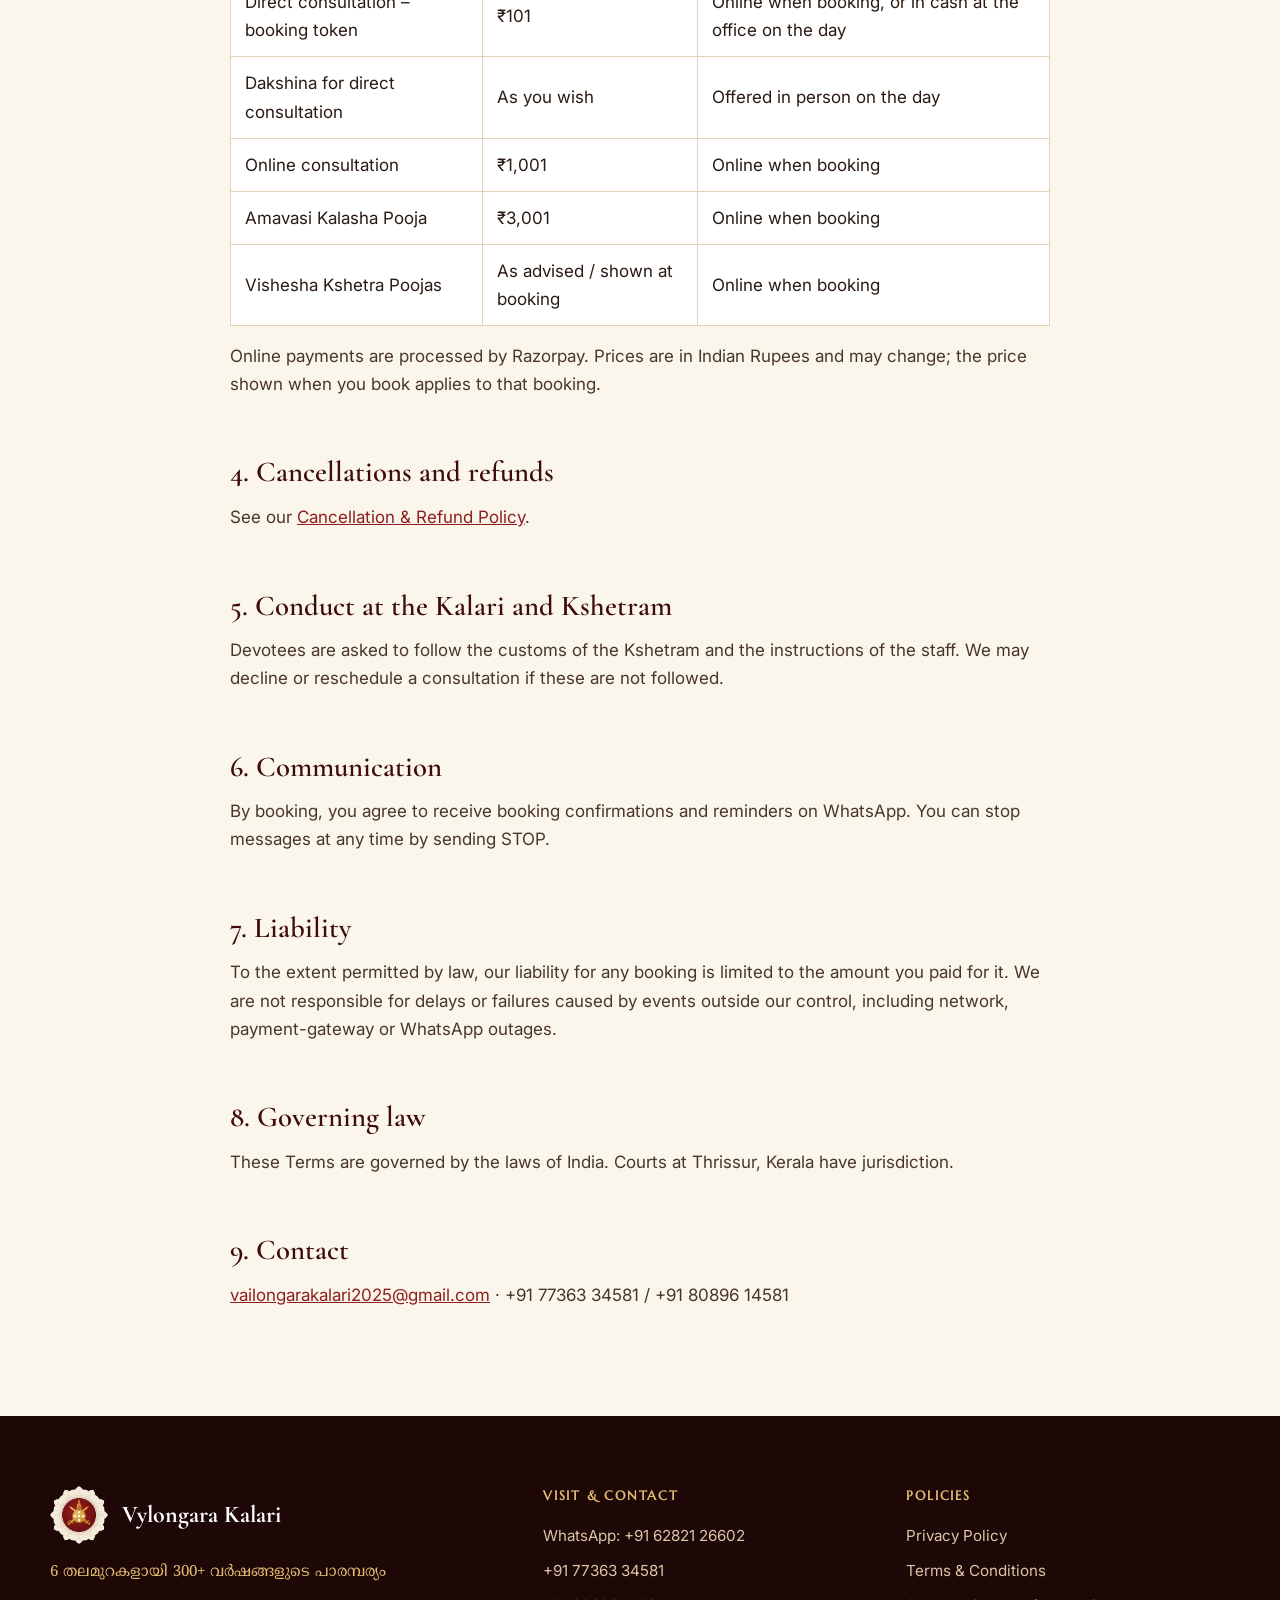
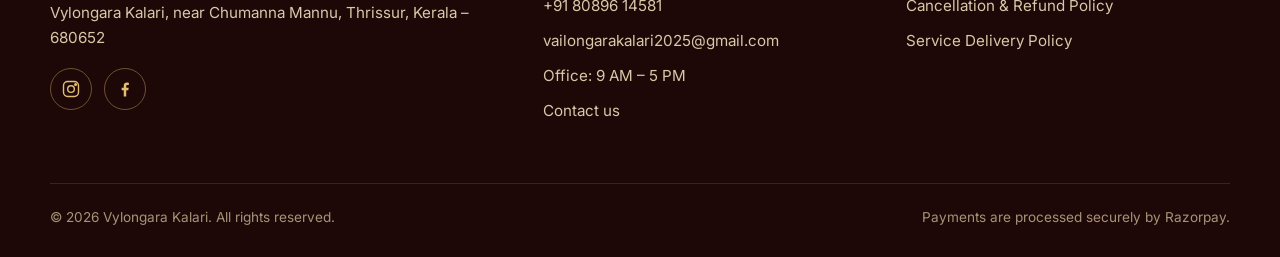
<file: terms.html>
<!doctype html>
<html lang="en">
<head>
<meta charset="utf-8">
<meta name="viewport" content="width=device-width, initial-scale=1">
<title>Terms &amp; Conditions | Vylongara Kalari</title>
<meta name="description" content="Terms and Conditions of Vylongara Kalari.">
<link rel="canonical" href="https://vailongarakalari.in/terms.html">
<meta property="og:type" content="website"><meta property="og:title" content="Terms &amp; Conditions | Vylongara Kalari"><meta property="og:description" content="Terms and Conditions of Vylongara Kalari.">
<meta property="og:url" content="https://vailongarakalari.in/terms.html"><meta property="og:image" content="https://vailongarakalari.in/assets/img/og-image.jpg">
<meta name="theme-color" content="#6E1414">
<!-- Meta (Facebook) domain verification: paste the meta tag Meta gives you on the next line -->

<link rel="icon" type="image/png" href="/assets/img/favicon.png"><link rel="apple-touch-icon" href="/assets/img/apple-touch-icon.png">
<link rel="preconnect" href="https://fonts.googleapis.com"><link rel="preconnect" href="https://fonts.gstatic.com" crossorigin><link href="https://fonts.googleapis.com/css2?family=Cormorant+Garamond:ital,wght@0,500;0,600;0,700;1,500&family=Inter:wght@400;500;600&family=Marcellus&family=Noto+Serif+Malayalam:wght@600;700&display=swap" rel="stylesheet">
<link rel="stylesheet" href="/assets/css/style.css">

</head>
<body>
<a class="skip" href="#main">Skip to content</a>
<header class="site-header">
  <nav class="container nav" aria-label="Main">
    <a class="brand" href="/">
      <img src="/assets/img/logo.png" alt="" width="48" height="48">
      <span><span class="brand-name">Vylongara Kalari</span><span class="brand-sub">Mashinottam · Jyothisham</span></span>
    </a>
    <button class="nav-toggle" aria-label="Open menu" aria-expanded="false" aria-controls="menu"><svg viewBox="0 0 24 24" fill="none" stroke="currentColor" stroke-width="1.8" aria-hidden="true"><path d="M4 7h16M4 12h16M4 17h16"/></svg></button>
    <ul class="menu" id="menu">
      <li><a href="/#heritage">Heritage</a></li>
      <li><a href="/#acharya">Acharya</a></li>
      <li><a href="/#services">Consultations</a></li>
      <li class="has-sub">
        <button class="sub-toggle" type="button" aria-expanded="false">Kshetram <span aria-hidden="true">▾</span></button>
        <ul class="submenu">
          <li><a href="/prathishtas.html">Prathishtas <span class="ml">പ്രതിഷ്ഠകൾ</span></a></li>
          <li><a href="/nithya-pooja.html">Nithya Pooja <span class="ml">നിത്യപൂജ</span></a></li>
          <li><a href="/vishesha-poojas.html">Vishesha Poojas <span class="ml">വിശേഷ പൂജകൾ</span></a></li>
          <li><a href="/vazhipadu.html">Vazhipadu <span class="ml">വഴിപാടുകൾ</span></a></li>
          <li><a href="/#kshetram">Photos</a></li>
        </ul>
      </li>
      <li><a href="/#visit">Visit</a></li>
      <li><a class="btn btn-maroon" href="https://wa.me/916282126602?text=Namaskaram" target="_blank" rel="noopener"><svg viewBox="0 0 24 24" fill="currentColor" aria-hidden="true"><path d="M12 2a10 10 0 0 0-8.6 15.1L2 22l5-1.3A10 10 0 1 0 12 2Zm0 18.2a8.2 8.2 0 0 1-4.2-1.1l-.3-.2-3 .8.8-2.9-.2-.3A8.2 8.2 0 1 1 12 20.2Zm4.5-6.1c-.2-.1-1.5-.7-1.7-.8s-.4-.1-.6.1-.7.8-.8 1-.3.2-.5.1a6.7 6.7 0 0 1-2-1.2 7.5 7.5 0 0 1-1.4-1.7c-.1-.2 0-.4.1-.5l.4-.4.2-.4v-.4l-.8-1.9c-.2-.5-.4-.4-.6-.4h-.5a1 1 0 0 0-.7.3 3 3 0 0 0-.9 2.2 5.2 5.2 0 0 0 1.1 2.7 11.8 11.8 0 0 0 4.5 4c1.7.7 2.3.8 3.2.6a2.7 2.7 0 0 0 1.8-1.2 2.2 2.2 0 0 0 .1-1.2c0-.1-.2-.2-.4-.3Z"/></svg> Book on WhatsApp</a></li>
    </ul>
  </nav>
</header>

<main id="main">
  <div class="page-hero"><div class="container"><h1>Terms &amp; Conditions</h1><p>Terms for consultations, poojas and payments</p></div></div>
  <article class="container legal">
    <p><em>Last updated: 7 November 2026</em></p>
    <p>These Terms apply to bookings and services of Vylongara Kalari, whether made on WhatsApp, by phone, through this website or in person. By booking, you agree to them.</p>
    <div class="box"><strong>Vylongara Kalari</strong><br>Vylongara Kalari, near Chumanna Mannu, Thrissur, Kerala – 680652<br>Phone: +91 77363 34581 / +91 80896 14581 · WhatsApp: +91 62821 26602<br>Email: <a href="mailto:vailongarakalari2025@gmail.com">vailongarakalari2025@gmail.com</a></div>
    <h2>1. Our services</h2>
    <p>Vylongara Kalari offers traditional Mashinottam and Jyothisham consultations (in person and by phone) and poojas at the Kshetram, including Amavasi Kalasha Pooja and Vishesha Kshetra Poojas.</p>
    <div class="box"><strong>Please note:</strong> our services are traditional spiritual and religious guidance. They are not a substitute for medical, psychological, legal or financial advice, and no specific outcome or result is promised or guaranteed. Please consult a qualified professional for such matters. In an emergency, call 112.</div>
    <h2>2. Bookings</h2>
    <ul>
      <li>Direct consultations are booked for a <strong>date</strong>; on that date devotees are seen between 10 AM and 4 PM in order of arrival. Bookings must be made at least 2 days ahead.</li>
      <li>Online consultations are booked for a date and a 30-minute window between 7 PM and 10 PM. The Acharya calls the number given at booking.</li>
      <li>Poojas are booked for the date shown at booking. Amavasi Kalasha Pooja bookings close one day before the Amavasi.</li>
      <li>A booking is confirmed only when you receive a confirmation message from us with a booking ID.</li>
      <li>Please give correct details (name, age, house name, star, place). You may book for a family member with their consent.</li>
    </ul>
    <h2>3. Fees and payment</h2>
    <table>
      <tr><th>Service</th><th>Amount</th><th>When</th></tr>
      <tr><td>Direct consultation – booking token</td><td>₹101</td><td>Online when booking, or in cash at the office on the day</td></tr>
      <tr><td>Dakshina for direct consultation</td><td>As you wish</td><td>Offered in person on the day</td></tr>
      <tr><td>Online consultation</td><td>₹1,001</td><td>Online when booking</td></tr>
      <tr><td>Amavasi Kalasha Pooja</td><td>₹3,001</td><td>Online when booking</td></tr>
      <tr><td>Vishesha Kshetra Poojas</td><td>As advised / shown at booking</td><td>Online when booking</td></tr>
    </table>
    <p>Online payments are processed by Razorpay. Prices are in Indian Rupees and may change; the price shown when you book applies to that booking.</p>
    <h2>4. Cancellations and refunds</h2>
    <p>See our <a href="/refund-policy.html">Cancellation &amp; Refund Policy</a>.</p>
    <h2>5. Conduct at the Kalari and Kshetram</h2>
    <p>Devotees are asked to follow the customs of the Kshetram and the instructions of the staff. We may decline or reschedule a consultation if these are not followed.</p>
    <h2>6. Communication</h2>
    <p>By booking, you agree to receive booking confirmations and reminders on WhatsApp. You can stop messages at any time by sending STOP.</p>
    <h2>7. Liability</h2>
    <p>To the extent permitted by law, our liability for any booking is limited to the amount you paid for it. We are not responsible for delays or failures caused by events outside our control, including network, payment-gateway or WhatsApp outages.</p>
    <h2>8. Governing law</h2>
    <p>These Terms are governed by the laws of India. Courts at Thrissur, Kerala have jurisdiction.</p>
    <h2>9. Contact</h2>
    <p><a href="mailto:vailongarakalari2025@gmail.com">vailongarakalari2025@gmail.com</a> · +91 77363 34581 / +91 80896 14581</p>
  </article>
</main>
<footer class="site-footer">
  <div class="container">
    <div class="footer-grid">
      <div>
        <div class="footer-brand"><img src="/assets/img/logo.png" alt=""><strong>Vylongara Kalari</strong></div>
        <p class="ml" style="color:#E3BE72">6 തലമുറകളായി 300+ വർഷങ്ങളുടെ പാരമ്പര്യം</p>
        <p>Vylongara Kalari, near Chumanna Mannu, Thrissur, Kerala – 680652</p>
        <div class="social"><a href="https://www.instagram.com/vailongara_kalari?obrf=MXBwdWF6NXVwMXA2dg==" target="_blank" rel="noopener" aria-label="Instagram"><svg viewBox="0 0 24 24" fill="none" stroke="currentColor" stroke-width="1.7" aria-hidden="true"><rect x="3" y="3" width="18" height="18" rx="5"/><circle cx="12" cy="12" r="4"/><circle cx="17.5" cy="6.5" r="1" fill="currentColor"/></svg></a><a href="https://www.facebook.com/share/1HTxwyCHn2/" target="_blank" rel="noopener" aria-label="Facebook"><svg viewBox="0 0 24 24" fill="currentColor" aria-hidden="true"><path d="M13.5 21v-7.5h2.5l.4-3h-2.9V8.6c0-.9.3-1.5 1.5-1.5h1.6V4.4a21 21 0 0 0-2.3-.1c-2.3 0-3.8 1.4-3.8 3.9v2.3H8v3h2.5V21h3Z"/></svg></a></div>
      </div>
      <div>
        <h4>Visit &amp; contact</h4>
        <ul>
          <li><a href="https://wa.me/916282126602?text=Namaskaram" target="_blank" rel="noopener">WhatsApp: +91 62821 26602</a></li>
          <li><a href="tel:+917736334581">+91 77363 34581</a></li><li><a href="tel:+918089614581">+91 80896 14581</a></li>
          <li><a href="mailto:vailongarakalari2025@gmail.com">vailongarakalari2025@gmail.com</a></li>
          <li>Office: 9 AM – 5 PM</li>
          <li><a href="/contact.html">Contact us</a></li>
        </ul>
      </div>
      <div>
        <h4>Policies</h4>
        <ul>
          <li><a href="/privacy-policy.html">Privacy Policy</a></li>
          <li><a href="/terms.html">Terms &amp; Conditions</a></li>
          <li><a href="/refund-policy.html">Cancellation &amp; Refund Policy</a></li>
          <li><a href="/service-delivery-policy.html">Service Delivery Policy</a></li>
        </ul>
      </div>
    </div>
    <div class="footer-bottom">
      <span>© 2026 Vylongara Kalari. All rights reserved.</span>
      <span>Payments are processed securely by Razorpay.</span>
    </div>
  </div>
</footer>
<a class="wa-float" href="https://wa.me/916282126602?text=Namaskaram" target="_blank" rel="noopener" aria-label="Book on WhatsApp"><svg viewBox="0 0 24 24" fill="currentColor" aria-hidden="true"><path d="M12 2a10 10 0 0 0-8.6 15.1L2 22l5-1.3A10 10 0 1 0 12 2Zm0 18.2a8.2 8.2 0 0 1-4.2-1.1l-.3-.2-3 .8.8-2.9-.2-.3A8.2 8.2 0 1 1 12 20.2Zm4.5-6.1c-.2-.1-1.5-.7-1.7-.8s-.4-.1-.6.1-.7.8-.8 1-.3.2-.5.1a6.7 6.7 0 0 1-2-1.2 7.5 7.5 0 0 1-1.4-1.7c-.1-.2 0-.4.1-.5l.4-.4.2-.4v-.4l-.8-1.9c-.2-.5-.4-.4-.6-.4h-.5a1 1 0 0 0-.7.3 3 3 0 0 0-.9 2.2 5.2 5.2 0 0 0 1.1 2.7 11.8 11.8 0 0 0 4.5 4c1.7.7 2.3.8 3.2.6a2.7 2.7 0 0 0 1.8-1.2 2.2 2.2 0 0 0 .1-1.2c0-.1-.2-.2-.4-.3Z"/></svg></a>
<script src="/assets/js/config.js"></script>
<script src="/assets/js/main.js" defer></script>
</body>
</html>
</file>
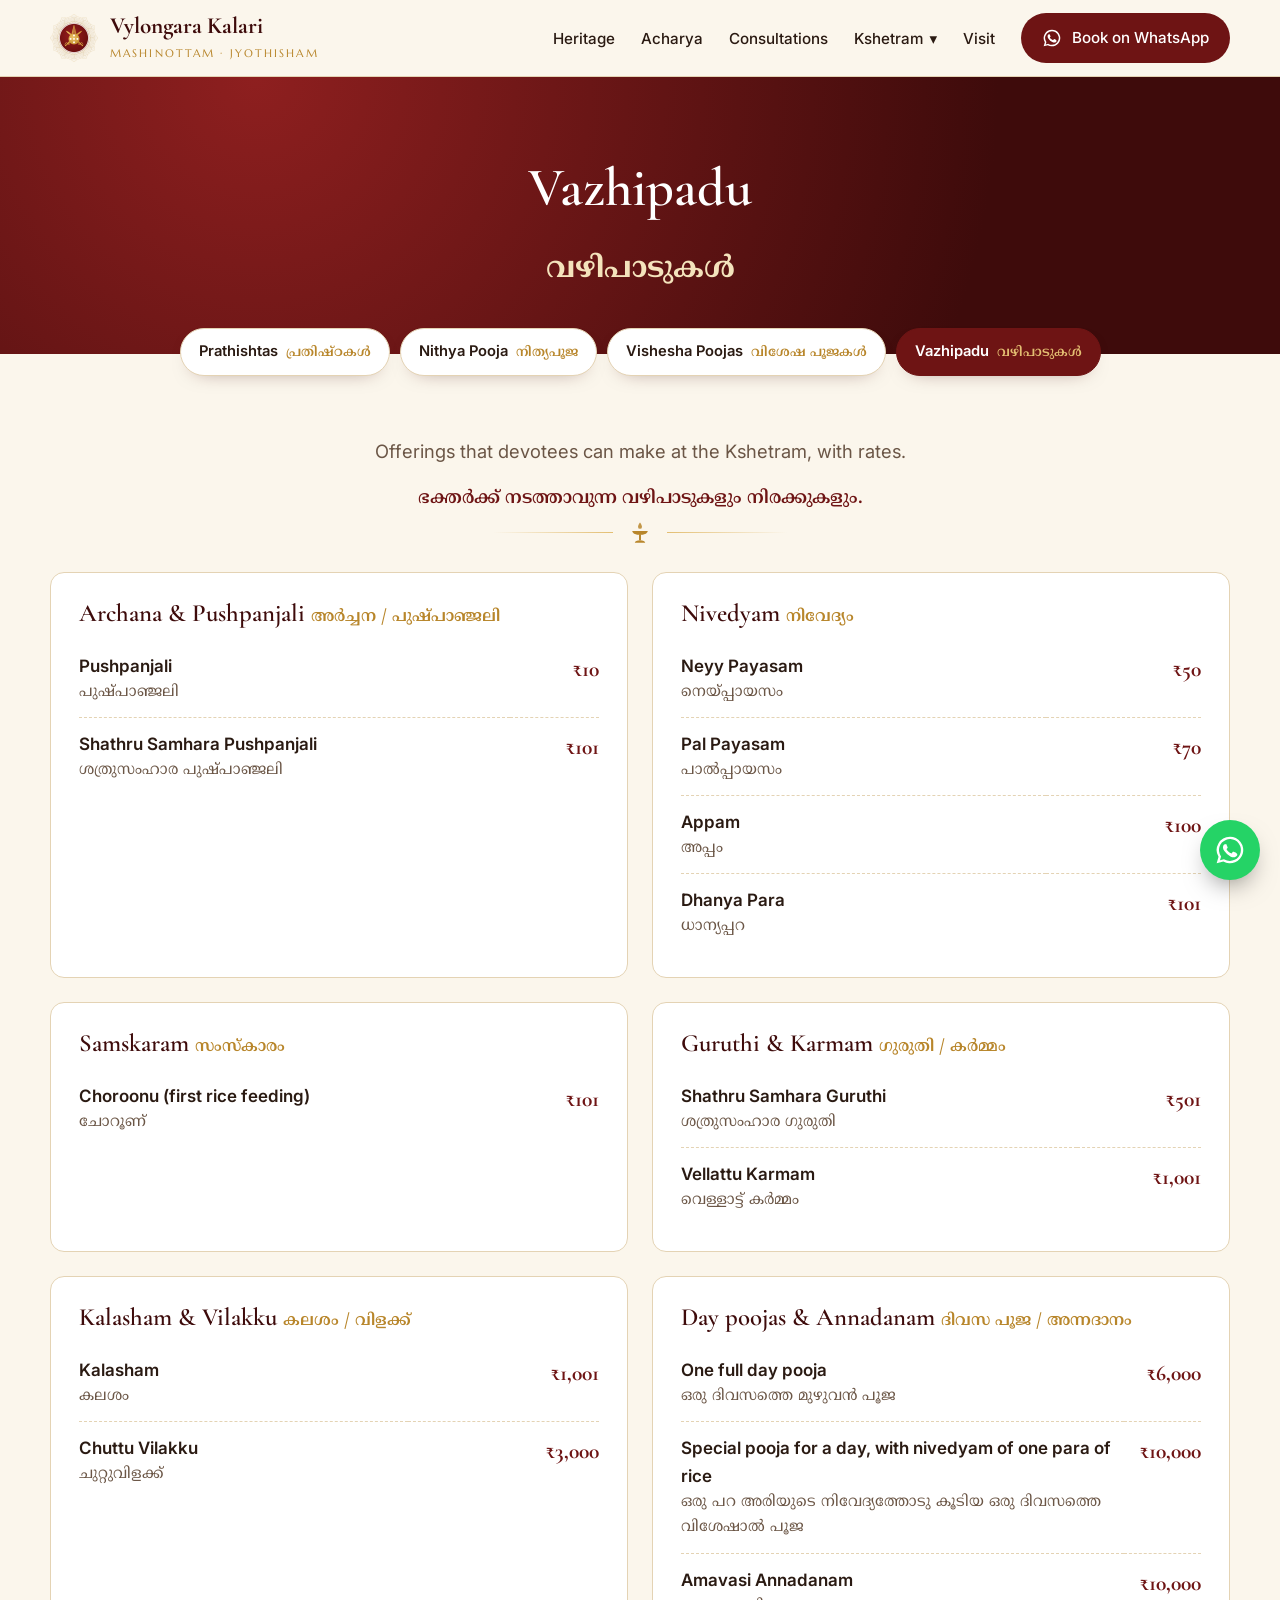
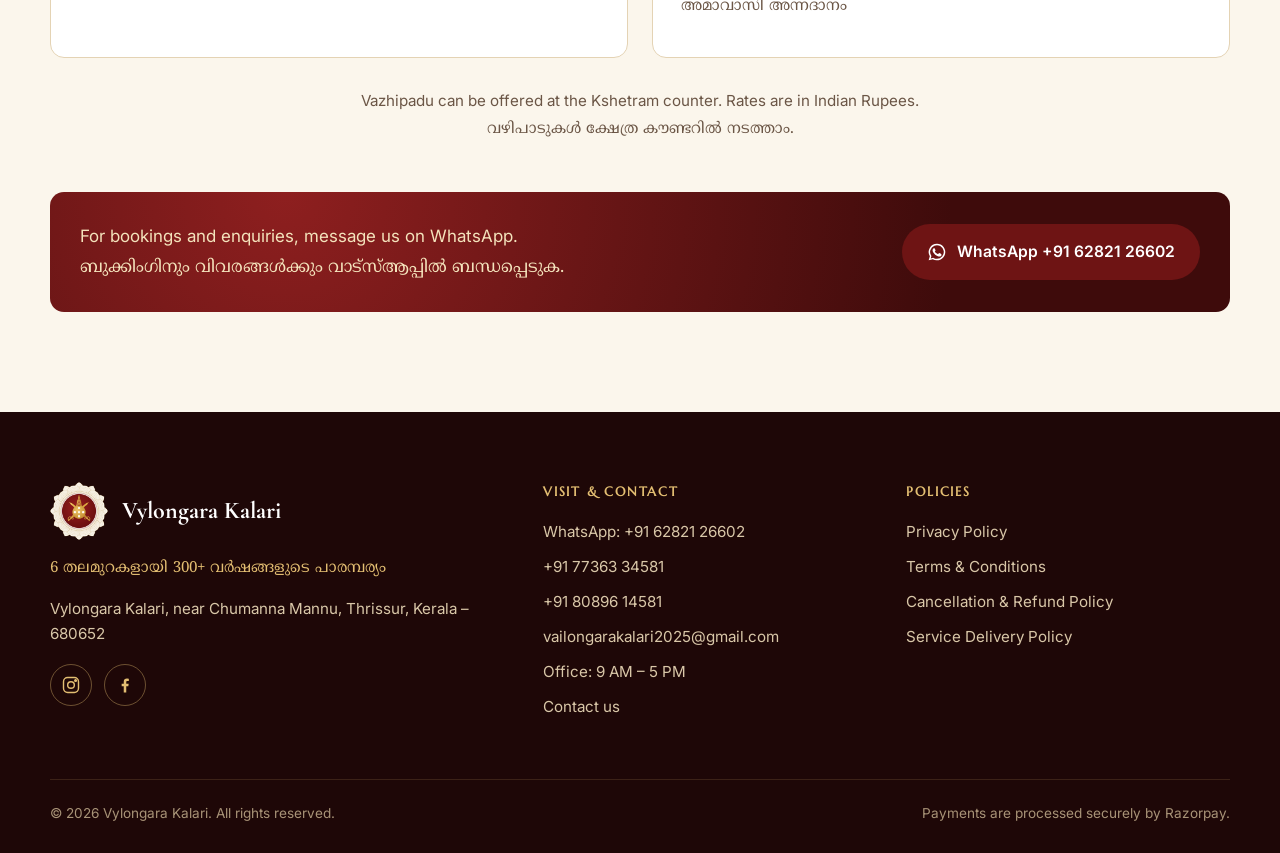
<file: vazhipadu.html>
<!doctype html>
<html lang="en">
<head>
<meta charset="utf-8">
<meta name="viewport" content="width=device-width, initial-scale=1">
<title>Vazhipadu | Vylongara Kalari</title>
<meta name="description" content="Vazhipadu (offerings) and rates at Vylongara Kalari: Pushpanjali, Payasam, Guruthi, Kalasham, Chuttu Vilakku and more.">
<link rel="canonical" href="https://vailongarakalari.in/vazhipadu.html">
<meta property="og:type" content="website"><meta property="og:title" content="Vazhipadu | Vylongara Kalari"><meta property="og:description" content="Vazhipadu (offerings) and rates at Vylongara Kalari: Pushpanjali, Payasam, Guruthi, Kalasham, Chuttu Vilakku and more.">
<meta property="og:url" content="https://vailongarakalari.in/vazhipadu.html"><meta property="og:image" content="https://vailongarakalari.in/assets/img/og-image.jpg">
<meta name="theme-color" content="#6E1414">
<!-- Meta (Facebook) domain verification: paste the meta tag Meta gives you on the next line -->

<link rel="icon" type="image/png" href="/assets/img/favicon.png"><link rel="apple-touch-icon" href="/assets/img/apple-touch-icon.png">
<link rel="preconnect" href="https://fonts.googleapis.com"><link rel="preconnect" href="https://fonts.gstatic.com" crossorigin><link href="https://fonts.googleapis.com/css2?family=Cormorant+Garamond:ital,wght@0,500;0,600;0,700;1,500&family=Inter:wght@400;500;600&family=Marcellus&family=Noto+Serif+Malayalam:wght@600;700&display=swap" rel="stylesheet">
<link rel="stylesheet" href="/assets/css/style.css">

</head>
<body>
<a class="skip" href="#main">Skip to content</a>
<header class="site-header">
  <nav class="container nav" aria-label="Main">
    <a class="brand" href="/">
      <img src="/assets/img/logo.png" alt="" width="48" height="48">
      <span><span class="brand-name">Vylongara Kalari</span><span class="brand-sub">Mashinottam · Jyothisham</span></span>
    </a>
    <button class="nav-toggle" aria-label="Open menu" aria-expanded="false" aria-controls="menu"><svg viewBox="0 0 24 24" fill="none" stroke="currentColor" stroke-width="1.8" aria-hidden="true"><path d="M4 7h16M4 12h16M4 17h16"/></svg></button>
    <ul class="menu" id="menu">
      <li><a href="/#heritage">Heritage</a></li>
      <li><a href="/#acharya">Acharya</a></li>
      <li><a href="/#services">Consultations</a></li>
      <li class="has-sub">
        <button class="sub-toggle" type="button" aria-expanded="false">Kshetram <span aria-hidden="true">▾</span></button>
        <ul class="submenu">
          <li><a href="/prathishtas.html">Prathishtas <span class="ml">പ്രതിഷ്ഠകൾ</span></a></li>
          <li><a href="/nithya-pooja.html">Nithya Pooja <span class="ml">നിത്യപൂജ</span></a></li>
          <li><a href="/vishesha-poojas.html">Vishesha Poojas <span class="ml">വിശേഷ പൂജകൾ</span></a></li>
          <li><a href="/vazhipadu.html">Vazhipadu <span class="ml">വഴിപാടുകൾ</span></a></li>
          <li><a href="/#kshetram">Photos</a></li>
        </ul>
      </li>
      <li><a href="/#visit">Visit</a></li>
      <li><a class="btn btn-maroon" href="https://wa.me/916282126602?text=Namaskaram" target="_blank" rel="noopener"><svg viewBox="0 0 24 24" fill="currentColor" aria-hidden="true"><path d="M12 2a10 10 0 0 0-8.6 15.1L2 22l5-1.3A10 10 0 1 0 12 2Zm0 18.2a8.2 8.2 0 0 1-4.2-1.1l-.3-.2-3 .8.8-2.9-.2-.3A8.2 8.2 0 1 1 12 20.2Zm4.5-6.1c-.2-.1-1.5-.7-1.7-.8s-.4-.1-.6.1-.7.8-.8 1-.3.2-.5.1a6.7 6.7 0 0 1-2-1.2 7.5 7.5 0 0 1-1.4-1.7c-.1-.2 0-.4.1-.5l.4-.4.2-.4v-.4l-.8-1.9c-.2-.5-.4-.4-.6-.4h-.5a1 1 0 0 0-.7.3 3 3 0 0 0-.9 2.2 5.2 5.2 0 0 0 1.1 2.7 11.8 11.8 0 0 0 4.5 4c1.7.7 2.3.8 3.2.6a2.7 2.7 0 0 0 1.8-1.2 2.2 2.2 0 0 0 .1-1.2c0-.1-.2-.2-.4-.3Z"/></svg> Book on WhatsApp</a></li>
    </ul>
  </nav>
</header>

<main id="main">
  <div class="page-hero"><div class="container">
    <h1>Vazhipadu</h1><p class="ml page-hero-ml">വഴിപാടുകൾ</p>
  </div></div>
  <div class="container"><nav class="page-tabs" aria-label="Kshetram pages"><a href="/prathishtas.html">Prathishtas<span class="ml">പ്രതിഷ്ഠകൾ</span></a><a href="/nithya-pooja.html">Nithya Pooja<span class="ml">നിത്യപൂജ</span></a><a href="/vishesha-poojas.html">Vishesha Poojas<span class="ml">വിശേഷ പൂജകൾ</span></a><a href="/vazhipadu.html" aria-current="page">Vazhipadu<span class="ml">വഴിപാടുകൾ</span></a></nav></div>
  <section class="kshetram-page">
    <div class="container">
      <div class="intro center"><p class="lead">Offerings that devotees can make at the Kshetram, with rates.</p><p class="ml intro-ml">ഭക്തർക്ക് നടത്താവുന്ന വഴിപാടുകളും നിരക്കുകളും.</p><div class="divider"><svg viewBox="0 0 40 40" fill="currentColor" aria-hidden="true"><path d="M20 4c2.2 3 3 5 3 6.6A3 3 0 0 1 17 10.6C17 9 17.8 7 20 4z" opacity=".85"/><path d="M8 17h24c-1 4-5.5 6-12 6S9 21 8 17z"/><rect x="18.5" y="23" width="3" height="8"/><path d="M12 35c0-2.5 3.6-4 8-4s8 1.5 8 4z"/></svg></div></div>
      <div class="vz-grid">
        <div class="vz-group reveal"><h3>Archana & Pushpanjali <span class="ml">അർച്ചന / പുഷ്പാഞ്ജലി</span></h3><table class="vz-table"><tbody><tr><td><strong>Pushpanjali</strong><span class="ml">പുഷ്പാഞ്ജലി</span></td><td class="rate">₹10</td></tr><tr><td><strong>Shathru Samhara Pushpanjali</strong><span class="ml">ശത്രുസംഹാര പുഷ്പാഞ്ജലി</span></td><td class="rate">₹101</td></tr></tbody></table></div>
        <div class="vz-group reveal"><h3>Nivedyam <span class="ml">നിവേദ്യം</span></h3><table class="vz-table"><tbody><tr><td><strong>Neyy Payasam</strong><span class="ml">നെയ്പ്പായസം</span></td><td class="rate">₹50</td></tr><tr><td><strong>Pal Payasam</strong><span class="ml">പാൽപ്പായസം</span></td><td class="rate">₹70</td></tr><tr><td><strong>Appam</strong><span class="ml">അപ്പം</span></td><td class="rate">₹100</td></tr><tr><td><strong>Dhanya Para</strong><span class="ml">ധാന്യപ്പറ</span></td><td class="rate">₹101</td></tr></tbody></table></div>
        <div class="vz-group reveal"><h3>Samskaram <span class="ml">സംസ്കാരം</span></h3><table class="vz-table"><tbody><tr><td><strong>Choroonu (first rice feeding)</strong><span class="ml">ചോറൂണ്</span></td><td class="rate">₹101</td></tr></tbody></table></div>
        <div class="vz-group reveal"><h3>Guruthi & Karmam <span class="ml">ഗുരുതി / കർമ്മം</span></h3><table class="vz-table"><tbody><tr><td><strong>Shathru Samhara Guruthi</strong><span class="ml">ശത്രുസംഹാര ഗുരുതി</span></td><td class="rate">₹501</td></tr><tr><td><strong>Vellattu Karmam</strong><span class="ml">വെള്ളാട്ട് കർമ്മം</span></td><td class="rate">₹1,001</td></tr></tbody></table></div>
        <div class="vz-group reveal"><h3>Kalasham & Vilakku <span class="ml">കലശം / വിളക്ക്</span></h3><table class="vz-table"><tbody><tr><td><strong>Kalasham</strong><span class="ml">കലശം</span></td><td class="rate">₹1,001</td></tr><tr><td><strong>Chuttu Vilakku</strong><span class="ml">ചുറ്റുവിളക്ക്</span></td><td class="rate">₹3,000</td></tr></tbody></table></div>
        <div class="vz-group reveal"><h3>Day poojas & Annadanam <span class="ml">ദിവസ പൂജ / അന്നദാനം</span></h3><table class="vz-table"><tbody><tr><td><strong>One full day pooja</strong><span class="ml">ഒരു ദിവസത്തെ മുഴുവൻ പൂജ</span></td><td class="rate">₹6,000</td></tr><tr><td><strong>Special pooja for a day, with nivedyam of one para of rice</strong><span class="ml">ഒരു പറ അരിയുടെ നിവേദ്യത്തോടു കൂടിയ ഒരു ദിവസത്തെ വിശേഷാൽ പൂജ</span></td><td class="rate">₹10,000</td></tr><tr><td><strong>Amavasi Annadanam</strong><span class="ml">അമാവാസി അന്നദാനം</span></td><td class="rate">₹10,000</td></tr></tbody></table></div>
      </div>
      <p class="center note">Vazhipadu can be offered at the Kshetram counter. Rates are in Indian Rupees. <span class="ml">വഴിപാടുകൾ ക്ഷേത്ര കൗണ്ടറിൽ നടത്താം.</span></p>
      <div class="page-cta">
        <p>For bookings and enquiries, message us on WhatsApp. <span class="ml">ബുക്കിംഗിനും വിവരങ്ങൾക്കും വാട്സ്ആപ്പിൽ ബന്ധപ്പെടുക.</span></p>
        <a class="btn btn-maroon" href="https://wa.me/916282126602?text=Namaskaram" target="_blank" rel="noopener"><svg viewBox="0 0 24 24" fill="currentColor" aria-hidden="true"><path d="M12 2a10 10 0 0 0-8.6 15.1L2 22l5-1.3A10 10 0 1 0 12 2Zm0 18.2a8.2 8.2 0 0 1-4.2-1.1l-.3-.2-3 .8.8-2.9-.2-.3A8.2 8.2 0 1 1 12 20.2Zm4.5-6.1c-.2-.1-1.5-.7-1.7-.8s-.4-.1-.6.1-.7.8-.8 1-.3.2-.5.1a6.7 6.7 0 0 1-2-1.2 7.5 7.5 0 0 1-1.4-1.7c-.1-.2 0-.4.1-.5l.4-.4.2-.4v-.4l-.8-1.9c-.2-.5-.4-.4-.6-.4h-.5a1 1 0 0 0-.7.3 3 3 0 0 0-.9 2.2 5.2 5.2 0 0 0 1.1 2.7 11.8 11.8 0 0 0 4.5 4c1.7.7 2.3.8 3.2.6a2.7 2.7 0 0 0 1.8-1.2 2.2 2.2 0 0 0 .1-1.2c0-.1-.2-.2-.4-.3Z"/></svg> WhatsApp +91 62821 26602</a>
      </div>
    </div>
  </section>
</main>
<footer class="site-footer">
  <div class="container">
    <div class="footer-grid">
      <div>
        <div class="footer-brand"><img src="/assets/img/logo.png" alt=""><strong>Vylongara Kalari</strong></div>
        <p class="ml" style="color:#E3BE72">6 തലമുറകളായി 300+ വർഷങ്ങളുടെ പാരമ്പര്യം</p>
        <p>Vylongara Kalari, near Chumanna Mannu, Thrissur, Kerala – 680652</p>
        <div class="social"><a href="https://www.instagram.com/vailongara_kalari?obrf=MXBwdWF6NXVwMXA2dg==" target="_blank" rel="noopener" aria-label="Instagram"><svg viewBox="0 0 24 24" fill="none" stroke="currentColor" stroke-width="1.7" aria-hidden="true"><rect x="3" y="3" width="18" height="18" rx="5"/><circle cx="12" cy="12" r="4"/><circle cx="17.5" cy="6.5" r="1" fill="currentColor"/></svg></a><a href="https://www.facebook.com/share/1HTxwyCHn2/" target="_blank" rel="noopener" aria-label="Facebook"><svg viewBox="0 0 24 24" fill="currentColor" aria-hidden="true"><path d="M13.5 21v-7.5h2.5l.4-3h-2.9V8.6c0-.9.3-1.5 1.5-1.5h1.6V4.4a21 21 0 0 0-2.3-.1c-2.3 0-3.8 1.4-3.8 3.9v2.3H8v3h2.5V21h3Z"/></svg></a></div>
      </div>
      <div>
        <h4>Visit &amp; contact</h4>
        <ul>
          <li><a href="https://wa.me/916282126602?text=Namaskaram" target="_blank" rel="noopener">WhatsApp: +91 62821 26602</a></li>
          <li><a href="tel:+917736334581">+91 77363 34581</a></li><li><a href="tel:+918089614581">+91 80896 14581</a></li>
          <li><a href="mailto:vailongarakalari2025@gmail.com">vailongarakalari2025@gmail.com</a></li>
          <li>Office: 9 AM – 5 PM</li>
          <li><a href="/contact.html">Contact us</a></li>
        </ul>
      </div>
      <div>
        <h4>Policies</h4>
        <ul>
          <li><a href="/privacy-policy.html">Privacy Policy</a></li>
          <li><a href="/terms.html">Terms &amp; Conditions</a></li>
          <li><a href="/refund-policy.html">Cancellation &amp; Refund Policy</a></li>
          <li><a href="/service-delivery-policy.html">Service Delivery Policy</a></li>
        </ul>
      </div>
    </div>
    <div class="footer-bottom">
      <span>© 2026 Vylongara Kalari. All rights reserved.</span>
      <span>Payments are processed securely by Razorpay.</span>
    </div>
  </div>
</footer>
<a class="wa-float" href="https://wa.me/916282126602?text=Namaskaram" target="_blank" rel="noopener" aria-label="Book on WhatsApp"><svg viewBox="0 0 24 24" fill="currentColor" aria-hidden="true"><path d="M12 2a10 10 0 0 0-8.6 15.1L2 22l5-1.3A10 10 0 1 0 12 2Zm0 18.2a8.2 8.2 0 0 1-4.2-1.1l-.3-.2-3 .8.8-2.9-.2-.3A8.2 8.2 0 1 1 12 20.2Zm4.5-6.1c-.2-.1-1.5-.7-1.7-.8s-.4-.1-.6.1-.7.8-.8 1-.3.2-.5.1a6.7 6.7 0 0 1-2-1.2 7.5 7.5 0 0 1-1.4-1.7c-.1-.2 0-.4.1-.5l.4-.4.2-.4v-.4l-.8-1.9c-.2-.5-.4-.4-.6-.4h-.5a1 1 0 0 0-.7.3 3 3 0 0 0-.9 2.2 5.2 5.2 0 0 0 1.1 2.7 11.8 11.8 0 0 0 4.5 4c1.7.7 2.3.8 3.2.6a2.7 2.7 0 0 0 1.8-1.2 2.2 2.2 0 0 0 .1-1.2c0-.1-.2-.2-.4-.3Z"/></svg></a>
<script src="/assets/js/config.js"></script>
<script src="/assets/js/main.js" defer></script>
</body>
</html>
</file>
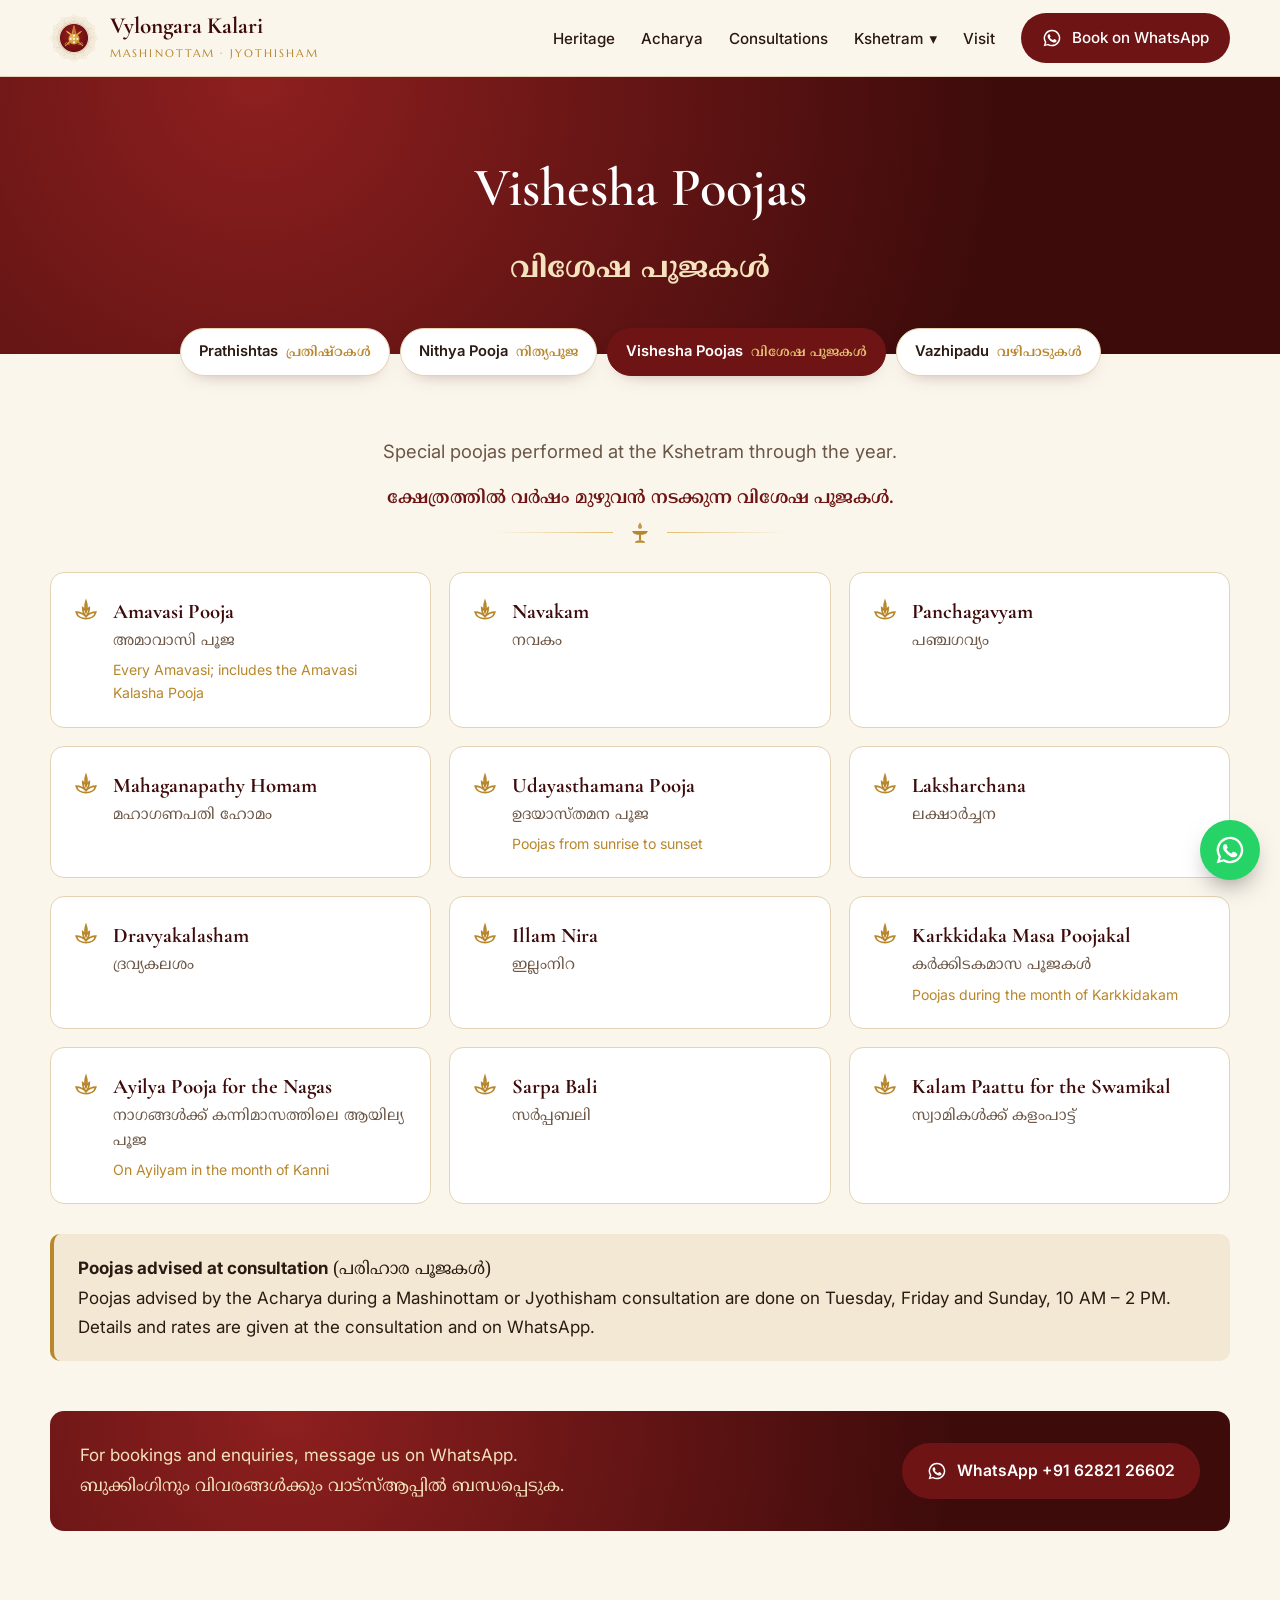
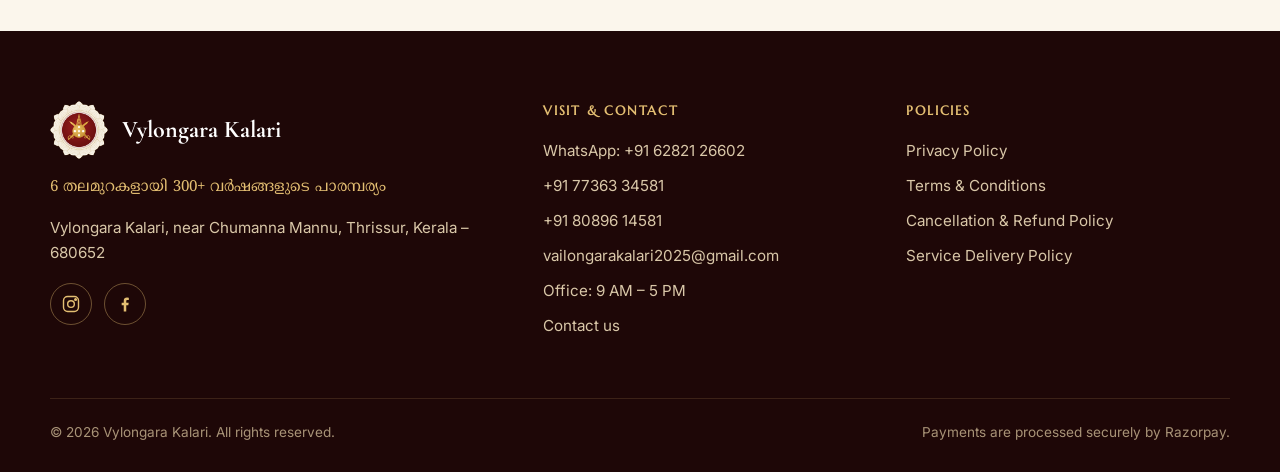
<file: vishesha-poojas.html>
<!doctype html>
<html lang="en">
<head>
<meta charset="utf-8">
<meta name="viewport" content="width=device-width, initial-scale=1">
<title>Vishesha Poojas | Vylongara Kalari</title>
<meta name="description" content="Vishesha poojas at Vylongara Kalari: Amavasi Pooja, Navakam, Mahaganapathy Homam, Laksharchana and more.">
<link rel="canonical" href="https://vailongarakalari.in/vishesha-poojas.html">
<meta property="og:type" content="website"><meta property="og:title" content="Vishesha Poojas | Vylongara Kalari"><meta property="og:description" content="Vishesha poojas at Vylongara Kalari: Amavasi Pooja, Navakam, Mahaganapathy Homam, Laksharchana and more.">
<meta property="og:url" content="https://vailongarakalari.in/vishesha-poojas.html"><meta property="og:image" content="https://vailongarakalari.in/assets/img/og-image.jpg">
<meta name="theme-color" content="#6E1414">
<!-- Meta (Facebook) domain verification: paste the meta tag Meta gives you on the next line -->

<link rel="icon" type="image/png" href="/assets/img/favicon.png"><link rel="apple-touch-icon" href="/assets/img/apple-touch-icon.png">
<link rel="preconnect" href="https://fonts.googleapis.com"><link rel="preconnect" href="https://fonts.gstatic.com" crossorigin><link href="https://fonts.googleapis.com/css2?family=Cormorant+Garamond:ital,wght@0,500;0,600;0,700;1,500&family=Inter:wght@400;500;600&family=Marcellus&family=Noto+Serif+Malayalam:wght@600;700&display=swap" rel="stylesheet">
<link rel="stylesheet" href="/assets/css/style.css">

</head>
<body>
<a class="skip" href="#main">Skip to content</a>
<header class="site-header">
  <nav class="container nav" aria-label="Main">
    <a class="brand" href="/">
      <img src="/assets/img/logo.png" alt="" width="48" height="48">
      <span><span class="brand-name">Vylongara Kalari</span><span class="brand-sub">Mashinottam · Jyothisham</span></span>
    </a>
    <button class="nav-toggle" aria-label="Open menu" aria-expanded="false" aria-controls="menu"><svg viewBox="0 0 24 24" fill="none" stroke="currentColor" stroke-width="1.8" aria-hidden="true"><path d="M4 7h16M4 12h16M4 17h16"/></svg></button>
    <ul class="menu" id="menu">
      <li><a href="/#heritage">Heritage</a></li>
      <li><a href="/#acharya">Acharya</a></li>
      <li><a href="/#services">Consultations</a></li>
      <li class="has-sub">
        <button class="sub-toggle" type="button" aria-expanded="false">Kshetram <span aria-hidden="true">▾</span></button>
        <ul class="submenu">
          <li><a href="/prathishtas.html">Prathishtas <span class="ml">പ്രതിഷ്ഠകൾ</span></a></li>
          <li><a href="/nithya-pooja.html">Nithya Pooja <span class="ml">നിത്യപൂജ</span></a></li>
          <li><a href="/vishesha-poojas.html">Vishesha Poojas <span class="ml">വിശേഷ പൂജകൾ</span></a></li>
          <li><a href="/vazhipadu.html">Vazhipadu <span class="ml">വഴിപാടുകൾ</span></a></li>
          <li><a href="/#kshetram">Photos</a></li>
        </ul>
      </li>
      <li><a href="/#visit">Visit</a></li>
      <li><a class="btn btn-maroon" href="https://wa.me/916282126602?text=Namaskaram" target="_blank" rel="noopener"><svg viewBox="0 0 24 24" fill="currentColor" aria-hidden="true"><path d="M12 2a10 10 0 0 0-8.6 15.1L2 22l5-1.3A10 10 0 1 0 12 2Zm0 18.2a8.2 8.2 0 0 1-4.2-1.1l-.3-.2-3 .8.8-2.9-.2-.3A8.2 8.2 0 1 1 12 20.2Zm4.5-6.1c-.2-.1-1.5-.7-1.7-.8s-.4-.1-.6.1-.7.8-.8 1-.3.2-.5.1a6.7 6.7 0 0 1-2-1.2 7.5 7.5 0 0 1-1.4-1.7c-.1-.2 0-.4.1-.5l.4-.4.2-.4v-.4l-.8-1.9c-.2-.5-.4-.4-.6-.4h-.5a1 1 0 0 0-.7.3 3 3 0 0 0-.9 2.2 5.2 5.2 0 0 0 1.1 2.7 11.8 11.8 0 0 0 4.5 4c1.7.7 2.3.8 3.2.6a2.7 2.7 0 0 0 1.8-1.2 2.2 2.2 0 0 0 .1-1.2c0-.1-.2-.2-.4-.3Z"/></svg> Book on WhatsApp</a></li>
    </ul>
  </nav>
</header>

<main id="main">
  <div class="page-hero"><div class="container">
    <h1>Vishesha Poojas</h1><p class="ml page-hero-ml">വിശേഷ പൂജകൾ</p>
  </div></div>
  <div class="container"><nav class="page-tabs" aria-label="Kshetram pages"><a href="/prathishtas.html">Prathishtas<span class="ml">പ്രതിഷ്ഠകൾ</span></a><a href="/nithya-pooja.html">Nithya Pooja<span class="ml">നിത്യപൂജ</span></a><a href="/vishesha-poojas.html" aria-current="page">Vishesha Poojas<span class="ml">വിശേഷ പൂജകൾ</span></a><a href="/vazhipadu.html">Vazhipadu<span class="ml">വഴിപാടുകൾ</span></a></nav></div>
  <section class="kshetram-page">
    <div class="container">
      <div class="intro center"><p class="lead">Special poojas performed at the Kshetram through the year.</p><p class="ml intro-ml">ക്ഷേത്രത്തിൽ വർഷം മുഴുവൻ നടക്കുന്ന വിശേഷ പൂജകൾ.</p><div class="divider"><svg viewBox="0 0 40 40" fill="currentColor" aria-hidden="true"><path d="M20 4c2.2 3 3 5 3 6.6A3 3 0 0 1 17 10.6C17 9 17.8 7 20 4z" opacity=".85"/><path d="M8 17h24c-1 4-5.5 6-12 6S9 21 8 17z"/><rect x="18.5" y="23" width="3" height="8"/><path d="M12 35c0-2.5 3.6-4 8-4s8 1.5 8 4z"/></svg></div></div>
      <div class="vishesha-grid">
        <div class="vishesha reveal"><svg viewBox="0 0 24 24" fill="none" stroke="currentColor" stroke-width="1.6" aria-hidden="true"><path d="M12 20c-4 0-8-2-9-6 3 0 6 1 9 4 3-3 6-4 9-4-1 4-5 6-9 6Z"/><path d="M12 18c-2-2-3-5-3-8 1.5 1 2.5 2 3 3.5.5-1.5 1.5-2.5 3-3.5 0 3-1 6-3 8Z"/><path d="M12 13.5C11 11 11 7 12 4c1 3 1 7 0 9.5Z"/></svg><div><strong>Amavasi Pooja</strong><span class="ml">അമാവാസി പൂജ</span><em>Every Amavasi; includes the Amavasi Kalasha Pooja</em></div></div>
        <div class="vishesha reveal"><svg viewBox="0 0 24 24" fill="none" stroke="currentColor" stroke-width="1.6" aria-hidden="true"><path d="M12 20c-4 0-8-2-9-6 3 0 6 1 9 4 3-3 6-4 9-4-1 4-5 6-9 6Z"/><path d="M12 18c-2-2-3-5-3-8 1.5 1 2.5 2 3 3.5.5-1.5 1.5-2.5 3-3.5 0 3-1 6-3 8Z"/><path d="M12 13.5C11 11 11 7 12 4c1 3 1 7 0 9.5Z"/></svg><div><strong>Navakam</strong><span class="ml">നവകം</span></div></div>
        <div class="vishesha reveal"><svg viewBox="0 0 24 24" fill="none" stroke="currentColor" stroke-width="1.6" aria-hidden="true"><path d="M12 20c-4 0-8-2-9-6 3 0 6 1 9 4 3-3 6-4 9-4-1 4-5 6-9 6Z"/><path d="M12 18c-2-2-3-5-3-8 1.5 1 2.5 2 3 3.5.5-1.5 1.5-2.5 3-3.5 0 3-1 6-3 8Z"/><path d="M12 13.5C11 11 11 7 12 4c1 3 1 7 0 9.5Z"/></svg><div><strong>Panchagavyam</strong><span class="ml">പഞ്ചഗവ്യം</span></div></div>
        <div class="vishesha reveal"><svg viewBox="0 0 24 24" fill="none" stroke="currentColor" stroke-width="1.6" aria-hidden="true"><path d="M12 20c-4 0-8-2-9-6 3 0 6 1 9 4 3-3 6-4 9-4-1 4-5 6-9 6Z"/><path d="M12 18c-2-2-3-5-3-8 1.5 1 2.5 2 3 3.5.5-1.5 1.5-2.5 3-3.5 0 3-1 6-3 8Z"/><path d="M12 13.5C11 11 11 7 12 4c1 3 1 7 0 9.5Z"/></svg><div><strong>Mahaganapathy Homam</strong><span class="ml">മഹാഗണപതി ഹോമം</span></div></div>
        <div class="vishesha reveal"><svg viewBox="0 0 24 24" fill="none" stroke="currentColor" stroke-width="1.6" aria-hidden="true"><path d="M12 20c-4 0-8-2-9-6 3 0 6 1 9 4 3-3 6-4 9-4-1 4-5 6-9 6Z"/><path d="M12 18c-2-2-3-5-3-8 1.5 1 2.5 2 3 3.5.5-1.5 1.5-2.5 3-3.5 0 3-1 6-3 8Z"/><path d="M12 13.5C11 11 11 7 12 4c1 3 1 7 0 9.5Z"/></svg><div><strong>Udayasthamana Pooja</strong><span class="ml">ഉദയാസ്തമന പൂജ</span><em>Poojas from sunrise to sunset</em></div></div>
        <div class="vishesha reveal"><svg viewBox="0 0 24 24" fill="none" stroke="currentColor" stroke-width="1.6" aria-hidden="true"><path d="M12 20c-4 0-8-2-9-6 3 0 6 1 9 4 3-3 6-4 9-4-1 4-5 6-9 6Z"/><path d="M12 18c-2-2-3-5-3-8 1.5 1 2.5 2 3 3.5.5-1.5 1.5-2.5 3-3.5 0 3-1 6-3 8Z"/><path d="M12 13.5C11 11 11 7 12 4c1 3 1 7 0 9.5Z"/></svg><div><strong>Laksharchana</strong><span class="ml">ലക്ഷാർച്ചന</span></div></div>
        <div class="vishesha reveal"><svg viewBox="0 0 24 24" fill="none" stroke="currentColor" stroke-width="1.6" aria-hidden="true"><path d="M12 20c-4 0-8-2-9-6 3 0 6 1 9 4 3-3 6-4 9-4-1 4-5 6-9 6Z"/><path d="M12 18c-2-2-3-5-3-8 1.5 1 2.5 2 3 3.5.5-1.5 1.5-2.5 3-3.5 0 3-1 6-3 8Z"/><path d="M12 13.5C11 11 11 7 12 4c1 3 1 7 0 9.5Z"/></svg><div><strong>Dravyakalasham</strong><span class="ml">ദ്രവ്യകലശം</span></div></div>
        <div class="vishesha reveal"><svg viewBox="0 0 24 24" fill="none" stroke="currentColor" stroke-width="1.6" aria-hidden="true"><path d="M12 20c-4 0-8-2-9-6 3 0 6 1 9 4 3-3 6-4 9-4-1 4-5 6-9 6Z"/><path d="M12 18c-2-2-3-5-3-8 1.5 1 2.5 2 3 3.5.5-1.5 1.5-2.5 3-3.5 0 3-1 6-3 8Z"/><path d="M12 13.5C11 11 11 7 12 4c1 3 1 7 0 9.5Z"/></svg><div><strong>Illam Nira</strong><span class="ml">ഇല്ലംനിറ</span></div></div>
        <div class="vishesha reveal"><svg viewBox="0 0 24 24" fill="none" stroke="currentColor" stroke-width="1.6" aria-hidden="true"><path d="M12 20c-4 0-8-2-9-6 3 0 6 1 9 4 3-3 6-4 9-4-1 4-5 6-9 6Z"/><path d="M12 18c-2-2-3-5-3-8 1.5 1 2.5 2 3 3.5.5-1.5 1.5-2.5 3-3.5 0 3-1 6-3 8Z"/><path d="M12 13.5C11 11 11 7 12 4c1 3 1 7 0 9.5Z"/></svg><div><strong>Karkkidaka Masa Poojakal</strong><span class="ml">കർക്കിടകമാസ പൂജകൾ</span><em>Poojas during the month of Karkkidakam</em></div></div>
        <div class="vishesha reveal"><svg viewBox="0 0 24 24" fill="none" stroke="currentColor" stroke-width="1.6" aria-hidden="true"><path d="M12 20c-4 0-8-2-9-6 3 0 6 1 9 4 3-3 6-4 9-4-1 4-5 6-9 6Z"/><path d="M12 18c-2-2-3-5-3-8 1.5 1 2.5 2 3 3.5.5-1.5 1.5-2.5 3-3.5 0 3-1 6-3 8Z"/><path d="M12 13.5C11 11 11 7 12 4c1 3 1 7 0 9.5Z"/></svg><div><strong>Ayilya Pooja for the Nagas</strong><span class="ml">നാഗങ്ങൾക്ക് കന്നിമാസത്തിലെ ആയില്യ പൂജ</span><em>On Ayilyam in the month of Kanni</em></div></div>
        <div class="vishesha reveal"><svg viewBox="0 0 24 24" fill="none" stroke="currentColor" stroke-width="1.6" aria-hidden="true"><path d="M12 20c-4 0-8-2-9-6 3 0 6 1 9 4 3-3 6-4 9-4-1 4-5 6-9 6Z"/><path d="M12 18c-2-2-3-5-3-8 1.5 1 2.5 2 3 3.5.5-1.5 1.5-2.5 3-3.5 0 3-1 6-3 8Z"/><path d="M12 13.5C11 11 11 7 12 4c1 3 1 7 0 9.5Z"/></svg><div><strong>Sarpa Bali</strong><span class="ml">സർപ്പബലി</span></div></div>
        <div class="vishesha reveal"><svg viewBox="0 0 24 24" fill="none" stroke="currentColor" stroke-width="1.6" aria-hidden="true"><path d="M12 20c-4 0-8-2-9-6 3 0 6 1 9 4 3-3 6-4 9-4-1 4-5 6-9 6Z"/><path d="M12 18c-2-2-3-5-3-8 1.5 1 2.5 2 3 3.5.5-1.5 1.5-2.5 3-3.5 0 3-1 6-3 8Z"/><path d="M12 13.5C11 11 11 7 12 4c1 3 1 7 0 9.5Z"/></svg><div><strong>Kalam Paattu for the Swamikal</strong><span class="ml">സ്വാമികൾക്ക് കളംപാട്ട്</span></div></div>
      </div>
      <div class="info-box"><strong>Poojas advised at consultation</strong> <span class="ml">(പരിഹാര പൂജകൾ)</span><br>
        Poojas advised by the Acharya during a Mashinottam or Jyothisham consultation are done on Tuesday, Friday and Sunday, 10 AM – 2 PM. Details and rates are given at the consultation and on WhatsApp.</div>
      <div class="page-cta">
        <p>For bookings and enquiries, message us on WhatsApp. <span class="ml">ബുക്കിംഗിനും വിവരങ്ങൾക്കും വാട്സ്ആപ്പിൽ ബന്ധപ്പെടുക.</span></p>
        <a class="btn btn-maroon" href="https://wa.me/916282126602?text=Namaskaram" target="_blank" rel="noopener"><svg viewBox="0 0 24 24" fill="currentColor" aria-hidden="true"><path d="M12 2a10 10 0 0 0-8.6 15.1L2 22l5-1.3A10 10 0 1 0 12 2Zm0 18.2a8.2 8.2 0 0 1-4.2-1.1l-.3-.2-3 .8.8-2.9-.2-.3A8.2 8.2 0 1 1 12 20.2Zm4.5-6.1c-.2-.1-1.5-.7-1.7-.8s-.4-.1-.6.1-.7.8-.8 1-.3.2-.5.1a6.7 6.7 0 0 1-2-1.2 7.5 7.5 0 0 1-1.4-1.7c-.1-.2 0-.4.1-.5l.4-.4.2-.4v-.4l-.8-1.9c-.2-.5-.4-.4-.6-.4h-.5a1 1 0 0 0-.7.3 3 3 0 0 0-.9 2.2 5.2 5.2 0 0 0 1.1 2.7 11.8 11.8 0 0 0 4.5 4c1.7.7 2.3.8 3.2.6a2.7 2.7 0 0 0 1.8-1.2 2.2 2.2 0 0 0 .1-1.2c0-.1-.2-.2-.4-.3Z"/></svg> WhatsApp +91 62821 26602</a>
      </div>
    </div>
  </section>
</main>
<footer class="site-footer">
  <div class="container">
    <div class="footer-grid">
      <div>
        <div class="footer-brand"><img src="/assets/img/logo.png" alt=""><strong>Vylongara Kalari</strong></div>
        <p class="ml" style="color:#E3BE72">6 തലമുറകളായി 300+ വർഷങ്ങളുടെ പാരമ്പര്യം</p>
        <p>Vylongara Kalari, near Chumanna Mannu, Thrissur, Kerala – 680652</p>
        <div class="social"><a href="https://www.instagram.com/vailongara_kalari?obrf=MXBwdWF6NXVwMXA2dg==" target="_blank" rel="noopener" aria-label="Instagram"><svg viewBox="0 0 24 24" fill="none" stroke="currentColor" stroke-width="1.7" aria-hidden="true"><rect x="3" y="3" width="18" height="18" rx="5"/><circle cx="12" cy="12" r="4"/><circle cx="17.5" cy="6.5" r="1" fill="currentColor"/></svg></a><a href="https://www.facebook.com/share/1HTxwyCHn2/" target="_blank" rel="noopener" aria-label="Facebook"><svg viewBox="0 0 24 24" fill="currentColor" aria-hidden="true"><path d="M13.5 21v-7.5h2.5l.4-3h-2.9V8.6c0-.9.3-1.5 1.5-1.5h1.6V4.4a21 21 0 0 0-2.3-.1c-2.3 0-3.8 1.4-3.8 3.9v2.3H8v3h2.5V21h3Z"/></svg></a></div>
      </div>
      <div>
        <h4>Visit &amp; contact</h4>
        <ul>
          <li><a href="https://wa.me/916282126602?text=Namaskaram" target="_blank" rel="noopener">WhatsApp: +91 62821 26602</a></li>
          <li><a href="tel:+917736334581">+91 77363 34581</a></li><li><a href="tel:+918089614581">+91 80896 14581</a></li>
          <li><a href="mailto:vailongarakalari2025@gmail.com">vailongarakalari2025@gmail.com</a></li>
          <li>Office: 9 AM – 5 PM</li>
          <li><a href="/contact.html">Contact us</a></li>
        </ul>
      </div>
      <div>
        <h4>Policies</h4>
        <ul>
          <li><a href="/privacy-policy.html">Privacy Policy</a></li>
          <li><a href="/terms.html">Terms &amp; Conditions</a></li>
          <li><a href="/refund-policy.html">Cancellation &amp; Refund Policy</a></li>
          <li><a href="/service-delivery-policy.html">Service Delivery Policy</a></li>
        </ul>
      </div>
    </div>
    <div class="footer-bottom">
      <span>© 2026 Vylongara Kalari. All rights reserved.</span>
      <span>Payments are processed securely by Razorpay.</span>
    </div>
  </div>
</footer>
<a class="wa-float" href="https://wa.me/916282126602?text=Namaskaram" target="_blank" rel="noopener" aria-label="Book on WhatsApp"><svg viewBox="0 0 24 24" fill="currentColor" aria-hidden="true"><path d="M12 2a10 10 0 0 0-8.6 15.1L2 22l5-1.3A10 10 0 1 0 12 2Zm0 18.2a8.2 8.2 0 0 1-4.2-1.1l-.3-.2-3 .8.8-2.9-.2-.3A8.2 8.2 0 1 1 12 20.2Zm4.5-6.1c-.2-.1-1.5-.7-1.7-.8s-.4-.1-.6.1-.7.8-.8 1-.3.2-.5.1a6.7 6.7 0 0 1-2-1.2 7.5 7.5 0 0 1-1.4-1.7c-.1-.2 0-.4.1-.5l.4-.4.2-.4v-.4l-.8-1.9c-.2-.5-.4-.4-.6-.4h-.5a1 1 0 0 0-.7.3 3 3 0 0 0-.9 2.2 5.2 5.2 0 0 0 1.1 2.7 11.8 11.8 0 0 0 4.5 4c1.7.7 2.3.8 3.2.6a2.7 2.7 0 0 0 1.8-1.2 2.2 2.2 0 0 0 .1-1.2c0-.1-.2-.2-.4-.3Z"/></svg></a>
<script src="/assets/js/config.js"></script>
<script src="/assets/js/main.js" defer></script>
</body>
</html>
</file>
<file: assets/css/style.css>
/* =========================================================
   Vailongara Kalari — traditional layout, modern feel
   Colours: temple maroon, lamp gold, sandalwood cream
   ========================================================= */
:root {
  --maroon: #6E1414;
  --maroon-2: #8E1F1F;
  --maroon-deep: #3E0B0B;
  --gold: #B8862B;
  --gold-soft: #E3BE72;
  --gold-pale: #F4E3BC;
  --cream: #FBF6EC;
  --sand: #F3E8D3;
  --ink: #2A1A12;
  --muted: #6B5646;
  --line: #E4D3B4;
  --white: #FFFFFF;
  --radius: 14px;
  --shadow: 0 18px 40px -22px rgba(62, 11, 11, .45);
  --max: 1180px;
  --serif: 'Cormorant Garamond', 'Noto Serif Malayalam', Georgia, serif;
  --display: 'Marcellus', 'Cormorant Garamond', Georgia, serif;
  --sans: 'Inter', 'Noto Sans Malayalam', system-ui, -apple-system, 'Segoe UI', sans-serif;
  --ml: 'Noto Serif Malayalam', serif;
}

*, *::before, *::after { box-sizing: border-box; }
html { scroll-behavior: smooth; -webkit-text-size-adjust: 100%; }
body { margin: 0; font-family: var(--sans); color: var(--ink); background: var(--cream); line-height: 1.65; font-size: 17px; }
img { max-width: 100%; display: block; }
a { color: var(--maroon-2); }
h1, h2, h3 { font-family: var(--serif); font-weight: 600; line-height: 1.15; margin: 0 0 .5em; color: var(--maroon-deep); }
h2 { font-size: clamp(2rem, 4vw, 3rem); }
h3 { font-size: 1.55rem; }
p { margin: 0 0 1em; }
.ml { font-family: var(--ml); }
.container { width: min(var(--max), 100% - 40px); margin-inline: auto; }
.skip { position: absolute; left: -999px; top: 0; background: var(--maroon); color: #fff; padding: 8px 14px; z-index: 100; }
.skip:focus { left: 10px; }

/* ---------- small ornaments ---------- */
.eyebrow { font-family: var(--display); letter-spacing: .22em; text-transform: uppercase; font-size: .78rem; color: var(--gold); display: inline-flex; align-items: center; gap: 12px; margin-bottom: 14px; }
.eyebrow::before, .eyebrow::after { content: ''; width: 34px; height: 1px; background: currentColor; opacity: .7; }
.center { text-align: center; }
.center .eyebrow { justify-content: center; }
.divider { display: flex; align-items: center; justify-content: center; gap: 14px; color: var(--gold); margin: 6px auto 26px; }
.divider::before, .divider::after { content: ''; height: 1px; width: min(120px, 22vw); background: linear-gradient(90deg, transparent, var(--gold-soft)); }
.divider::after { transform: scaleX(-1); }
.divider svg { width: 26px; height: 26px; }
.lead { font-size: 1.15rem; color: var(--muted); max-width: 720px; }
.center .lead { margin-inline: auto; }

/* ---------- buttons ---------- */
.btn { display: inline-flex; align-items: center; gap: 10px; padding: 14px 24px; border-radius: 999px; font-weight: 600; font-size: .98rem; text-decoration: none; border: 1.5px solid transparent; transition: transform .2s ease, background .2s ease, box-shadow .2s ease; cursor: pointer; }
.btn:hover { transform: translateY(-2px); }
.btn-gold { background: linear-gradient(135deg, var(--gold-soft), var(--gold)); color: var(--maroon-deep); box-shadow: 0 10px 24px -12px rgba(184, 134, 43, .9); }
.btn-ghost { border-color: rgba(255, 255, 255, .55); color: #fff; }
.btn-ghost:hover { background: rgba(255, 255, 255, .1); }
.btn-maroon { background: var(--maroon); color: #fff; }
.btn-maroon:hover { background: var(--maroon-2); }
.btn svg { width: 20px; height: 20px; }

/* ---------- header ---------- */
.site-header { position: sticky; top: 0; z-index: 50; background: rgba(251, 246, 236, .92); backdrop-filter: blur(10px); border-bottom: 1px solid var(--line); }
.nav { display: flex; align-items: center; justify-content: space-between; gap: 20px; height: 76px; }
.brand { display: flex; align-items: center; gap: 12px; text-decoration: none; color: var(--maroon-deep); }
.brand img { width: 48px; height: 48px; }
.brand-name { font-family: var(--serif); font-weight: 700; font-size: 1.45rem; line-height: 1; }
.brand-sub { display: block; font-family: var(--display); font-size: .66rem; letter-spacing: .2em; text-transform: uppercase; color: var(--gold); margin-top: 4px; }
.menu { display: flex; align-items: center; gap: 26px; list-style: none; margin: 0; padding: 0; }
.menu a { text-decoration: none; color: var(--ink); font-weight: 500; font-size: .95rem; }
.menu a:hover { color: var(--maroon-2); }
.menu .btn { color: #fff; padding: 11px 20px; }
.nav-toggle { display: none; background: none; border: 0; padding: 8px; cursor: pointer; color: var(--maroon-deep); }
.nav-toggle svg { width: 28px; height: 28px; }

/* ---------- hero ---------- */
.hero { position: relative; min-height: min(92vh, 860px); display: grid; align-items: end; color: #fff; overflow: hidden; }
.hero-media { position: absolute; inset: 0; }
.hero-media img { width: 100%; height: 100%; object-fit: cover; }
.hero::after { content: ''; position: absolute; inset: 0; background: linear-gradient(180deg, rgba(30, 6, 6, .25) 0%, rgba(30, 6, 6, .35) 40%, rgba(30, 6, 6, .88) 100%); }
.hero-content { position: relative; z-index: 2; padding: 120px 0 90px; }
.hero .eyebrow { color: var(--maroon-deep); background: linear-gradient(135deg, var(--gold-soft), var(--gold)); padding: 8px 18px; border-radius: 999px; font-weight: 600; letter-spacing: .18em; line-height: 1.5; box-shadow: 0 10px 24px -12px rgba(0, 0, 0, .6); }
.hero .eyebrow::before, .hero .eyebrow::after { display: none; }
.hero-ml { font-family: var(--ml); font-weight: 700; font-size: clamp(1.7rem, 4.2vw, 3.2rem); line-height: 1.45; margin: 0 0 14px; color: #fff; max-width: 900px; }
.hero-en { font-family: var(--serif); font-size: clamp(1.25rem, 2.2vw, 1.7rem); color: var(--gold-pale); margin-bottom: 30px; max-width: 760px; }
.hero-actions { display: flex; flex-wrap: wrap; gap: 14px; }

/* ---------- stats strip ---------- */
.stats { background: var(--maroon-deep); color: var(--gold-pale); }
.stats .container { display: grid; grid-template-columns: repeat(4, 1fr); }
.stat { padding: 30px 18px; text-align: center; border-right: 1px solid rgba(227, 190, 114, .18); }
.stat:last-child { border-right: 0; }
.stat strong { display: block; font-family: var(--serif); font-size: 2.3rem; color: var(--gold-soft); line-height: 1.1; }
.stat span { font-size: .9rem; letter-spacing: .04em; }

/* ---------- sections ---------- */
section { padding: 100px 0; }
.bg-sand { background: var(--sand); }
.bg-maroon { background: radial-gradient(circle at 20% 0%, var(--maroon-2), var(--maroon-deep) 70%); color: var(--gold-pale); }
.bg-maroon h2, .bg-maroon h3 { color: #fff; }
.bg-maroon .lead { color: var(--gold-pale); }
.pattern { background-image: radial-gradient(rgba(184, 134, 43, .12) 1px, transparent 1.2px); background-size: 18px 18px; }

/* ---------- heritage + lineage ---------- */
.split { display: grid; grid-template-columns: 1.05fr 1fr; gap: 64px; align-items: center; }
.heritage-text p { color: var(--muted); }
.quote { font-family: var(--serif); font-size: 1.5rem; font-style: italic; color: var(--maroon); border-left: 3px solid var(--gold); padding-left: 18px; margin: 24px 0; }
.wide-img { border-radius: var(--radius); overflow: hidden; box-shadow: var(--shadow); position: relative; }
.wide-img img { width: 100%; aspect-ratio: 4/3; object-fit: cover; }
.wide-img::after { content: ''; position: absolute; inset: 12px; border: 1px solid rgba(255, 236, 196, .6); border-radius: 8px; pointer-events: none; }

.lineage { margin-top: 70px; display: flex; flex-wrap: wrap; justify-content: center; gap: 26px; position: relative; }
.lineage .gen { flex: 0 1 calc((100% - 4 * 26px) / 5); }
.lineage::before { content: ''; position: absolute; left: 6%; right: 6%; top: 34%; height: 2px; background: linear-gradient(90deg, transparent, var(--gold-soft), transparent); z-index: 0; }
.gen { position: relative; z-index: 1; text-align: center; }
.arch { position: relative; border-radius: 999px 999px 12px 12px; overflow: hidden; border: 3px solid var(--gold-soft); box-shadow: var(--shadow); background: var(--maroon-deep); }
.arch img { width: 100%; aspect-ratio: 3/4; object-fit: cover; }
.gen .num { display: inline-block; margin-top: 14px; font-family: var(--display); font-size: .74rem; letter-spacing: .18em; text-transform: uppercase; color: var(--gold); }
.gen h4 { font-family: var(--serif); font-size: 1.2rem; line-height: 1.25; margin: 6px 0 0; color: var(--maroon-deep); }
.gen .ml { margin: 4px 0 0; font-size: .9rem; line-height: 1.5; color: var(--gold); font-weight: 600; }
.acharya-ml { margin: -4px 0 10px; font-size: 1.15rem; color: var(--gold-soft); font-weight: 600; }
.gen.current .arch { border-color: var(--gold); border-width: 4px; }

/* ---------- acharya feature ---------- */
.acharya { display: grid; grid-template-columns: .9fr 1.1fr; gap: 70px; align-items: center; }
.acharya .arch { max-width: 460px; margin-inline: auto; border-width: 4px; }
.acharya .arch img { aspect-ratio: 10/13; }
.acharya-frame { position: relative; padding: 18px; }
.acharya-frame::before { content: ''; position: absolute; inset: 0; border: 1px solid rgba(227, 190, 114, .45); border-radius: 999px 999px 18px 18px; }
.acharya h2 { margin-bottom: 4px; }
.acharya .role { font-family: var(--display); letter-spacing: .16em; text-transform: uppercase; font-size: .8rem; color: var(--gold-soft); margin-bottom: 22px; }

/* ---------- cards ---------- */
.cards { display: grid; grid-template-columns: repeat(3, 1fr); gap: 26px; margin-top: 50px; }
.card { background: var(--white); border: 1px solid var(--line); border-radius: var(--radius); padding: 34px 30px; position: relative; transition: transform .25s ease, box-shadow .25s ease; display: flex; flex-direction: column; }
.card:hover { transform: translateY(-4px); box-shadow: var(--shadow); }
.card::before { content: ''; position: absolute; top: 0; left: 30px; right: 30px; height: 3px; background: linear-gradient(90deg, var(--gold-soft), var(--gold)); border-radius: 0 0 4px 4px; }
.card .icon { width: 54px; height: 54px; border-radius: 50%; background: var(--sand); display: grid; place-items: center; color: var(--maroon); margin-bottom: 18px; }
.card .icon svg { width: 28px; height: 28px; }
.card p { color: var(--muted); font-size: .98rem; }
.card .meta { margin-top: auto; padding-top: 16px; border-top: 1px dashed var(--line); display: flex; justify-content: space-between; align-items: baseline; gap: 10px; font-size: .9rem; color: var(--muted); }
.card .price { font-family: var(--serif); font-size: 1.6rem; font-weight: 700; color: var(--maroon); }

/* ---------- poojas ---------- */
.pooja-grid { display: grid; grid-template-columns: 1.15fr 1fr; gap: 26px; margin-top: 50px; }
.pooja-feature { border-radius: var(--radius); overflow: hidden; position: relative; min-height: 440px; color: #fff; display: flex; align-items: flex-end; box-shadow: var(--shadow); }
.pooja-feature img { position: absolute; inset: 0; width: 100%; height: 100%; object-fit: cover; }
.pooja-feature::after { content: ''; position: absolute; inset: 0; background: linear-gradient(180deg, transparent 20%, rgba(30, 6, 6, .9)); }
.pooja-feature .inner { position: relative; z-index: 1; padding: 34px; }
.pooja-feature h3 { color: #fff; font-size: 2rem; }
.pooja-feature .price { color: var(--gold-soft); font-family: var(--serif); font-size: 1.5rem; }
.pooja-list { background: var(--white); border: 1px solid var(--line); border-radius: var(--radius); padding: 34px; }
.pooja-list ul { list-style: none; margin: 18px 0 0; padding: 0; }
.pooja-list li { display: flex; gap: 14px; padding: 16px 0; border-bottom: 1px solid var(--line); }
.pooja-list li:last-child { border-bottom: 0; }
.pooja-list li svg { flex: none; width: 22px; height: 22px; color: var(--gold); margin-top: 4px; }
.pooja-list strong { font-family: var(--serif); font-size: 1.3rem; color: var(--maroon-deep); display: block; }
.pooja-list span { color: var(--muted); font-size: .95rem; }
.days { display: flex; flex-wrap: wrap; gap: 8px; margin-top: 18px; }
.days span { background: var(--sand); color: var(--maroon); border-radius: 999px; padding: 6px 14px; font-size: .85rem; font-weight: 600; }

/* ---------- gallery ---------- */
.gallery { display: grid; grid-template-columns: repeat(12, 1fr); grid-auto-rows: 120px; gap: 16px; margin-top: 50px; }
.gallery figure { margin: 0; position: relative; min-height: 0; }
.gallery button { display: block; width: 100%; height: 100%; padding: 0; border: 0; border-radius: var(--radius); overflow: hidden; cursor: zoom-in; position: relative; background: var(--maroon-deep); }
.gallery img { width: 100%; height: 100%; object-fit: cover; transition: transform .6s ease; }
.gallery button:hover img { transform: scale(1.05); }
.g1 { grid-column: span 7; grid-row: span 4; }
.g2 { grid-column: span 5; grid-row: span 2; }
.g3 { grid-column: span 5; grid-row: span 2; }
.g4 { grid-column: span 4; grid-row: span 3; }
.g5 { grid-column: span 4; grid-row: span 3; }
.g6 { grid-column: span 4; grid-row: span 3; }
.gallery figcaption { position: absolute; left: 14px; bottom: 12px; color: #fff; font-family: var(--serif); font-size: 1.1rem; text-shadow: 0 2px 10px rgba(0, 0, 0, .6); }
.lightbox { position: fixed; inset: 0; background: rgba(20, 5, 5, .94); display: none; align-items: center; justify-content: center; z-index: 100; padding: 30px; }
.lightbox.open { display: flex; }
.lightbox img { max-height: 88vh; border-radius: 8px; }
.lightbox button { position: absolute; top: 18px; right: 22px; background: none; border: 0; color: #fff; font-size: 2.4rem; cursor: pointer; }

/* ---------- steps ---------- */
.steps { display: grid; grid-template-columns: repeat(4, 1fr); gap: 22px; margin-top: 50px; counter-reset: step; }
.step { text-align: center; padding: 10px 14px; }
.step::before { counter-increment: step; content: counter(step); display: grid; place-items: center; width: 64px; height: 64px; margin: 0 auto 18px; border-radius: 50%; border: 2px solid var(--gold-soft); color: var(--gold-soft); font-family: var(--serif); font-size: 1.8rem; font-weight: 700; }
.step h3 { font-size: 1.3rem; }
.step p { font-size: .95rem; }

/* ---------- visit ---------- */
.visit { display: grid; grid-template-columns: 1fr 1.15fr; gap: 40px; align-items: stretch; }
.timings { background: var(--white); border: 1px solid var(--line); border-radius: var(--radius); padding: 34px; }
.timings table { width: 100%; border-collapse: collapse; margin: 10px 0 20px; }
.timings td { padding: 13px 0; border-bottom: 1px solid var(--line); vertical-align: top; }
.timings td:first-child { color: var(--muted); padding-right: 16px; }
.timings td:last-child { font-weight: 600; text-align: right; }
.map { border-radius: var(--radius); overflow: hidden; min-height: 420px; border: 1px solid var(--line); box-shadow: var(--shadow); }
.map iframe { width: 100%; height: 100%; min-height: 420px; border: 0; display: block; }

/* ---------- faq ---------- */
.faq { max-width: 860px; margin: 40px auto 0; }
.faq details { background: var(--white); border: 1px solid var(--line); border-radius: 12px; margin-bottom: 12px; padding: 0 24px; }
.faq summary { cursor: pointer; list-style: none; padding: 20px 0; font-family: var(--serif); font-size: 1.25rem; font-weight: 600; color: var(--maroon-deep); display: flex; justify-content: space-between; gap: 20px; }
.faq summary::-webkit-details-marker { display: none; }
.faq summary::after { content: '+'; color: var(--gold); font-size: 1.6rem; line-height: 1; }
.faq details[open] summary::after { content: '\2212'; }
.faq details p { color: var(--muted); padding-bottom: 18px; margin: 0; }

/* ---------- contact / form ---------- */
.contact { display: grid; grid-template-columns: 1fr 1.1fr; gap: 50px; }
.contact-list { list-style: none; padding: 0; margin: 24px 0 0; }
.contact-list li { display: flex; gap: 14px; margin-bottom: 18px; }
.contact-list svg { width: 22px; height: 22px; color: var(--gold-soft); flex: none; margin-top: 4px; }
.form { background: var(--white); color: var(--ink); border-radius: var(--radius); padding: 34px; box-shadow: var(--shadow); }
.form label { display: block; font-size: .85rem; font-weight: 600; color: var(--muted); margin: 0 0 6px; }
.form input, .form select, .form textarea { width: 100%; padding: 13px 14px; border: 1.5px solid var(--line); border-radius: 10px; font: inherit; font-size: 1rem; background: var(--cream); margin-bottom: 16px; color: var(--ink); }
.form input:focus, .form select:focus, .form textarea:focus { outline: none; border-color: var(--gold); background: #fff; }
.form .row { display: grid; grid-template-columns: 1fr 1fr; gap: 14px; }
.form small { color: var(--muted); display: block; margin-top: 10px; }
.form-status { margin-top: 12px; font-weight: 600; }
.form-status.ok { color: #1E7A46; }
.form-status.err { color: var(--maroon-2); }

/* ---------- footer ---------- */
.site-footer { background: #1E0707; color: #D9C7A8; padding: 70px 0 28px; font-size: .95rem; }
.footer-grid { display: grid; grid-template-columns: 1.4fr 1fr 1fr; gap: 40px; }
.site-footer h4 { font-family: var(--display); color: var(--gold-soft); letter-spacing: .14em; text-transform: uppercase; font-size: .8rem; margin: 0 0 16px; }
.site-footer a { color: #D9C7A8; text-decoration: none; }
.site-footer a:hover { color: var(--gold-soft); }
.site-footer ul { list-style: none; padding: 0; margin: 0; }
.site-footer li { margin-bottom: 10px; }
.footer-brand { display: flex; gap: 14px; align-items: center; margin-bottom: 16px; }
.footer-brand img { width: 58px; }
.footer-brand strong { font-family: var(--serif); font-size: 1.5rem; color: #fff; }
.footer-bottom { border-top: 1px solid rgba(227, 190, 114, .15); margin-top: 50px; padding-top: 22px; display: flex; flex-wrap: wrap; justify-content: space-between; gap: 10px; font-size: .85rem; color: #A89377; }

/* ---------- floating WhatsApp ---------- */
.wa-float { position: fixed; right: 20px; bottom: 20px; z-index: 60; width: 60px; height: 60px; border-radius: 50%; background: #25D366; display: grid; place-items: center; box-shadow: 0 12px 26px -10px rgba(0, 0, 0, .5); transition: transform .2s ease; }
.wa-float:hover { transform: scale(1.07); }
.wa-float svg { width: 32px; height: 32px; color: #fff; }

/* ---------- legal pages ---------- */
.page-hero { background: radial-gradient(circle at 20% 0%, var(--maroon-2), var(--maroon-deep) 70%); color: #fff; padding: 80px 0 60px; text-align: center; }
.page-hero h1 { color: #fff; font-size: clamp(2.2rem, 5vw, 3.4rem); }
.page-hero p { color: var(--gold-pale); margin: 0; }
.legal { max-width: 820px; margin: 0 auto; padding: 70px 0 90px; }
.legal h2 { font-size: 1.8rem; margin-top: 2em; }
.legal p, .legal li { color: #4A3628; }
.legal ul { padding-left: 22px; }
.legal li { margin-bottom: 8px; }
.legal .box { background: var(--white); border: 1px solid var(--line); border-left: 4px solid var(--gold); border-radius: 10px; padding: 20px 24px; margin: 24px 0; }
.legal table { width: 100%; border-collapse: collapse; margin: 16px 0; background: #fff; }
.legal th, .legal td { border: 1px solid var(--line); padding: 12px 14px; text-align: left; }
.legal th { background: var(--sand); }

/* ---------- reveal on scroll ---------- */
.reveal { opacity: 0; transform: translateY(24px); transition: opacity .8s ease, transform .8s ease; }
.reveal.in { opacity: 1; transform: none; }
@media (prefers-reduced-motion: reduce) { .reveal { opacity: 1; transform: none; transition: none; } html { scroll-behavior: auto; } }

/* ---------- responsive ---------- */
@media (max-width: 1024px) {
  .lineage .gen { flex-basis: calc((100% - 2 * 26px) / 3); }
  .lineage::before { display: none; }
  .steps { grid-template-columns: repeat(2, 1fr); }
}
@media (max-width: 880px) {
  body { font-size: 16px; }
  section { padding: 72px 0; }
  .nav-toggle { display: block; }
  .menu { position: absolute; top: 76px; left: 0; right: 0; flex-direction: column; align-items: stretch; gap: 0; background: var(--cream); border-bottom: 1px solid var(--line); padding: 8px 20px 20px; display: none; }
  .menu.open { display: flex; }
  .menu li a { display: block; padding: 14px 4px; border-bottom: 1px solid var(--line); }
  .menu li:last-child a { border: 0; margin-top: 12px; justify-content: center; }
  .split, .acharya, .pooja-grid, .visit, .contact, .footer-grid { grid-template-columns: 1fr; gap: 40px; }
  .cards { grid-template-columns: 1fr; }
  .stats .container { grid-template-columns: repeat(2, 1fr); }
  .stat:nth-child(2) { border-right: 0; }
  .stat { border-bottom: 1px solid rgba(227, 190, 114, .18); }
  .gallery { grid-auto-rows: 90px; }
  .g1 { grid-column: span 12; grid-row: span 3; }
  .g2, .g3 { grid-column: span 6; grid-row: span 2; }
  .g4, .g5, .g6 { grid-column: span 12; grid-row: span 3; }
  .hero-content { padding: 100px 0 64px; }
  .form .row { grid-template-columns: 1fr; gap: 0; }
}
@media (max-width: 560px) {
  .lineage { gap: 18px; }
  .lineage .gen { flex-basis: calc((100% - 18px) / 2); }
  .steps { grid-template-columns: 1fr; }
  .brand-name { font-size: 1.2rem; }
  .brand img { width: 40px; height: 40px; }
  .hero-actions .btn { width: 100%; justify-content: center; }
  .pooja-feature { min-height: 380px; }
}

/* ---------- social icons ---------- */
.social { display: flex; gap: 12px; margin-top: 18px; }
.social a { width: 42px; height: 42px; border-radius: 50%; display: grid; place-items: center; border: 1px solid rgba(227, 190, 114, .4); color: var(--gold-soft); transition: background .2s ease, color .2s ease, transform .2s ease; }
.social a:hover { background: var(--gold-soft); color: var(--maroon-deep); transform: translateY(-2px); }
.social svg { width: 20px; height: 20px; }
.social-lg a { width: 48px; height: 48px; }
.social-dark a { border-color: var(--line); color: var(--maroon); }
.social-dark a:hover { background: var(--maroon); color: #fff; }

/* ---------- Kshetram dropdown ---------- */
.has-sub { position: relative; }
.sub-toggle { background: none; border: 0; font: inherit; font-weight: 500; font-size: .95rem; color: var(--ink); cursor: pointer; padding: 0; display: inline-flex; gap: 6px; align-items: center; }
.sub-toggle:hover { color: var(--maroon-2); }
.submenu { position: absolute; top: calc(100% + 18px); left: -18px; min-width: 310px; list-style: none; margin: 0; padding: 10px; background: var(--white); border: 1px solid var(--line); border-radius: 12px; box-shadow: var(--shadow); display: none; }
.submenu::before { content: ''; position: absolute; top: -18px; left: 0; right: 0; height: 18px; }
.has-sub:hover .submenu, .has-sub:focus-within .submenu, .has-sub.open .submenu { display: block; }
.submenu a { display: flex; justify-content: space-between; align-items: baseline; gap: 14px; padding: 10px 12px; border-radius: 8px; white-space: nowrap; }
.submenu a:hover { background: var(--sand); }
.submenu .ml { color: var(--gold); font-size: .85rem; font-weight: 600; }
.btn-outline { border-color: var(--maroon); color: var(--maroon); }
.btn-outline:hover { background: var(--maroon); color: #fff; }

/* ---------- link cards (home) ---------- */
.link-cards { display: grid; grid-template-columns: repeat(4, 1fr); gap: 20px; }
.link-card { background: var(--white); border: 1px solid var(--line); border-radius: var(--radius); padding: 30px 24px; text-decoration: none; color: var(--ink); text-align: center; display: flex; flex-direction: column; align-items: center; gap: 4px; transition: transform .25s ease, box-shadow .25s ease, border-color .25s ease; }
.link-card:hover { transform: translateY(-4px); box-shadow: var(--shadow); border-color: var(--gold-soft); }
.link-card svg { width: 40px; height: 40px; color: var(--gold); margin-bottom: 10px; }
.link-card strong { font-family: var(--serif); font-size: 1.5rem; color: var(--maroon-deep); }
.link-card .ml { color: var(--gold); font-weight: 700; }
.link-card em { font-style: normal; color: var(--muted); font-size: .92rem; margin-top: 6px; }

/* ---------- kshetram pages ---------- */
.page-hero-ml { font-family: var(--ml); font-weight: 700; font-size: clamp(1.3rem, 3vw, 1.8rem); color: var(--gold-soft); margin-top: -4px; }
.page-tabs { display: flex; flex-wrap: wrap; justify-content: center; gap: 10px; margin: -26px auto 0; position: relative; z-index: 2; }
.page-tabs a { background: var(--white); border: 1px solid var(--line); border-radius: 999px; padding: 10px 18px; text-decoration: none; color: var(--ink); font-weight: 600; font-size: .92rem; display: inline-flex; gap: 8px; align-items: baseline; box-shadow: 0 8px 20px -14px rgba(62, 11, 11, .5); }
.page-tabs a .ml { color: var(--gold); font-size: .82rem; }
.page-tabs a[aria-current="page"] { background: var(--maroon); color: #fff; border-color: var(--maroon); }
.page-tabs a[aria-current="page"] .ml { color: var(--gold-soft); }
.kshetram-page { padding-top: 60px; }
.intro .intro-ml { font-family: var(--ml); color: var(--maroon); font-weight: 600; font-size: 1.1rem; margin: 4px 0 0; }
.note { color: var(--muted); font-size: .95rem; margin-top: 30px; }
.note .ml, .page-cta .ml { display: block; margin-top: 4px; }

.deity-grid { display: grid; grid-template-columns: repeat(4, 1fr); gap: 22px; margin-top: 20px; }
.deity { background: var(--white); border: 1px solid var(--line); border-top: 3px solid var(--gold); border-radius: 18px 18px var(--radius) var(--radius); padding: 30px 18px; text-align: center; display: flex; flex-direction: column; align-items: center; gap: 6px; }
.deity svg { width: 40px; height: 40px; color: var(--gold); margin-bottom: 8px; }
.deity .ml { font-size: 1.35rem; font-weight: 700; color: var(--maroon-deep); line-height: 1.5; }
.deity strong { font-family: var(--serif); font-size: 1.2rem; color: var(--muted); font-weight: 600; }

.schedule-grid { display: grid; grid-template-columns: repeat(3, 1fr); gap: 24px; margin-top: 20px; }
.schedule-col { background: var(--white); border: 1px solid var(--line); border-radius: var(--radius); padding: 28px; }
.schedule-col h3 .ml, .vz-group h3 .ml { font-size: 1rem; color: var(--gold); }
.schedule { list-style: none; margin: 18px 0 0; padding: 0; position: relative; }
.schedule::before { content: ''; position: absolute; left: 74px; top: 8px; bottom: 8px; width: 2px; background: var(--gold-pale); }
.schedule li { display: grid; grid-template-columns: 74px 1fr; gap: 22px; padding: 12px 0; position: relative; }
.schedule li::after { content: ''; position: absolute; left: 69px; top: 20px; width: 12px; height: 12px; border-radius: 50%; background: var(--gold); box-shadow: 0 0 0 4px var(--white); }
.schedule time { font-weight: 700; color: var(--maroon); font-size: .95rem; padding-top: 2px; }
.schedule strong { display: block; font-family: var(--serif); font-size: 1.25rem; color: var(--maroon-deep); }
.schedule .ml, .vishesha .ml, .vz-table .ml { display: block; color: var(--muted); font-size: .95rem; }

.vishesha-grid { display: grid; grid-template-columns: repeat(3, 1fr); gap: 18px; margin-top: 20px; }
.vishesha { background: var(--white); border: 1px solid var(--line); border-radius: var(--radius); padding: 22px; display: flex; gap: 14px; align-items: flex-start; }
.vishesha svg { width: 26px; height: 26px; color: var(--gold); flex: none; margin-top: 2px; }
.vishesha strong { font-family: var(--serif); font-size: 1.3rem; color: var(--maroon-deep); display: block; }
.vishesha em { display: block; font-style: normal; font-size: .88rem; color: var(--gold); margin-top: 4px; }
.info-box { margin-top: 30px; background: var(--sand); border-left: 4px solid var(--gold); border-radius: 10px; padding: 20px 24px; color: var(--ink); }

.vz-grid { display: grid; grid-template-columns: repeat(2, 1fr); gap: 24px; margin-top: 20px; }
.vz-group { background: var(--white); border: 1px solid var(--line); border-radius: var(--radius); padding: 26px 28px; }
.vz-table { width: 100%; border-collapse: collapse; margin-top: 10px; }
.vz-table td { padding: 12px 0; border-bottom: 1px dashed var(--line); vertical-align: top; }
.vz-table tr:last-child td { border-bottom: 0; }
.vz-table strong { font-weight: 600; }
.vz-table .rate { text-align: right; font-family: var(--serif); font-size: 1.35rem; font-weight: 700; color: var(--maroon); white-space: nowrap; padding-left: 16px; }

.page-cta { margin-top: 50px; background: radial-gradient(circle at 20% 0%, var(--maroon-2), var(--maroon-deep) 70%); color: var(--gold-pale); border-radius: var(--radius); padding: 30px; display: flex; flex-wrap: wrap; gap: 20px; align-items: center; justify-content: space-between; }
.page-cta p { margin: 0; }

@media (max-width: 1024px) {
  .link-cards, .deity-grid { grid-template-columns: repeat(2, 1fr); }
  .vishesha-grid { grid-template-columns: repeat(2, 1fr); }
  .schedule-grid { grid-template-columns: 1fr; }
}
@media (max-width: 880px) {
  .has-sub .sub-toggle { display: none; }
  .submenu { position: static; display: block; box-shadow: none; border: 0; padding: 0; min-width: 0; background: none; }
  .submenu::before { display: none; }
  .submenu a { padding: 14px 4px 14px 16px; border-radius: 0; border-bottom: 1px solid var(--line); }
  .vz-grid { grid-template-columns: 1fr; }
}
@media (max-width: 560px) {
  .link-cards { grid-template-columns: 1fr 1fr; gap: 12px; }
  .link-card { padding: 22px 12px; }
  .link-card strong { font-size: 1.2rem; }
  .vishesha-grid { grid-template-columns: 1fr; }
  .deity-grid { gap: 12px; }
  .deity { padding: 22px 10px; }
  .deity .ml { font-size: 1.1rem; }
}
@media (max-width: 600px) { .hero .eyebrow { font-size: .66rem; letter-spacing: .1em; padding: 7px 14px; } }
</file>
